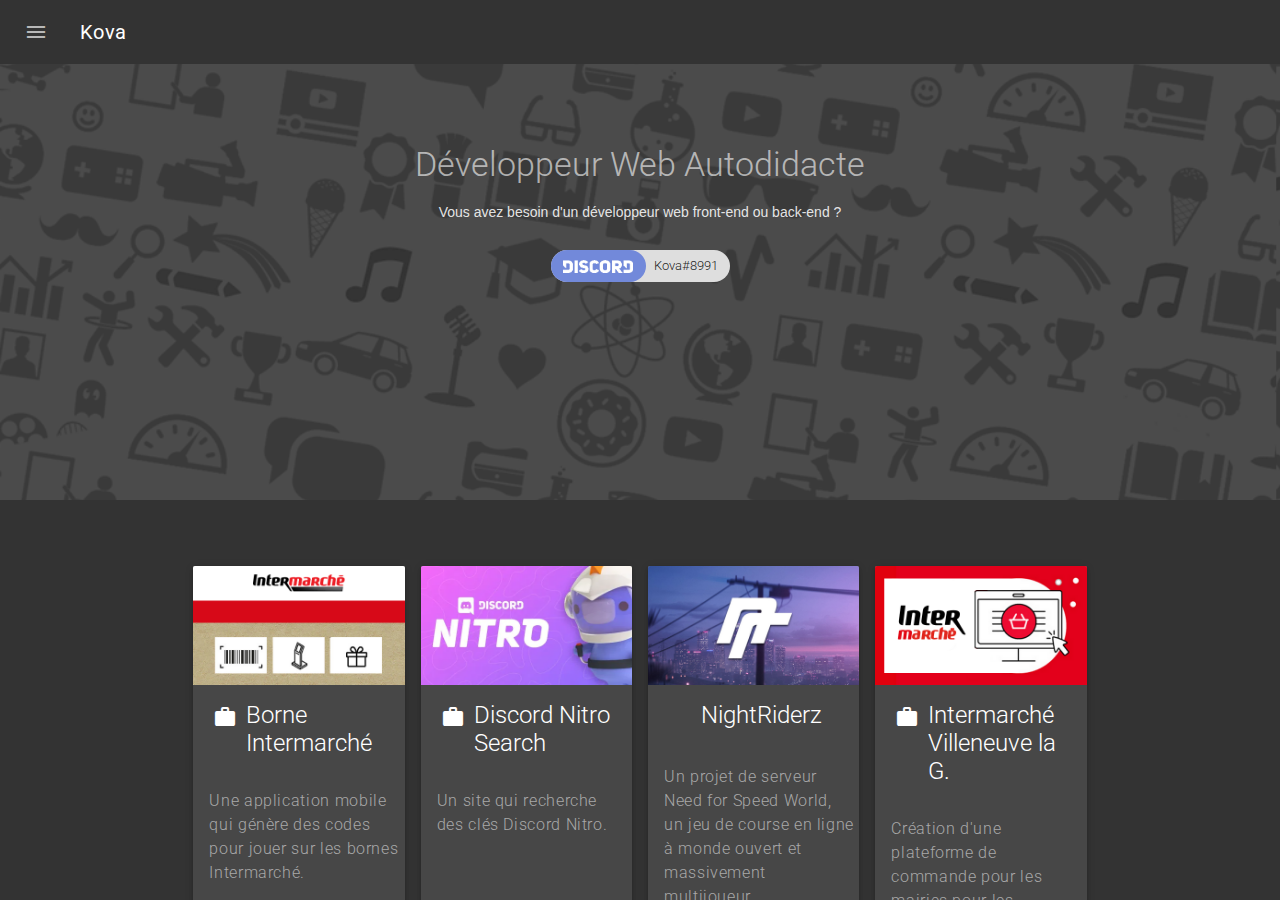
<file: index.html>
<!DOCTYPE html>
<html lang="fr" style="min-height: 100%;">

<head>
	<meta http-equiv="content-type" content="text/html; charset=utf-8">
	<meta name="viewport" content="width=device-width, initial-scale=1.0">
	<meta http-equiv="X-UA-Compatible" content="ie=edge">
	<title>Accueil - Kova</title>
	<link rel="stylesheet" href="https://fonts.googleapis.com/css?family=Roboto:regular,bold,italic,thin,light,bolditalic,black,medium&amp;lang=fr">
	<link rel="stylesheet" href="https://fonts.googleapis.com/icon?family=Material+Icons">
	<link rel="stylesheet" href="styles/devicon.min.css">
	<link rel="stylesheet" href="styles/material.min.css">
	<link rel="stylesheet" href="styles/app.css?=v2">
	<script src="js/jquery.min.js"></script>
</head>

<body>
	<div class="mdl-layout mdl-js-layout mdl-layout--fixed-header">
		<div class="kova-header mdl-layout__header mdl-layout__header--waterfall">
			<div class="mdl-layout__header-row">	<span class="kova-title mdl-layout-title pointer" onclick="location.href='#/accueil'"> Kova </span>
				<div class="kova-header-spacer mdl-layout-spacer"></div>	<span class="kova-mobile-title mdl-layout-title pointer" onclick="location.href='#/accueil'"> Kova </span>
			</div>
		</div>
		<div class="kova-drawer mdl-layout__drawer">	<span class="mdl-layout-title"> </span>
			<nav class="mdl-navigation">	<a class="mdl-navigation__link" href="https://github.com/Kovania" target="_blank">GitHub</a>
				<o class="mdl-navigation__link">Discord : Kova#8991</o>
			</nav>
		</div>
		<div class="kova-content mdl-layout__content">
			<div class="mdl-layout mdl-js-layout mdl-layout--fixed-header">
				<header class="mdl-layout__header" style="display: none;">
					<div class="mdl-layout__tab-bar mdl-js-ripple-effect mdl-color--primary-dark">
						<a href="#overview" id="tab1" class="mdl-layout__tab"></a>
						<a href="#ypg" id="tab-ypg" class="mdl-layout__tab"></a>
						<a href="#nr" id="tab-nr" class="mdl-layout__tab"></a>
						<a href="#taatu" id="tab-taatu" class="mdl-layout__tab"></a>
						<a href="#wr" id="tab-wr" class="mdl-layout__tab"></a>
						<a href="#imhd" id="tab-imhd" class="mdl-layout__tab"></a>
						<a href="#skype" id="tab-skype" class="mdl-layout__tab"></a>
						<a href="#itm" id="tab-itm" class="mdl-layout__tab"></a>
						<a href="#nitro" id="tab-nitro" class="mdl-layout__tab"></a>
						<a href="#borne" id="tab-borne" class="mdl-layout__tab"></a>
					</div>
				</header>
				<main class="mdl-layout__content one">
					<div class="kova-customized-section">
						<div class="kova-customized-section-text">
							<div class="mdl-typography--font-light mdl-typography--display-1-color-contrast">Développeur Web Autodidacte</div>
							<p class="mdl-typography--font-light">Vous avez besoin d'un développeur web front-end ou back-end ?
								<br>
								<br>	<span class="mdl-chip mdl-chip--contact">
    				<span class="mdl-chip__contact mdl-color-text--white discord"><img src="/images/icones/discord.png" style="height: 13px;margin-top: -2px;"></span>
								<span class="mdl-chip__text">Kova#8991</span>
								</span>
							</p>
						</div>
						<div class="kova-customized-section-image"></div>
					</div>
					<div id="kova-project" class="kova-more-section">
					
					<div class="mdl-tooltip mdl-tooltip--large" data-mdl-for="tt40">Projet sur GitHub</div>
					<div class="mdl-tooltip mdl-tooltip--large" data-mdl-for="tt41">Projet sur GitHub</div>
					<div class="mdl-tooltip mdl-tooltip--large" data-mdl-for="tt42">Propriétaire du projet</div>
					<div class="mdl-tooltip mdl-tooltip--large" data-mdl-for="tt43">Propriétaire du projet</div>
					<div class="mdl-tooltip mdl-tooltip--large" data-mdl-for="tt44">Propriétaire du projet</div>
					<div class="mdl-tooltip mdl-tooltip--large" data-mdl-for="tt45">Développeur Front-end et Back-end</div>
					<div class="mdl-tooltip mdl-tooltip--large" data-mdl-for="tt450">Développeur Front-end et Back-end</div>
					<div class="mdl-tooltip mdl-tooltip--large" data-mdl-for="tt451">Propriétaire du projet</div>
					<div class="mdl-tooltip mdl-tooltip--large" data-mdl-for="tt452">Propriétaire du projet</div>
					
						<div class="kova-card-container mdl-grid" style="width: 74%;">
							<div class="mdl-cell mdl-cell--3-col mdl-cell--4-col-tablet mdl-cell--4-col-phone mdl-card mdl-shadow--3dp pointer" onclick="location.href='#/borne';">
								<div class="mdl-card__media">
									<img src="images/borne.png">
								</div>
								<div class="mdl-card__title">
									<h4 class="mdl-card__title-text">
										<button id="tt452" class="mdl-button mdl-js-button mdl-button--icon github">
  											<span class="material-icons">work_outline</span>
										</button> Borne Intermarché</h4>
								</div>
								<div class="mdl-card__supporting-text">	<span class="mdl-typography--font-light mdl-typography--subhead">Une application mobile qui génère des codes pour jouer sur les bornes Intermarché.</span>
								</div>
							</div>
							<div class="mdl-cell mdl-cell--3-col mdl-cell--4-col-tablet mdl-cell--4-col-phone mdl-card mdl-shadow--3dp pointer" onclick="location.href='#/nitro';">
								<div class="mdl-card__media">
									<img src="images/nitro.png">
								</div>
								<div class="mdl-card__title">
									<h4 class="mdl-card__title-text">
										<button id="tt451" class="mdl-button mdl-js-button mdl-button--icon github">
  											<span class="material-icons">work_outline</span>
										</button> Discord Nitro Search</h4>
								</div>
								<div class="mdl-card__supporting-text">	<span class="mdl-typography--font-light mdl-typography--subhead"> Un site qui recherche des clés Discord Nitro.</span>
								</div>
							</div>
							<div class="mdl-cell mdl-cell--3-col mdl-cell--4-col-tablet mdl-cell--4-col-phone mdl-card mdl-shadow--3dp pointer" onclick="location.href='#/nitro';">
								<div class="mdl-card__media">
									<img src="images/nr.png">
								</div>
								<div class="mdl-card__title">
									<h4 class="mdl-card__title-text">
										<button id="tt450" class="mdl-button mdl-js-button mdl-button--icon github">
  											<span class="material-icons">supervised_user_circle</span>
										</button> NightRiderz</h4>
								</div>
								<div class="mdl-card__supporting-text">	<span class="mdl-typography--font-light mdl-typography--subhead">Un projet de serveur Need for Speed ​​World, un jeu de course en ligne à monde ouvert et massivement multijoueur.</span>
								</div>
							</div>
						
							<div class="mdl-cell mdl-cell--3-col mdl-cell--4-col-tablet mdl-cell--4-col-phone mdl-card mdl-shadow--3dp pointer" onclick="location.href='#/itm';">
								<div class="mdl-card__media">
									<img src="images/itm.png">
								</div>
								<div class="mdl-card__title">
									<h4 class="mdl-card__title-text">
										<button id="tt44" class="mdl-button mdl-js-button mdl-button--icon github">
  											<span class="material-icons">work_outline</span>
										</button> Intermarché Villeneuve la G.</h4>
								</div>
								<div class="mdl-card__supporting-text">	<span class="mdl-typography--font-light mdl-typography--subhead">Création d'une plateforme de commande pour les mairies pour les personnes âgées en confinement.</span>
								</div>
							</div>
							</div>
							<div class="kova-card-container mdl-grid" style="width: 74%;">
							<div class="mdl-cell mdl-cell--3-col mdl-cell--4-col-tablet mdl-cell--4-col-phone mdl-card mdl-shadow--3dp pointer" onclick="location.href='#/skype';">
								<div class="mdl-card__media">
									<img src="images/skype.png">
								</div>
								<div class="mdl-card__title">
									<h4 class="mdl-card__title-text">
										<button id="tt40" class="mdl-button mdl-js-button mdl-button--icon github">
  											<i class="devicon-github-plain"></i>
										</button> Skype Old Messages</h4>
								</div>
								<div class="mdl-card__supporting-text">	<span class="mdl-typography--font-light mdl-typography--subhead">Une petite application web permettant de consulter les anciens messages des anciennes versions de Skype.</span>
								</div>
							</div>
						<div class="mdl-cell mdl-cell--3-col mdl-cell--4-col-tablet mdl-cell--4-col-phone mdl-card mdl-shadow--3dp pointer" onclick="location.href='#/imhd';">
								<div class="mdl-card__media">
									<img src="images/imhd-sk.png">
								</div>
								<div class="mdl-card__title">
									<h4 class="mdl-card__title-text">
										<button id="tt41" class="mdl-button mdl-js-button mdl-button--icon github">
  											<i class="devicon-github-plain"></i>
										</button> IMHD API</h4>
								</div>
								<div class="mdl-card__supporting-text">	<span class="mdl-typography--font-light mdl-typography--subhead">Une API qui génère des itinéraires de transports en commun des villes Bratislava et Košice en Slovaquie.</span>
								</div>
							</div>
							<div class="mdl-cell mdl-cell--3-col mdl-cell--4-col-tablet mdl-cell--4-col-phone mdl-card mdl-shadow--3dp pointer" onclick="location.href='#/wr';">
								<div class="mdl-card__media">
									<img src="images/wr.png">
								</div>
								<div class="mdl-card__title">
									<h4 class="mdl-card__title-text">
										<button id="tt45" class="mdl-button mdl-js-button mdl-button--icon github">
  											<span class="material-icons">supervised_user_circle</span>
										</button> World Return</h4>
								</div>
								<div class="mdl-card__supporting-text">	<span class="mdl-typography--font-light mdl-typography--subhead">Un projet de serveur Need for Speed ​​World,
										un jeu de course en ligne à monde ouvert et massivement multijoueur.</span>
								</div>
							</div>
							</div>
						<div class="kova-card-container mdl-grid" style="width: 74%;">
							
							<div class="mdl-cell mdl-cell--3-col mdl-cell--4-col-tablet mdl-cell--4-col-phone mdl-card mdl-shadow--3dp pointer" onclick="location.href='#/taatu';">
								<div class="mdl-card__media">
									<img src="images/taatu.png">
								</div>
								<div class="mdl-card__title">
									<h4 class="mdl-card__title-text">
										<button id="tt43" class="mdl-button mdl-js-button mdl-button--icon github">
  											<span class="material-icons">work_outline</span>
										</button> TAATU Studio</h4>
								</div>
								<div class="mdl-card__supporting-text">	<span class="mdl-typography--font-light mdl-typography--subhead">Une
										communauté virtuelle où les utilisateurs pouvaient créer leur
										avatar et évoluer dans un environnement 2.5D.</span>
								</div>
							</div>
							<div class="mdl-cell mdl-cell--3-col mdl-cell--4-col-tablet mdl-cell--4-col-phone mdl-card mdl-shadow--3dp pointer" onclick="location.href='#/ypg';">
								<div class="mdl-card__media">
									<img src="images/ypg.png">
								</div>
								<div class="mdl-card__title">
									<h4 class="mdl-card__title-text">
										<button id="tt42" class="mdl-button mdl-js-button mdl-button--icon github">
  											<span class="material-icons">work_outline</span>
										</button> YouTube Player Games</h4>
								</div>
								<div class="mdl-card__supporting-text">	<span class="mdl-typography--font-light mdl-typography--subhead">Ce
										site avait pour objectif d'aider les Gameurs/euses de YouTube,
										en leurs proposent une alternative aux Chaînes Communautaires.</span>
								</div>
							</div>
						</div>
					</div>
					<div class="kova-screen-section mdl-typography--text-center">
						<div class="mdl-typography--display-1-color-contrast">Langues, frameworks, outils...</div>
						<br>
						<br>
						<div class="kova-card-container mdl-grid">
							<div class="mdl-tooltip mdl-tooltip--large" data-mdl-for="tt1">HTML</div>
							<div class="mdl-tooltip mdl-tooltip--large" data-mdl-for="tt2">CSS</div>
							<div class="mdl-tooltip mdl-tooltip--large" data-mdl-for="tt3">JavaScript</div>
							<div class="mdl-tooltip mdl-tooltip--large" data-mdl-for="tt4">JQuery</div>
							<div class="mdl-tooltip mdl-tooltip--large" data-mdl-for="tt5">PHP 5.6 / 7.3</div>
							<div class="mdl-tooltip mdl-tooltip--large" data-mdl-for="tt6">MySQL</div>
							<div class="mdl-tooltip mdl-tooltip--large" data-mdl-for="tt7">Java</div>
							<div class="mdl-tooltip mdl-tooltip--large" data-mdl-for="tt8">ActionScript 1 / 2</div>
							<div class="demo-card-event mdl-card mdl-shadow--2dp">
								<div class="mdl-card__title mdl-card--expand"> <i id="tt1" class="devicon-html5-plain-wordmark"></i>
								</div>
							</div>
							<div class="demo-card-event mdl-card mdl-shadow--2dp">
								<div class="mdl-card__title mdl-card--expand">	<i id="tt2" class="devicon-css3-plain-wordmark"></i>
								</div>
							</div>
							<div class="demo-card-event mdl-card mdl-shadow--2dp">
								<div class="mdl-card__title mdl-card--expand"> <i id="tt3" class="devicon-javascript-plain"></i>
								</div>
							</div>
							<div class="demo-card-event mdl-card mdl-shadow--2dp">
								<div class="mdl-card__title mdl-card--expand"> <i id="tt4" class="devicon-jquery-plain-wordmark"></i>
								</div>
							</div>
							<div class="demo-card-event mdl-card mdl-shadow--2dp">
								<div class="mdl-card__title mdl-card--expand"> <i id="tt5" class="devicon-php-plain"></i>
								</div>
							</div>
							<div class="demo-card-event mdl-card mdl-shadow--2dp">
								<div class="mdl-card__title mdl-card--expand">	<i id="tt6" class="devicon-mysql-plain-wordmark"></i>
								</div>
							</div>
							<div class="demo-card-event mdl-card mdl-shadow--2dp">
								<div class="mdl-card__title mdl-card--expand"> <i id="tt7" class="devicon-java-plain-wordmark"></i>
								</div>
							</div>
							<div class="demo-card-event mdl-card mdl-shadow--2dp">
								<div class="mdl-card__title mdl-card--expand">
									<img id="tt8" src="/images/icones/as.png" style="height: 110px;">
								</div>
							</div>
						</div>
						<div class="kova-card-container mdl-grid">
							<div class="mdl-tooltip mdl-tooltip--large" data-mdl-for="tt9">AmfPHP 1.9 / 2.2</div>
							<div class="mdl-tooltip mdl-tooltip--large" data-mdl-for="tt10">Polymer</div>
							<div class="mdl-tooltip mdl-tooltip--large" data-mdl-for="tt11">Material Design Lite</div>
							<div class="mdl-tooltip mdl-tooltip--large" data-mdl-for="tt12">Red5 Media Server</div>
							<div class="mdl-tooltip mdl-tooltip--large" data-mdl-for="tt13">Red5 PRO</div>
							<div class="mdl-tooltip mdl-tooltip--large" data-mdl-for="tt14">Google APIs</div>
							<div class="mdl-tooltip mdl-tooltip--large" data-mdl-for="tt21">Electron.js</div>
							<div class="demo-card-event mdl-card mdl-shadow--2dp">
								<div class="mdl-card__title mdl-card--expand">
									<img id="tt9" src="/images/icones/amf.png" style="height: 40px;">
								</div>
							</div>
							<div class="demo-card-event mdl-card mdl-shadow--2dp">
								<div class="mdl-card__title mdl-card--expand">
									<img id="tt10" src="/images/icones/polymer.png" style="height: 110px;">
								</div>
							</div>
							<div class="demo-card-event mdl-card mdl-shadow--2dp">
								<div class="mdl-card__title mdl-card--expand">
									<svg id="tt11" xmlns="http://www.w3.org/2000/svg" width="118" height="118" viewBox="0 0 118 118">
										<path d="M0 118h118V0H0v118zm3-3V5l54.5 110h3L5 3h108L59 111.97l1.5 3.03L115 5v110H3z" fill="#FFF" fill-rule="evenodd" />
									</svg>
								</div>
							</div>
							<div class="demo-card-event mdl-card mdl-shadow--2dp">
								<div class="mdl-card__title mdl-card--expand">
									<img id="tt12" src="/images/icones/red5.png" style="height: 48px;">
								</div>
							</div>
							<div class="demo-card-event mdl-card mdl-shadow--2dp">
								<div class="mdl-card__title mdl-card--expand">
									<img id="tt13" src="/images/icones/red5pro.png" style="height: 32px;">
								</div>
							</div>
							<div class="demo-card-event mdl-card mdl-shadow--2dp">
								<div class="mdl-card__title mdl-card--expand">
									<img id="tt14" src="/images/icones/google-api.png" style="height: 30px;">
								</div>
							</div>
							<div class="demo-card-event mdl-card mdl-shadow--2dp">
								<div class="mdl-card__title mdl-card--expand">
									<img id="tt21" src="/images/icones/electron.png" style="height: 120px;">
								</div>
							</div>
						</div>
						<div class="kova-card-container mdl-grid">
							<div class="mdl-tooltip mdl-tooltip--large" data-mdl-for="tt15">Apache</div>
							<div class="mdl-tooltip mdl-tooltip--large" data-mdl-for="tt16">Ubuntu 16 / 18</div>
							<div class="mdl-tooltip mdl-tooltip--large" data-mdl-for="tt17">GitHub</div>
							<div class="mdl-tooltip mdl-tooltip--large" data-mdl-for="tt18">GitLab</div>
							<div class="mdl-tooltip mdl-tooltip--large" data-mdl-for="tt19">Eclipse IDE for PHP/Java</div>
							<div class="mdl-tooltip mdl-tooltip--large" data-mdl-for="tt20">Codiad (Web IDE)</div>
							<div class="mdl-tooltip mdl-tooltip--large" data-mdl-for="tt50">Navicat</div>
							<div class="demo-card-event mdl-card mdl-shadow--2dp">
								<div class="mdl-card__title mdl-card--expand"> <i id="tt15" class="devicon-apache-line-wordmark"></i>
								</div>
							</div>
							<div class="demo-card-event mdl-card mdl-shadow--2dp">
								<div class="mdl-card__title mdl-card--expand"> <i id="tt16" class="devicon-ubuntu-plain-wordmark"></i>
								</div>
							</div>
							<div class="demo-card-event mdl-card mdl-shadow--2dp">
								<div class="mdl-card__title mdl-card--expand"> <i id="tt17" class="devicon-github-plain-wordmark"></i>
								</div>
							</div>
							<div class="demo-card-event mdl-card mdl-shadow--2dp">
								<div class="mdl-card__title mdl-card--expand"> <i id="tt18" class="devicon-gitlab-plain-wordmark"></i>
								</div>
							</div>
							<div class="demo-card-event mdl-card mdl-shadow--2dp">
								<div class="mdl-card__title mdl-card--expand">
									<img id="tt19" src="/images/icones/eclipse.png" style="height: 28px;">
								</div>
							</div>
							<div class="demo-card-event mdl-card mdl-shadow--2dp">
								<div class="mdl-card__title mdl-card--expand">
									<img id="tt20" src="/images/icones/codiad.png" style="height: 110px;">
								</div>
							</div>
							<div class="demo-card-event mdl-card mdl-shadow--2dp">
								<div class="mdl-card__title mdl-card--expand">
									<img id="tt50" src="/images/icones/navicat.png" style="height: 110px;">
								</div>
							</div>
						</div>
						<br>
						<br>
						<br>
						<div class="mdl-typography--display-1-color-contrast">Radio</div>
						<br>
						<br>
						<div class="kova-card-container mdl-grid">
							<div class="mdl-tooltip mdl-tooltip--large" data-mdl-for="tt70">IceCast Media Server</div>
							<div class="mdl-tooltip mdl-tooltip--large" data-mdl-for="tt71">My Radiomatisme</div>
							<div class="mdl-tooltip mdl-tooltip--large" data-mdl-for="tt72">My Radiomatisme Finale</div>
							<div class="mdl-tooltip mdl-tooltip--large" data-mdl-for="tt73">Freqq / B2o</div>
							<div class="mdl-tooltip mdl-tooltip--large" data-mdl-for="tt74">PlayIt Cartwall</div>
							<div class="mdl-tooltip mdl-tooltip--large" data-mdl-for="tt75">Centova Cast</div>
							<div class="mdl-tooltip mdl-tooltip--large" data-mdl-for="tt76">LibreTime</div>
							<div class="demo-card-event mdl-card mdl-shadow--2dp">
								<div class="mdl-card__title mdl-card--expand">
									<img id="tt70" src="/images/icones/icecast.png" style="height: 27px;">
								</div>
							</div>
							<div class="demo-card-event mdl-card mdl-shadow--2dp">
								<div class="mdl-card__title mdl-card--expand">
									<img id="tt71" src="/images/icones/myradio.png">
								</div>
							</div>
							<div class="demo-card-event mdl-card mdl-shadow--2dp">
								<div class="mdl-card__title mdl-card--expand">
									<img id="tt72" src="/images/icones/myradio.png">
								</div>
							</div>
							<div class="demo-card-event mdl-card mdl-shadow--2dp">
								<div class="mdl-card__title mdl-card--expand">
									<img id="tt73" src="/images/icones/freqq.png">
								</div>
							</div>
							<div class="demo-card-event mdl-card mdl-shadow--2dp">
								<div class="mdl-card__title mdl-card--expand">
									<img id="tt74" src="/images/icones/playit.png">
								</div>
							</div>
							<div class="demo-card-event mdl-card mdl-shadow--2dp">
								<div class="mdl-card__title mdl-card--expand">
									<img id="tt75" src="/images/icones/centova-cast.png" style="height: 55px;">
								</div>
							</div>
							<div class="demo-card-event mdl-card mdl-shadow--2dp">
								<div class="mdl-card__title mdl-card--expand">
									<img id="tt76" src="/images/icones/libretime.png" style="height: 95px;">
								</div>
							</div>
							<div class="demo-card-event mdl-card mdl-shadow--2dp">
								<div class="mdl-card__title mdl-card--expand configsize">
									Transmetteur FM<br><br>5W<br>Stéréo PLL<br>87 MHz > 109 MHz
								</div>
							</div>
						</div>

					</div>				
					<footer class="mdl-mini-footer">
						<div class="mdl-mini-footer__left-section">
							<div class="mdl-logo">Made with <font color="red">♥</font> by Kova</div>
						</div>
					</footer>
				</main>
				<main class="mdl-layout__content two">
					<div class="mdl-layout__tab-panel" id="overview" title="Accueil"></div>
					<div class="mdl-layout__tab-panel" id="nr" data-include="nr" titre="NightRiderz"></div>
					<div class="mdl-layout__tab-panel" id="ypg" data-include="ypg" titre="YPGames"></div>
					<div class="mdl-layout__tab-panel" id="wr" data-include="wr" titre="World Return"></div>
					<div class="mdl-layout__tab-panel" id="taatu" data-include="taatu" titre="TAATU Studio"></div>
					<div class="mdl-layout__tab-panel" id="imhd" data-include="imhd" titre="IMHD API"></div>
					<div class="mdl-layout__tab-panel" id="skype" data-include="skype" titre="Skype Old Messages"></div>
					<div class="mdl-layout__tab-panel" id="itm" data-include="itm" titre="Intermarché Villeneuve la Guyard"></div>
					<div class="mdl-layout__tab-panel" id="nitro" data-include="nitro" titre="Discord Nitro Search"></div>
					<div class="mdl-layout__tab-panel" id="borne" data-include="borne" titre="Borne Intermarché"></div>
				</main>
			</div>
		</div>
	</div>
	<script src="js/material.min.js"></script>
	<script src="js/app.js?=v2"></script>
	<script src="js/jquery.magnific-popup.min.js"></script>
</body>

</html>
</file>
<file: styles/app.css>
/**
 * Copyright 2015 Google Inc. All Rights Reserved.
 *
 * Licensed under the Apache License, Version 2.0 (the "License");
 * you may not use this file except in compliance with the License.
 * You may obtain a copy of the License at
 *
 *      http://www.apache.org/licenses/LICENSE-2.0
 *
 * Unless required by applicable law or agreed to in writing, software
 * distributed under the License is distributed on an "AS IS" BASIS,
 * WITHOUT WARRANTIES OR CONDITIONS OF ANY KIND, either express or implied.
 * See the License for the specific language governing permissions and
 * limitations under the License.
 */

body {
	margin: 0;
}
html {
	color: rgba(255, 255, 255, 0.87);
}
/* Disable ugly boxes around images in IE10 */

a img {
	border: 0px;
}
.mdl-chip__contact {
	width: 95px;
	font-size: 17px;
}
a {
	color: #47ADFE;
	font-weight: 500;
	text-decoration: none;
}
.kova-content {
	background: #474747;
}
.discord {
	background: #7289da;
}
.two {
	background: #474747;
	display: none;
}
.mdl-tooltip {
	max-width: initial;
}
.demo-card-event.mdl-card {
	width: 150px;
	height: 150px;
	min-height: initial;
	background: #333;
	font-size: 110px;
	margin-left: 5px;
	margin-right: 5px;
	margin-top: 10px;
}
.demo-card-event > .mdl-card__actions {
	border-color: rgba(255, 255, 255, 0.2);
}
.demo-card-event > .mdl-card__title {
	justify-content: center;
}
.demo-card-event > .mdl-card__title {
	color: #fff;
}
.mdl-list__item {
	line-height: 1.4;
	color: white;
}
.mdl-data-table th {
	color: rgba(255, 255, 255, 0.87);
	text-align: left;
}
.mdl-data-table td {
	text-align: left;
}
.mdl-mini-footer__left-section {
	margin: 0 auto;
	width: 189px;
}
.mdl-layout__container {
	background: #333;
}
.mdl-typography--display-1-color-contrast {
	opacity: 0.70;
}
::-moz-selection {
	background-color: #6ab344;
	color: #fff;
}
::selection {
	background-color: #47ADFE;
	color: #fff;
}
.kova-fab {
	position: absolute;
	right: 20%;
	bottom: -26px;
	z-index: 3;
	background: #64ffda !important;
	color: black !important;
}
.kova-mobile-title {
	display: none !important;
}
.kova-logo-image {
	height: 42px;
}
.kova-header {
	overflow: visible;
	background-color: #333;
}
.kova-header .material-icons {
	color: #ffffff;
	opacity: .65;
}
.kova-header .mdl-layout__drawer-button {
	background: transparent;
	color: #767777;
}
.kova-header .mdl-navigation__link:hover {
	opacity: 1;
}
.kova-header .mdl-navigation__link {
	color: #ffffff;
	opacity: .65;
	font-weight: 700;
	font-size: 14px;
}
.kova-navigation-container {
	/* Simple hack to make the overflow happen to the left instead... */
	direction: rtl;
	order: 1;
	width: 500px;
	transition: opacity 0.2s cubic-bezier(0.4, 0, 0.2, 1), width 0.2s cubic-bezier(0.4, 0, 0.2, 1);
}
.kova-navigation {
	/* ... and now make sure the content is actually LTR */
	direction: ltr;
	justify-content: flex-end;
	width: 800px;
}
.kova-drawer {
	border-right: none;
	background: #333;
}
.mdl-layout__drawer .mdl-navigation .mdl-navigation__link:hover {
	background-color: rgba(255, 255, 255, 0.1);
}
.kova-drawer-separator {
	height: 1px;
	background-color: #000000;
	margin: 8px 0;
}
.kova-drawer .mdl-navigation__link.mdl-navigation__link {
	font-size: 14px;
	color: #ffffff;
}
.kova-drawer span.mdl-navigation__link.mdl-navigation__link {
	color: #47ADFE;
}
.kova-drawer .mdl-layout-title {
	position: relative;
	background-color: rgba(255, 255, 255, 0.1);
	background: url(https://avatars0.githubusercontent.com/u/18170201);
	background-size: cover;
	height: 240px;
}
.wrpages {
	margin-left: auto;
	margin-right: auto;
	max-width: 1044px;
	margin-bottom: 20px;
	padding: 15px;
}
.kova-drawer .kova-logo-image {
	position: absolute;
	bottom: 16px;
}
.mdl-data-table {
	width: 100%;
	table-layout: fixed;
	background-color: #333;
}
.mdl-data-table tbody tr:hover {
	background-color: rgba(255, 255, 255, 0.1);
}
.mdl-card {
	background: #474747;
}
.kova-be-together-section {
	position: relative;
	height: 500px;
	width: auto;
	background: url('https://playkova.com/images/city4.png') center 70% no-repeat;
	background-size: cover;
}
.logo-font {
	font-family: 'Roboto', 'Helvetica', 'Arial', sans-serif;
	line-height: 1;
	color: #767777;
	font-weight: 500;
}
.kova-slogan {
	font-size: 60px;
	padding-top: 40px;
}
.kova-sub-slogan {
	font-size: 21px;
	padding-top: 24px;
}
.kova-create-character {
	font-size: 21px;
	padding-top: 400px;
}
.kova-screen-section {
	background: #474747;
	position: relative;
	padding-top: 60px;
	padding-bottom: 80px;
}
.kova-screens {
	text-align: right;
	width: 100%;
	white-space: nowrap;
	overflow-x: auto;
}
.kova-screen {
	text-align: center;
}
.kova-screen .kova-link {
	margin-top: 16px;
	display: block;
	z-index: 2;
}
.kova-wear .kova-screen-image {
	width: 40%;
	z-index: 1;
}
.kova-phone {
	display: inline-block;
	width: 64px;
	margin-right: 48px;
}
.kova-phone .kova-screen-image {
	width: 100%;
	z-index: 1;
}
.kova-tablet {
	display: inline-block;
	width: 110px;
	margin-right: 64px;
}
.kova-tablet .kova-screen-image {
	width: 100%;
	z-index: 1;
}
.kova-tablet .kova-link {
	display: block;
	z-index: 2;
}
.kova-tv {
	display: inline-block;
	width: 300px;
	margin-right: 80px;
}
.kova-tv .kova-screen-image {
	width: 100%;
	z-index: 1;
}
.kova-auto {
	display: inline-block;
	width: 300px;
	overflow: hidden;
}
.kova-auto .kova-screen-image {
	display: block;
	height: 300px;
	z-index: 1;
}
.kova-wear-section {
	position: relative;
	background-size: cover!important;
	height: 680px;
	-webkit-transition: background-image 0.2s ease-in-out;
	transition: background-image 0.2s ease-in-out;
}
.kova-wear-band {
	position: absolute;
	bottom: 0;
	width: 100%;
	text-align: center;
	background-color: #333;
	height: 184px;
}
.kova-wear-band-text {
	margin-left: auto;
	margin-right: auto;
	max-width: 1044px;
	padding: 24px;
	text-align: left;
	color: white;
}
.kova-wear-band-text p {
	padding-top: 8px;
}
.kova-link {
	text-decoration: none;
	color: #47ADFE !important;
}
.kova-link:hover {
	color: #7cb342 !important;
}
.kova-link .material-icons {
	position: relative;
	top: -1px;
	vertical-align: middle;
}
.kova-alt-link {
	text-decoration: none;
	color: #64ffda !important;
	font-size: 16px;
}
.kova-alt-link:hover {
	color: #00bfa5 !important;
}
.kova-alt-link .material-icons {
	position: relative;
	top: 6px;
}
.kova-customized-section {
	text-align: center;
	background: url(/images/banner.png) center, #474747;
	background-size: cover;
}
.kova-customized-section-text {
	max-width: 500px;
	margin-left: auto;
	margin-right: auto;
	padding: 80px 16px 0 16px;
}
.kova-customized-section-text p {
	padding-top: 16px;
}
.kova-customized-section-image {
	height: 200px;
}
.kova-more-section {
	background: #333;
	padding: 50px 0;
	max-width: 1744px;
	margin-left: auto;
	margin-right: auto;
}
.kova-more-section .kova-section-title {
	margin-left: 12px;
	padding-bottom: 24px;
}
.kova-card-container {
	justify-content: center;
}
.kova-card-container .mdl-card__media {
	overflow: hidden;
	background: transparent;
}
.kova-card-container .mdl-card__media img {
	width: 100%;
	background-color: grey;
}
.kova-card-container .mdl-card__title {
	background: transparent;
	height: auto;
}
.kova-card-container .mdl-card__title-text {
	color: white;
	height: auto;
}
.kova-card-container .mdl-card__supporting-text {
	height: auto;
	color: darkgrey;
}
.kova-card-container .mdl-card__actions {
	position: absolute;
	bottom: 0;
}
.kova-card-container .mdl-card__actions a {
	border-top: none;
	font-size: 16px;
}
.kova-footer {
	background-color: #333;
	position: relative;
}
.kova-footer a:hover {
	color: #47ADFE;
}
.kova-footer .mdl-mega-footer--top-section::after {
	border-bottom: none;
}
.kova-footer .mdl-mega-footer--middle-section::after {
	border-bottom: none;
}
.kova-footer .mdl-mega-footer--bottom-section {
	position: relative;
}
.kova-footer .mdl-mega-footer--bottom-section a {
	margin-right: 2em;
}
.kova-footer .mdl-mega-footer--right-section a .material-icons {
	position: relative;
	top: 6px;
}
.kova-link-menu:hover {
	cursor: pointer;
}
@media (min-width: 840px) {
	.mdl-cell--3-col,
	.mdl-cell--3-col-desktop.mdl-cell--3-col-desktop {
		width: calc(24% - 16px);
	}
}
/**** Mobile layout ****/

@media (max-width: 900px) {
	.kova-navigation-container {
		display: none;
	}
	.kova-title {
		display: none !important;
	}
	.kova-mobile-title {
		display: block !important;
		position: absolute;
		transition: opacity 0.2s cubic-bezier(0.4, 0, 0.2, 1);
	}
	/* WebViews in iOS 9 break the "~" operator, and WebViews in OS X 10.10 break
     consecutive "+" operators in some cases. Therefore, we need to use both
     here to cover all the bases. */
	.kova.kova-search-box.is-focused ~ .kova-mobile-title,
	.kova-search-box.is-focused + .kova-navigation-container + .kova-mobile-title {
		opacity: 0;
	}
	.kova-more-button {
		display: none;
	}
	.kova-search-box.is-focused {
		width: calc(100% - 48px);
	}
	.kova-search-box .mdl-textfield__expandable-holder {
		width: 100%;
	}
	.kova-sub-slogan {
		font-size: 16px;
		margin: 0 16px;
		padding-top: 8px;
	}
	.kova-create-character {
		padding-top: 200px;
		font-size: 16px;
	}
	.kova-create-character img {
		height: 12px;
	}
	.kova-fab {
		display: none;
	}
	.kova-wear-band-text {
		margin-left: 0;
		padding: 16px;
	}
	.kova-footer .mdl-mega-footer--bottom-section {
		display: none;
	}
}
.pointer {
	cursor: pointer;
}
figure img {
	max-height: 100%;
	max-width: 100%;
}
.mfp-bg {
	top: 0;
	left: 0;
	width: 100%;
	height: 100%;
	z-index: 1042;
	overflow: hidden;
	position: fixed;
	background: #0b0b0b;
	opacity: .8;
	filter: alpha(opacity=80)
}
.mfp-wrap {
	top: 0;
	left: 0;
	width: 100%;
	height: 100%;
	z-index: 1043;
	position: fixed;
	outline: 0!important;
	-webkit-backface-visibility: hidden
}
.mfp-container {
	text-align: center;
	position: absolute;
	width: 100%;
	height: 100%;
	left: 0;
	top: 0;
	padding: 0 8px;
	-webkit-box-sizing: border-box;
	-moz-box-sizing: border-box;
	box-sizing: border-box
}
.mfp-container:before {
	content: '';
	display: inline-block;
	height: 100%;
	vertical-align: middle
}
.mfp-align-top .mfp-container:before {
	display: none
}
.mfp-content {
	position: relative;
	display: inline-block;
	vertical-align: middle;
	margin: 0 auto;
	text-align: left;
	z-index: 1045
}
button.mfp-arrow,
button.mfp-close {
	overflow: visible;
	cursor: pointer;
	background: 0 0;
	border: 0;
	-webkit-appearance: none;
	display: block;
	outline: 0;
	padding: 0;
	z-index: 1046;
	-webkit-box-shadow: none;
	box-shadow: none
}
.mfp-close {
	width: 44px;
	height: 44px;
	line-height: 44px;
	position: absolute;
	right: 0;
	top: 0;
	text-decoration: none;
	text-align: center;
	opacity: .65;
	filter: alpha(opacity=65);
	padding: 0 0 18px 10px;
	color: #FFF;
	font-style: normal;
	font-size: 28px;
	font-family: Arial, Baskerville, monospace
}
.mfp-close:focus,
.mfp-close:hover {
	opacity: 1;
	filter: alpha(opacity=100)
}
.mfp-close:active {
	top: 1px
}
.mfp-close-btn-in .mfp-close {
	color: #333
}
.mfp-iframe-holder .mfp-close,
.mfp-image-holder .mfp-close {
	color: #FFF;
	right: -6px;
	text-align: right;
	padding-right: 6px;
	width: 100%
}
.mfp-counter {
	display: none;
}
.mfp-arrow {
	position: absolute;
	opacity: .65;
	filter: alpha(opacity=65);
	margin: -55px 0 0;
	top: 50%;
	padding: 0;
	width: 90px;
	height: 110px;
	-webkit-tap-highlight-color: transparent
}
.mfp-arrow:active {
	margin-top: -54px
}
.mfp-arrow:focus,
.mfp-arrow:hover {
	opacity: 1;
	filter: alpha(opacity=100)
}
.mfp-arrow .mfp-a,
.mfp-arrow .mfp-b,
.mfp-arrow:after,
.mfp-arrow:before {
	content: '';
	display: block;
	width: 0;
	height: 0;
	position: absolute;
	left: 0;
	top: 0;
	margin-top: 35px;
	margin-left: 35px;
	border: inset transparent
}
.mfp-arrow .mfp-a,
.mfp-arrow:after {
	border-top-width: 13px;
	border-bottom-width: 13px;
	top: 8px
}
.mfp-arrow .mfp-b,
.mfp-arrow:before {
	border-top-width: 21px;
	border-bottom-width: 21px;
	opacity: .7
}
.mfp-arrow-left {
	left: 0
}
.mfp-arrow-left .mfp-a,
.mfp-arrow-left:after {
	border-right: 17px solid #FFF;
	margin-left: 31px
}
.mfp-arrow-left .mfp-b,
.mfp-arrow-left:before {
	margin-left: 25px;
	border-right: 27px solid #3F3F3F
}
.mfp-arrow-right {
	right: 0
}
.mfp-arrow-right .mfp-a,
.mfp-arrow-right:after {
	border-left: 17px solid #FFF;
	margin-left: 39px
}
.mfp-arrow-right .mfp-b,
.mfp-arrow-right:before {
	border-left: 27px solid #3F3F3F
}
.popup-gallery-taatu img,
.popup-gallery-ypg img,
.popup-gallery-wr img,
.popup-gallery-itm img {
	margin-bottom: 4px;
}

.github {
	padding: 3px;
    margin-right: 5px;
}

.configsize {
	font-size: 12px!important;
}

/* Scrollbar */

::-webkit-scrollbar {
	width: 12px;
	height: 12px;
}
::-webkit-scrollbar-thumb {
	border-radius: 6px;
	min-height: 50px;
}
::-webkit-scrollbar {
	width: 12px;
	height: 12px;
}
::-webkit-scrollbar-thumb:hover {
	border-radius: 6px;
	min-height: 50px;
}
::-webkit-scrollbar-thumb {
	border-radius: 6px;
	min-height: 50px;
}
::-webkit-scrollbar-thumb {
	background-color: #333;
	border: 2px solid #000;
}
::-webkit-scrollbar-track {
	background-color: #333;
}
::-webkit-scrollbar-thumb:hover {
	background-color: #333;
	border: 2px solid #000;
}
::-webkit-scrollbar-thumb {
	background-color: #333;
	border: 2px solid #000;
}
</file>
<file: styles/devicon.min.css>
@font-face{font-family:devicon;src:url(fonts/devicon.eot?-hdf3wh);src:url(fonts/devicon.eot?#iefix-hdf3wh) format('embedded-opentype'),url(fonts/devicon.woff?-hdf3wh) format('woff'),url(fonts/devicon.ttf?-hdf3wh) format('truetype'),url(fonts/devicon.svg?-hdf3wh#devicon) format('svg');font-weight:400;font-style:normal}[class*=" devicon-"],[class^=devicon-]{font-family:devicon;speak:none;font-style:normal;font-weight:400;font-variant:normal;text-transform:none;line-height:1;-webkit-font-smoothing:antialiased;-moz-osx-font-smoothing:grayscale}.devicon-sketch-line-wordmark:before{content:"\e94c"}.devicon-sketch-line:before{content:"\e94d"}.devicon-npm-original-wordmark:before{content:"\e952"}.devicon-ionic-original-wordmark:before{content:"\e953"}.devicon-ionic-original:before{content:"\e954"}.devicon-ember-original-wordmark:before{content:"\e955"}.devicon-electron-original-wordmark:before{content:"\e956"}.devicon-electron-original:before{content:"\e957"}.devicon-vagrant-plain-wordmark:before{content:"\e94e"}.devicon-vagrant-plain:before{content:"\e94f"}.devicon-yarn-plain-wordmark:before{content:"\e950"}.devicon-yarn-plain:before{content:"\e951"}.devicon-handlebars-plain-wordmark:before{content:"\e94a"}.devicon-handlebars-plain:before{content:"\e94b"}.devicon-couchdb-plain-wordmark:before{content:"\e948"}.devicon-couchdb-plain:before{content:"\e949"}.devicon-behance-plain-wordmark:before{content:"\e943"}.devicon-behance-plain:before{content:"\e945"}.devicon-linkedin-plain-wordmark:before{content:"\e946"}.devicon-linkedin-plain:before{content:"\e947"}.devicon-ceylon-plain-wordmark:before{content:"\e943"}.devicon-ceylon-plain:before{content:"\e944"}.devicon-elm-plain-wordmark:before{content:"\e941"}.devicon-elm-plain:before{content:"\e942"}.devicon-cakephp-plain-wordmark:before{content:"\e93f"}.devicon-cakephp-plain:before{content:"\e940"}.devicon-stylus-original:before{content:"\e93e"}.devicon-express-original-wordmark:before{content:"\e93c"}.devicon-express-original:before{content:"\e93d"}.devicon-devicon-plain-wordmark:before{content:"\e93a"}.devicon-devicon-plain:before{content:"\e93b"}.devicon-intellij-plain-wordmark:before{content:"\e932"}.devicon-intellij-plain:before{content:"\e933"}.devicon-pycharm-plain-wordmark:before{content:"\e934"}.devicon-pycharm-plain:before{content:"\e935"}.devicon-rubymine-plain-wordmark:before{content:"\e936"}.devicon-rubymine-plain:before{content:"\e937"}.devicon-webstorm-plain-wordmark:before{content:"\e938"}.devicon-webstorm-plain:before{content:"\e939"}.devicon-tomcat-line-wordmark:before{content:"\e92c"}.devicon-tomcat-line:before{content:"\e92d"}.devicon-vuejs-line-wordmark:before{content:"\e92e"}.devicon-vuejs-line:before{content:"\e92f"}.devicon-vuejs-plain-wordmark:before{content:"\e930"}.devicon-vuejs-plain:before{content:"\e931"}.devicon-swift-plain-wordmark:before{content:"\e92a"}.devicon-swift-plain:before{content:"\e92b"}.devicon-webpack-plain-wordmark:before{content:"\e928"}.devicon-webpack-plain:before{content:"\e929"}.devicon-visualstudio-plain-wordmark:before{content:"\e926"}.devicon-visualstudio-plain:before{content:"\e927"}.devicon-slack-plain-wordmark:before{content:"\e924"}.devicon-slack-plain:before{content:"\e925"}.devicon-facebook-original:before,.devicon-facebook-plain:before{content:"\e91c"}.devicon-typescript-original:before,.devicon-typescript-plain:before{content:"\e920"}.devicon-babel-original:before,.devicon-babel-plain:before{content:"\e921"}.devicon-mocha-plain:before{content:"\e919"}.devicon-jasmine-plain-wordmark:before{content:"\e91b"}.devicon-jasmine-plain:before{content:"\e91a"}.devicon-gatling-plain-wordmark:before{content:"\e918"}.devicon-gatling-plain:before{content:"\e917"}.devicon-ssh-original-wordmark:before,.devicon-ssh-plain-wordmark:before{content:"\e916"}.devicon-ssh-original:before,.devicon-ssh-plain:before{content:"\e915"}.devicon-sourcetree-original-wordmark:before,.devicon-sourcetree-plain-wordmark:before{content:"\e914"}.devicon-sourcetree-original:before,.devicon-sourcetree-plain:before{content:"\e913"}.devicon-phpstorm-plain-wordmark:before{content:"\e912"}.devicon-phpstorm-plain:before{content:"\e911"}.devicon-protractor-plain-wordmark:before{content:"\e901"}.devicon-protractor-plain:before{content:"\e900"}.devicon-gradle-plain-wordmark:before{content:"\e8f1"}.devicon-gradle-plain:before{content:"\e902"}.devicon-cucumber-plain-wordmark:before{content:"\e905"}.devicon-cucumber-plain:before{content:"\e904"}.devicon-jeet-plain-wordmark:before{content:"\e906"}.devicon-jeet-plain:before{content:"\e903"}.devicon-gitlab-plain-wordmark:before{content:"\e908"}.devicon-gitlab-plain:before{content:"\e907"}.devicon-github-original-wordmark:before,.devicon-github-plain-wordmark:before{content:"\e90a"}.devicon-github-original:before,.devicon-github-plain:before{content:"\e909"}.devicon-d3js-plain:before{content:"\e90c"}.devicon-confluence-original-wordmark:before,.devicon-confluence-plain-wordmark:before{content:"\e90e"}.devicon-confluence-original:before,.devicon-confluence-plain:before{content:"\e90d"}.devicon-bitbucket-original-wordmark:before,.devicon-bitbucket-plain-wordmark:before{content:"\e910"}.devicon-bitbucket-original:before,.devicon-bitbucket-plain:before{content:"\e90f"}.devicon-safari-line-wordmark:before{content:"\e632"}.devicon-safari-line:before{content:"\e63a"}.devicon-safari-plain-wordmark:before{content:"\e63b"}.devicon-safari-plain:before{content:"\e63c"}.devicon-jetbrains-line-wordmark:before,.devicon-jetbrains-line:before,.devicon-jetbrains-plain-wordmark:before,.devicon-jetbrains-plain:before{content:"\e63d"}.devicon-django-line-wordmark:before,.devicon-django-line:before{content:"\e63e"}.devicon-django-plain-wordmark:before,.devicon-django-plain:before{content:"\e63f"}.devicon-gimp-plain:before{content:"\e633"}.devicon-redhat-plain-wordmark:before{content:"\e62a"}.devicon-redhat-plain:before{content:"\e62b"}.devicon-cplusplus-line-wordmark:before,.devicon-cplusplus-line:before{content:"\e634"}.devicon-cplusplus-plain-wordmark:before,.devicon-cplusplus-plain:before{content:"\e635"}.devicon-csharp-line-wordmark:before,.devicon-csharp-line:before{content:"\e636"}.devicon-csharp-plain-wordmark:before,.devicon-csharp-plain:before{content:"\e637"}.devicon-c-line-wordmark:before,.devicon-c-line:before{content:"\e638"}.devicon-c-plain-wordmark:before,.devicon-c-plain:before{content:"\e639"}.devicon-nodewebkit-line-wordmark:before{content:"\e611"}.devicon-nodewebkit-line:before{content:"\e612"}.devicon-nodewebkit-plain-wordmark:before{content:"\e613"}.devicon-nodewebkit-plain:before{content:"\e614"}.devicon-nginx-original-wordmark:before,.devicon-nginx-original:before,.devicon-nginx-plain-wordmark:before,.devicon-nginx-plain:before{content:"\e615"}.devicon-erlang-plain-wordmark:before{content:"\e616"}.devicon-erlang-plain:before{content:"\e617"}.devicon-doctrine-line-wordmark:before{content:"\e618"}.devicon-doctrine-line:before{content:"\e619"}.devicon-doctrine-plain-wordmark:before{content:"\e61a"}.devicon-doctrine-plain:before{content:"\e625"}.devicon-apache-line-wordmark:before{content:"\e626"}.devicon-apache-line:before{content:"\e627"}.devicon-apache-plain-wordmark:before{content:"\e628"}.devicon-apache-plain:before{content:"\e629"}.devicon-go-line:before{content:"\e610"}.devicon-redis-plain-wordmark:before{content:"\e606"}.devicon-redis-plain:before{content:"\e607"}.devicon-meteor-plain-wordmark:before{content:"\e608"}.devicon-meteor-plain:before{content:"\e609"}.devicon-heroku-line-wordmark:before,.devicon-heroku-original-wordmark:before{content:"\e60a"}.devicon-heroku-line:before,.devicon-heroku-original:before{content:"\e60b"}.devicon-heroku-plain-wordmark:before{content:"\e60c"}.devicon-heroku-plain:before{content:"\e60f"}.devicon-go-plain:before{content:"\e61b"}.devicon-docker-plain-wordmark:before{content:"\e61e"}.devicon-docker-plain:before{content:"\e61f"}.devicon-amazonwebservices-original:before,.devicon-amazonwebservices-plain:before{content:"\e603"}.devicon-amazonwebservices-plain-wordmark:before{content:"\e604"}.devicon-android-plain-wordmark:before{content:"\e60d"}.devicon-android-plain:before{content:"\e60e"}.devicon-angularjs-plain-wordmark:before{content:"\e61c"}.devicon-angularjs-plain:before{content:"\e61d"}.devicon-appcelerator-original:before,.devicon-appcelerator-plain:before{content:"\e620"}.devicon-appcelerator-plain-wordmark:before{content:"\e621"}.devicon-apple-original:before,.devicon-apple-plain:before{content:"\e622"}.devicon-atom-original-wordmark:before,.devicon-atom-plain-wordmark:before{content:"\e623"}.devicon-atom-original:before,.devicon-atom-plain:before{content:"\e624"}.devicon-backbonejs-plain-wordmark:before{content:"\e62c"}.devicon-backbonejs-plain:before{content:"\e62d"}.devicon-bootstrap-plain-wordmark:before{content:"\e62e"}.devicon-bootstrap-plain:before{content:"\e62f"}.devicon-bower-line-wordmark:before{content:"\e630"}.devicon-bower-line:before{content:"\e631"}.devicon-bower-plain-wordmark:before{content:"\e64e"}.devicon-bower-plain:before{content:"\e64f"}.devicon-chrome-plain-wordmark:before{content:"\e665"}.devicon-chrome-plain:before{content:"\e666"}.devicon-codeigniter-plain-wordmark:before{content:"\e667"}.devicon-codeigniter-plain:before{content:"\e668"}.devicon-coffeescript-original-wordmark:before,.devicon-coffeescript-plain-wordmark:before{content:"\e669"}.devicon-coffeescript-original:before,.devicon-coffeescript-plain:before{content:"\e66a"}.devicon-css3-plain-wordmark:before{content:"\e678"}.devicon-css3-plain:before{content:"\e679"}.devicon-debian-plain-wordmark:before{content:"\e67e"}.devicon-debian-plain:before{content:"\e67f"}.devicon-dot-net-plain-wordmark:before{content:"\e6d3"}.devicon-dot-net-plain:before{content:"\e6d4"}.devicon-drupal-plain-wordmark:before{content:"\e6e2"}.devicon-drupal-plain:before{content:"\e6e3"}.devicon-firefox-plain-wordmark:before{content:"\e75d"}.devicon-firefox-plain:before{content:"\e75e"}.devicon-foundation-plain-wordmark:before{content:"\e7a2"}.devicon-foundation-plain:before{content:"\e7a3"}.devicon-git-plain-wordmark:before{content:"\e7a7"}.devicon-git-plain:before{content:"\e7a8"}.devicon-google-original-wordmark:before,.devicon-google-plain-wordmark:before{content:"\e91d"}.devicon-google-original:before,.devicon-google-plain:before{content:"\e91e"}.devicon-grunt-line-wordmark:before{content:"\e7a9"}.devicon-grunt-line:before{content:"\e7aa"}.devicon-grunt-plain-wordmark:before{content:"\e7ea"}.devicon-grunt-plain:before{content:"\e7eb"}.devicon-gulp-plain:before{content:"\e7ec"}.devicon-html5-plain-wordmark:before{content:"\e7f6"}.devicon-html5-plain:before{content:"\e7f7"}.devicon-ie10-original:before,.devicon-ie10-plain:before{content:"\e7f8"}.devicon-illustrator-line:before{content:"\e7f9"}.devicon-illustrator-plain:before{content:"\e7fa"}.devicon-inkscape-plain-wordmark:before{content:"\e834"}.devicon-inkscape-plain:before{content:"\e835"}.devicon-java-plain-wordmark:before{content:"\e841"}.devicon-java-plain:before{content:"\e842"}.devicon-javascript-plain:before{content:"\e845"}.devicon-jquery-plain-wordmark:before{content:"\e849"}.devicon-jquery-plain:before{content:"\e84a"}.devicon-krakenjs-plain-wordmark:before{content:"\e84f"}.devicon-krakenjs-plain:before{content:"\e850"}.devicon-laravel-plain-wordmark:before{content:"\e851"}.devicon-laravel-plain:before{content:"\e852"}.devicon-less-plain-wordmark:before{content:"\e853"}.devicon-linux-plain:before{content:"\eb1c"}.devicon-mongodb-plain-wordmark:before{content:"\eb43"}.devicon-mongodb-plain:before{content:"\eb44"}.devicon-moodle-plain-wordmark:before{content:"\eb5a"}.devicon-moodle-plain:before{content:"\eb5b"}.devicon-mysql-plain-wordmark:before{content:"\eb60"}.devicon-mysql-plain:before{content:"\eb61"}.devicon-nodejs-plain-wordmark:before{content:"\eb69"}.devicon-nodejs-plain:before{content:"\eb6a"}.devicon-oracle-original:before,.devicon-oracle-plain:before{content:"\eb6b"}.devicon-photoshop-line:before{content:"\eb6c"}.devicon-photoshop-plain:before{content:"\eb6d"}.devicon-php-plain:before{content:"\eb71"}.devicon-postgresql-plain-wordmark:before{content:"\eb7c"}.devicon-postgresql-plain:before{content:"\eb7d"}.devicon-python-plain-wordmark:before{content:"\eb88"}.devicon-python-plain:before{content:"\eb89"}.devicon-rails-plain-wordmark:before{content:"\eba2"}.devicon-rails-plain:before{content:"\eba3"}.devicon-react-original-wordmark:before,.devicon-react-plain-wordmark:before{content:"\e600"}.devicon-react-original:before,.devicon-react-plain:before{content:"\e601"}.devicon-ruby-plain-wordmark:before{content:"\ebc9"}.devicon-ruby-plain:before{content:"\ebca"}.devicon-sass-original:before,.devicon-sass-plain:before{content:"\ebcb"}.devicon-sequelize-original-wordmark:before,.devicon-sequelize-plain-wordmark:before{content:"\e922"}.devicon-sequelize-original:before,.devicon-sequelize-plain:before{content:"\e923"}.devicon-symfony-original-wordmark:before,.devicon-symfony-plain-wordmark:before{content:"\e602"}.devicon-symfony-original:before,.devicon-symfony-plain:before{content:"\e605"}.devicon-travis-plain-wordmark:before{content:"\ebcc"}.devicon-travis-plain:before{content:"\ebcd"}.devicon-trello-plain-wordmark:before{content:"\ebce"}.devicon-trello-plain:before{content:"\ebcf"}.devicon-twitter-original:before,.devicon-twitter-plain:before{content:"\e91f"}.devicon-ubuntu-plain-wordmark:before{content:"\ebd0"}.devicon-ubuntu-plain:before{content:"\ebd1"}.devicon-vim-plain:before{content:"\ebf3"}.devicon-windows8-original-wordmark:before,.devicon-windows8-plain-wordmark:before{content:"\ebf4"}.devicon-windows8-original:before,.devicon-windows8-plain:before{content:"\ebf5"}.devicon-wordpress-plain-wordmark:before{content:"\ebfd"}.devicon-wordpress-plain:before{content:"\ebfe"}.devicon-yii-plain-wordmark:before{content:"\ec01"}.devicon-yii-plain:before{content:"\ec02"}.devicon-zend-plain-wordmark:before{content:"\ec03"}.devicon-zend-plain:before{content:"\ec04"}.devicon-sketch-line-wordmark.colored,.devicon-sketch-line.colored{color:#fdad00}.devicon-npm-original-wordmark.colored{color:#cb3837}.devicon-ionic-original-wordmark.colored,.devicon-ionic-original.colored{color:#4e8ef7}.devicon-ember-original-wordmark.colored{color:#dd3f24}.devicon-electron-original-wordmark.colored,.devicon-electron-original.colored{color:#47848f}.devicon-vagrant-plain-wordmark.colored,.devicon-vagrant-plain.colored{color:#127eff}.devicon-yarn-plain-wordmark.colored,.devicon-yarn-plain.colored{color:#2c8ebb}.devicon-handlebars-plain-wordmark.colored,.devicon-handlebars-plain.colored{color:#000}.devicon-couchdb-plain-wordmark.colored,.devicon-couchdb-plain.colored{color:#e42528}.devicon-behance-plain-wordmark.colored,.devicon-behance-plain.colored{color:#0071e0}.devicon-linkedin-plain-wordmark.colored,.devicon-linkedin-plain.colored{color:#0076b2}.devicon-ceylon-plain-wordmark.colored,.devicon-ceylon-plain.colored{color:#AB710A}.devicon-elm-plain-wordmark.colored,.devicon-elm-plain.colored{color:#34495E}.devicon-cakephp-plain-wordmark.colored,.devicon-cakephp-plain.colored{color:#D43D44}.devicon-stylus-original.colored{color:#333}.devicon-express-original-wordmark.colored,.devicon-express-original.colored{color:#444}.devicon-devicon-plain-wordmark.colored,.devicon-devicon-plain.colored{color:#60BE86}.devicon-intellij-plain-wordmark.colored,.devicon-intellij-plain.colored{color:#136BA2}.devicon-pycharm-plain-wordmark.colored,.devicon-pycharm-plain.colored{color:#4D8548}.devicon-rubymine-plain-wordmark.colored,.devicon-rubymine-plain.colored{color:#C12C4C}.devicon-webstorm-plain-wordmark.colored,.devicon-webstorm-plain.colored{color:#2788B5}.devicon-tomcat-line-wordmark.colored,.devicon-tomcat-line.colored{color:#D1A41A}.devicon-vuejs-line-wordmark.colored,.devicon-vuejs-line.colored,.devicon-vuejs-plain-wordmark.colored,.devicon-vuejs-plain.colored{color:#41B883}.devicon-swift-plain-wordmark.colored,.devicon-swift-plain.colored{color:#F05138}.devicon-webpack-plain-wordmark.colored,.devicon-webpack-plain.colored{color:#1C78C0}.devicon-visualstudio-plain-wordmark.colored,.devicon-visualstudio-plain.colored{color:#68217A}.devicon-slack-plain-wordmark.colored,.devicon-slack-plain.colored{color:#2D333A}.devicon-gatling-plain-wordmark.colored,.devicon-gatling-plain.colored{color:#E77500}.devicon-ssh-original-wordmark.colored,.devicon-ssh-original.colored,.devicon-ssh-plain-wordmark.colored,.devicon-ssh-plain.colored{color:#231F20}.devicon-sourcetree-original-wordmark.colored,.devicon-sourcetree-original.colored,.devicon-sourcetree-plain-wordmark.colored,.devicon-sourcetree-plain.colored{color:#205081}.devicon-phpstorm-plain-wordmark.colored,.devicon-phpstorm-plain.colored{color:#5058A6}.devicon-protractor-plain-wordmark.colored,.devicon-protractor-plain.colored{color:#b7111d}.devicon-cucumber-plain-wordmark.colored,.devicon-cucumber-plain.colored{color:#00a818}.devicon-gradle-plain-wordmark.colored,.devicon-gradle-plain.colored{color:#02303a}.devicon-jeet-plain-wordmark.colored,.devicon-jeet-plain.colored{color:#FF664A}.devicon-gitlab-plain-wordmark.colored,.devicon-gitlab-plain.colored{color:#E24329}.devicon-github-original-wordmark.colored,.devicon-github-original.colored,.devicon-github-plain-wordmark.colored,.devicon-github-plain.colored{color:#181616}.devicon-d3js-plain.colored{color:#f7974e}.devicon-bitbucket-original-wordmark.colored,.devicon-bitbucket-original.colored,.devicon-bitbucket-plain-wordmark.colored,.devicon-bitbucket-plain.colored,.devicon-confluence-original-wordmark.colored,.devicon-confluence-original.colored,.devicon-confluence-plain-wordmark.colored,.devicon-confluence-plain.colored{color:#205081}.devicon-amazonwebservices-original.colored,.devicon-amazonwebservices-plain-wordmark.colored,.devicon-amazonwebservices-plain.colored{color:#F7A80D}.devicon-android-plain-wordmark.colored,.devicon-android-plain.colored{color:#A4C439}.devicon-angularjs-plain-wordmark.colored,.devicon-angularjs-plain.colored{color:#c4473a}.devicon-apache-line-wordmark.colored,.devicon-apache-line.colored,.devicon-apache-plain-wordmark.colored,.devicon-apache-plain.colored{color:#303284}.devicon-appcelerator-original.colored,.devicon-appcelerator-plain-wordmark.colored,.devicon-appcelerator-plain.colored{color:#ac162c}.devicon-apple-original.colored,.devicon-apple-plain.colored{color:#000}.devicon-atom-original-wordmark.colored,.devicon-atom-original.colored,.devicon-atom-plain-wordmark.colored,.devicon-atom-plain.colored{color:#67595D}.devicon-babel-original.colored,.devicon-babel-plain.colored{color:#f9dc3e}.devicon-backbonejs-plain-wordmark.colored,.devicon-backbonejs-plain.colored{color:#002A41}.devicon-bootstrap-plain-wordmark.colored,.devicon-bootstrap-plain.colored{color:#59407f}.devicon-bower-line-wordmark.colored,.devicon-bower-line.colored,.devicon-bower-plain-wordmark.colored,.devicon-bower-plain.colored{color:#ef5734}.devicon-c-line-wordmark.colored,.devicon-c-line.colored,.devicon-c-plain-wordmark.colored,.devicon-c-plain.colored{color:#03599c}.devicon-chrome-plain-wordmark.colored,.devicon-chrome-plain.colored{color:#ce4e4e}.devicon-codeigniter-plain-wordmark.colored,.devicon-codeigniter-plain.colored{color:#ee4323}.devicon-coffeescript-original-wordmark.colored,.devicon-coffeescript-original.colored,.devicon-coffeescript-plain-wordmark.colored,.devicon-coffeescript-plain.colored{color:#28334c}.devicon-cplusplus-line-wordmark.colored,.devicon-cplusplus-line.colored,.devicon-cplusplus-plain-wordmark.colored,.devicon-cplusplus-plain.colored{color:#9c033a}.devicon-csharp-line-wordmark.colored,.devicon-csharp-line.colored,.devicon-csharp-plain-wordmark.colored,.devicon-csharp-plain.colored{color:#68217a}.devicon-css3-plain-wordmark.colored,.devicon-css3-plain.colored{color:#3d8fc6}.devicon-debian-plain-wordmark.colored,.devicon-debian-plain.colored{color:#A80030}.devicon-django-line-wordmark.colored,.devicon-django-line.colored,.devicon-django-plain-wordmark.colored,.devicon-django-plain.colored{color:#003A2B}.devicon-docker-plain-wordmark.colored,.devicon-docker-plain.colored{color:#019bc6}.devicon-doctrine-line-wordmark.colored,.devicon-doctrine-line.colored,.devicon-doctrine-plain-wordmark.colored,.devicon-doctrine-plain.colored{color:#f56d39}.devicon-dot-net-plain-wordmark.colored,.devicon-dot-net-plain.colored{color:#1384c8}.devicon-drupal-plain-wordmark.colored,.devicon-drupal-plain.colored{color:#0073BA}.devicon-erlang-plain-wordmark.colored,.devicon-erlang-plain.colored{color:#a90533}.devicon-facebook-original.colored,.devicon-facebook-plain.colored{color:#3d5a98}.devicon-firefox-plain-wordmark.colored,.devicon-firefox-plain.colored{color:#DD732A}.devicon-foundation-plain-wordmark.colored,.devicon-foundation-plain.colored{color:#008cba}.devicon-gimp-plain-wordmark.colored,.devicon-gimp-plain.colored{color:#716955}.devicon-git-plain-wordmark.colored,.devicon-git-plain.colored{color:#f34f29}.devicon-go-line.colored,.devicon-go-plain.colored{color:#000}.devicon-google-original-wordmark.colored,.devicon-google-original.colored,.devicon-google-plain-wordmark.colored,.devicon-google-plain.colored{color:#587dbd}.devicon-grunt-line-wordmark.colored,.devicon-grunt-line.colored,.devicon-grunt-plain-wordmark.colored,.devicon-grunt-plain.colored{color:#fcaa1a}.devicon-gulp-plain.colored{color:#eb4a4b}.devicon-heroku-line-wordmark.colored,.devicon-heroku-line.colored,.devicon-heroku-original-wordmark.colored,.devicon-heroku-original.colored,.devicon-heroku-plain-wordmark.colored,.devicon-heroku-plain.colored{color:#6762a6}.devicon-html5-plain-wordmark.colored,.devicon-html5-plain.colored{color:#e54d26}.devicon-ie10-original.colored,.devicon-ie10-plain.colored{color:#1EBBEE}.devicon-illustrator-line.colored,.devicon-illustrator-plain.colored{color:#faa625}.devicon-inkscape-plain-wordmark.colored,.devicon-inkscape-plain.colored{color:#000}.devicon-java-plain-wordmark.colored,.devicon-java-plain.colored{color:#EA2D2E}.devicon-jasmine-plain-wordmark.colored,.devicon-jasmine-plain.colored{color:#8a4182}.devicon-javascript-plain.colored{color:#f0db4f}.devicon-jetbrains-line-wordmark.colored,.devicon-jetbrains-line.colored,.devicon-jetbrains-plain-wordmark.colored,.devicon-jetbrains-plain.colored{color:#F68B1F}.devicon-jquery-plain-wordmark.colored,.devicon-jquery-plain.colored{color:#0769ad}.devicon-krakenjs-plain-wordmark.colored,.devicon-krakenjs-plain.colored{color:#0081C2}.devicon-laravel-plain-wordmark.colored,.devicon-laravel-plain.colored{color:#fd4f31}.devicon-less-plain-wordmark.colored{color:#2a4d80}.devicon-linux-plain.colored{color:#000}.devicon-meteor-plain-wordmark.colored,.devicon-meteor-plain.colored{color:#df5052}.devicon-mocha-plain.colored{color:#8d6748}.devicon-mongodb-plain-wordmark.colored,.devicon-mongodb-plain.colored{color:#4FAA41}.devicon-moodle-plain-wordmark.colored,.devicon-moodle-plain.colored{color:#F7931E}.devicon-mysql-plain-wordmark.colored,.devicon-mysql-plain.colored{color:#00618a}.devicon-nginx-original-wordmark.colored,.devicon-nginx-original.colored,.devicon-nginx-plain-wordmark.colored,.devicon-nginx-plain.colored{color:#090}.devicon-nodejs-plain-wordmark.colored,.devicon-nodejs-plain.colored{color:#83CD29}.devicon-nodewebkit-line-wordmark.colored,.devicon-nodewebkit-line.colored,.devicon-nodewebkit-plain-wordmark.colored,.devicon-nodewebkit-plain.colored{color:#3d3b47}.devicon-oracle-original.colored,.devicon-oracle-plain-wordmark.colored,.devicon-oracle-plain.colored{color:#EA1B22}.devicon-photoshop-line.colored,.devicon-photoshop-plain.colored{color:#80b5e2}.devicon-php-plain.colored{color:#6181b6}.devicon-postgresql-plain-wordmark.colored,.devicon-postgresql-plain.colored{color:#336791}.devicon-python-plain-wordmark.colored,.devicon-python-plain.colored{color:#ffd845}.devicon-rails-plain-wordmark.colored,.devicon-rails-plain.colored{color:#a62c46}.devicon-ruby-plain-wordmark.colored,.devicon-ruby-plain.colored{color:#d91404}.devicon-safari-line-wordmark.colored,.devicon-safari-line.colored,.devicon-safari-plain-wordmark.colored,.devicon-safari-plain.colored{color:#1B88CA}.devicon-react-original-wordmark.colored,.devicon-react-original.colored,.devicon-react-plain-wordmark.colored,.devicon-react-plain.colored{color:#61dafb}.devicon-redhat-original-wordmark.colored,.devicon-redhat-original.colored,.devicon-redhat-plain-wordmark.colored,.devicon-redhat-plain.colored{color:#e93442}.devicon-redis-plain-wordmark.colored,.devicon-redis-plain.colored{color:#d82c20}.devicon-sass-original.colored,.devicon-sass-plain-wordmark.colored,.devicon-sass-plain.colored{color:#c69}.devicon-sequelize-original-wordmark.colored,.devicon-sequelize-original.colored,.devicon-sequelize-plain-wordmark.colored,.devicon-sequelize-plain.colored{color:#3b4b72}.devicon-symfony-original-wordmark.colored,.devicon-symfony-original.colored,.devicon-symfony-plain-wordmark.colored,.devicon-symfony-plain.colored{color:#1A171B}.devicon-travis-plain-wordmark.colored,.devicon-travis-plain.colored{color:#bb2031}.devicon-trello-plain-wordmark.colored,.devicon-trello-plain.colored{color:#23719f}.devicon-twitter-original.colored,.devicon-twitter-plain.colored{color:#1da1f2}.devicon-typescript-original.colored,.devicon-typescript-plain.colored{color:#007acc}.devicon-ubuntu-plain-wordmark.colored,.devicon-ubuntu-plain.colored{color:#dd4814}.devicon-vim-plain.colored{color:#179a33}.devicon-windows8-original-wordmark.colored,.devicon-windows8-original.colored,.devicon-windows8-plain-wordmark.colored,.devicon-windows8-plain.colored{color:#00adef}.devicon-wordpress-plain-wordmark.colored,.devicon-wordpress-plain.colored{color:#494949}.devicon-yii-plain-wordmark.colored,.devicon-yii-plain.colored{color:#0073bb}.devicon-zend-plain-wordmark.colored,.devicon-zend-plain.colored{color:#68b604}
</file>
<file: styles/material.min.css>
/**
 * material-design-lite - Material Design Components in CSS, JS and HTML
 * @version v1.3.0
 * @license Apache-2.0
 * @copyright 2015 Google, Inc.
 * @link https://github.com/google/material-design-lite
 */
@charset "UTF-8";html{color:rgba(0,0,0,.87)}::-moz-selection{background:#b3d4fc;text-shadow:none}::selection{background:#b3d4fc;text-shadow:none}hr{display:block;height:1px;border:0;border-top:1px solid #ccc;margin:1em 0;padding:0}audio,canvas,iframe,img,svg,video{vertical-align:middle}fieldset{border:0;margin:0;padding:0}textarea{resize:vertical}.browserupgrade{margin:.2em 0;background:#ccc;color:#000;padding:.2em 0}.hidden{display:none!important}.visuallyhidden{border:0;clip:rect(0 0 0 0);height:1px;margin:-1px;overflow:hidden;padding:0;position:absolute;width:1px}.visuallyhidden.focusable:active,.visuallyhidden.focusable:focus{clip:auto;height:auto;margin:0;overflow:visible;position:static;width:auto}.invisible{visibility:hidden}.clearfix:before,.clearfix:after{content:" ";display:table}.clearfix:after{clear:both}@media print{*,*:before,*:after,*:first-letter{background:transparent!important;color:#000!important;box-shadow:none!important}a,a:visited{text-decoration:underline}a[href]:after{content:" (" attr(href)")"}abbr[title]:after{content:" (" attr(title)")"}a[href^="#"]:after,a[href^="javascript:"]:after{content:""}pre,blockquote{border:1px solid #999;page-break-inside:avoid}thead{display:table-header-group}tr,img{page-break-inside:avoid}img{max-width:100%!important}p,h2,h3{orphans:3;widows:3}h2,h3{page-break-after:avoid}}a,.mdl-accordion,.mdl-button,.mdl-card,.mdl-checkbox,.mdl-dropdown-menu,.mdl-icon-toggle,.mdl-item,.mdl-radio,.mdl-slider,.mdl-switch,.mdl-tabs__tab{-webkit-tap-highlight-color:transparent;-webkit-tap-highlight-color:rgba(255,255,255,0)}html{width:100%;height:100%;-ms-touch-action:manipulation;touch-action:manipulation}body{width:100%;min-height:100%;margin:0}main{display:block}*[hidden]{display:none!important}html,body{font-family:"Helvetica","Arial",sans-serif;font-size:14px;font-weight:400;line-height:20px}h1,h2,h3,h4,h5,h6,p{padding:0}h1 small,h2 small,h3 small,h4 small,h5 small,h6 small{font-family:"Roboto","Helvetica","Arial",sans-serif;font-weight:400;line-height:1.35;letter-spacing:-.02em;opacity:.54;font-size:.6em}h1{font-size:56px;line-height:1.35;letter-spacing:-.02em;margin:24px 0}h1,h2{font-family:"Roboto","Helvetica","Arial",sans-serif;font-weight:400}h2{font-size:45px;line-height:48px}h2,h3{margin:24px 0}h3{font-size:34px;line-height:40px}h3,h4{font-family:"Roboto","Helvetica","Arial",sans-serif;font-weight:400}h4{font-size:24px;line-height:32px;-moz-osx-font-smoothing:grayscale;margin:24px 0 16px}h5{font-size:20px;font-weight:500;line-height:1;letter-spacing:.02em}h5,h6{font-family:"Roboto","Helvetica","Arial",sans-serif;margin:24px 0 16px}h6{font-size:16px;letter-spacing:.04em}h6,p{font-weight:400;line-height:24px}p{font-size:14px;letter-spacing:0;margin:0 0 16px}a{color:#ff4081;font-weight:500}blockquote{font-family:"Roboto","Helvetica","Arial",sans-serif;position:relative;font-size:24px;font-weight:300;font-style:italic;line-height:1.35;letter-spacing:.08em}blockquote:before{position:absolute;left:-.5em;content:'“'}blockquote:after{content:'”';margin-left:-.05em}mark{background-color:#f4ff81}dt{font-weight:700}address{font-size:12px;line-height:1;font-style:normal}address,ul,ol{font-weight:400;letter-spacing:0}ul,ol{font-size:14px;line-height:24px}.mdl-typography--display-4,.mdl-typography--display-4-color-contrast{font-family:"Roboto","Helvetica","Arial",sans-serif;font-size:112px;font-weight:300;line-height:1;letter-spacing:-.04em}.mdl-typography--display-4-color-contrast{opacity:.54}.mdl-typography--display-3,.mdl-typography--display-3-color-contrast{font-family:"Roboto","Helvetica","Arial",sans-serif;font-size:56px;font-weight:400;line-height:1.35;letter-spacing:-.02em}.mdl-typography--display-3-color-contrast{opacity:.54}.mdl-typography--display-2,.mdl-typography--display-2-color-contrast{font-family:"Roboto","Helvetica","Arial",sans-serif;font-size:45px;font-weight:400;line-height:48px}.mdl-typography--display-2-color-contrast{opacity:.54}.mdl-typography--display-1,.mdl-typography--display-1-color-contrast{font-family:"Roboto","Helvetica","Arial",sans-serif;font-size:34px;font-weight:400;line-height:40px}.mdl-typography--display-1-color-contrast{opacity:.54}.mdl-typography--headline,.mdl-typography--headline-color-contrast{font-family:"Roboto","Helvetica","Arial",sans-serif;font-size:24px;font-weight:400;line-height:32px;-moz-osx-font-smoothing:grayscale}.mdl-typography--headline-color-contrast{opacity:.87}.mdl-typography--title,.mdl-typography--title-color-contrast{font-family:"Roboto","Helvetica","Arial",sans-serif;font-size:20px;font-weight:500;line-height:1;letter-spacing:.02em}.mdl-typography--title-color-contrast{opacity:.87}.mdl-typography--subhead,.mdl-typography--subhead-color-contrast{font-family:"Roboto","Helvetica","Arial",sans-serif;font-size:16px;font-weight:400;line-height:24px;letter-spacing:.04em}.mdl-typography--subhead-color-contrast{opacity:.87}.mdl-typography--body-2,.mdl-typography--body-2-color-contrast{font-size:14px;font-weight:700;line-height:24px;letter-spacing:0}.mdl-typography--body-2-color-contrast{opacity:.87}.mdl-typography--body-1,.mdl-typography--body-1-color-contrast{font-size:14px;font-weight:400;line-height:24px;letter-spacing:0}.mdl-typography--body-1-color-contrast{opacity:.87}.mdl-typography--body-2-force-preferred-font,.mdl-typography--body-2-force-preferred-font-color-contrast{font-family:"Roboto","Helvetica","Arial",sans-serif;font-size:14px;font-weight:500;line-height:24px;letter-spacing:0}.mdl-typography--body-2-force-preferred-font-color-contrast{opacity:.87}.mdl-typography--body-1-force-preferred-font,.mdl-typography--body-1-force-preferred-font-color-contrast{font-family:"Roboto","Helvetica","Arial",sans-serif;font-size:14px;font-weight:400;line-height:24px;letter-spacing:0}.mdl-typography--body-1-force-preferred-font-color-contrast{opacity:.87}.mdl-typography--caption,.mdl-typography--caption-force-preferred-font{font-size:12px;font-weight:400;line-height:1;letter-spacing:0}.mdl-typography--caption-force-preferred-font{font-family:"Roboto","Helvetica","Arial",sans-serif}.mdl-typography--caption-color-contrast,.mdl-typography--caption-force-preferred-font-color-contrast{font-size:12px;font-weight:400;line-height:1;letter-spacing:0;opacity:.54}.mdl-typography--caption-force-preferred-font-color-contrast,.mdl-typography--menu{font-family:"Roboto","Helvetica","Arial",sans-serif}.mdl-typography--menu{font-size:14px;font-weight:500;line-height:1;letter-spacing:0}.mdl-typography--menu-color-contrast{opacity:.87}.mdl-typography--menu-color-contrast,.mdl-typography--button,.mdl-typography--button-color-contrast{font-family:"Roboto","Helvetica","Arial",sans-serif;font-size:14px;font-weight:500;line-height:1;letter-spacing:0}.mdl-typography--button,.mdl-typography--button-color-contrast{text-transform:uppercase}.mdl-typography--button-color-contrast{opacity:.87}.mdl-typography--text-left{text-align:left}.mdl-typography--text-right{text-align:right}.mdl-typography--text-center{text-align:center}.mdl-typography--text-justify{text-align:justify}.mdl-typography--text-nowrap{white-space:nowrap}.mdl-typography--text-lowercase{text-transform:lowercase}.mdl-typography--text-uppercase{text-transform:uppercase}.mdl-typography--text-capitalize{text-transform:capitalize}.mdl-typography--font-thin{font-weight:200!important}.mdl-typography--font-light{font-weight:300!important}.mdl-typography--font-regular{font-weight:400!important}.mdl-typography--font-medium{font-weight:500!important}.mdl-typography--font-bold{font-weight:700!important}.mdl-typography--font-black{font-weight:900!important}.material-icons{font-family:'Material Icons';font-weight:400;font-style:normal;font-size:24px;line-height:1;letter-spacing:normal;text-transform:none;display:inline-block;word-wrap:normal;-moz-font-feature-settings:'liga';font-feature-settings:'liga';-webkit-font-feature-settings:'liga';-webkit-font-smoothing:antialiased}.mdl-color-text--red{color:#f44336 !important}.mdl-color--red{background-color:#f44336 !important}.mdl-color-text--red-50{color:#ffebee !important}.mdl-color--red-50{background-color:#ffebee !important}.mdl-color-text--red-100{color:#ffcdd2 !important}.mdl-color--red-100{background-color:#ffcdd2 !important}.mdl-color-text--red-200{color:#ef9a9a !important}.mdl-color--red-200{background-color:#ef9a9a !important}.mdl-color-text--red-300{color:#e57373 !important}.mdl-color--red-300{background-color:#e57373 !important}.mdl-color-text--red-400{color:#ef5350 !important}.mdl-color--red-400{background-color:#ef5350 !important}.mdl-color-text--red-500{color:#f44336 !important}.mdl-color--red-500{background-color:#f44336 !important}.mdl-color-text--red-600{color:#e53935 !important}.mdl-color--red-600{background-color:#e53935 !important}.mdl-color-text--red-700{color:#d32f2f !important}.mdl-color--red-700{background-color:#d32f2f !important}.mdl-color-text--red-800{color:#c62828 !important}.mdl-color--red-800{background-color:#c62828 !important}.mdl-color-text--red-900{color:#b71c1c !important}.mdl-color--red-900{background-color:#b71c1c !important}.mdl-color-text--red-A100{color:#ff8a80 !important}.mdl-color--red-A100{background-color:#ff8a80 !important}.mdl-color-text--red-A200{color:#ff5252 !important}.mdl-color--red-A200{background-color:#ff5252 !important}.mdl-color-text--red-A400{color:#ff1744 !important}.mdl-color--red-A400{background-color:#ff1744 !important}.mdl-color-text--red-A700{color:#d50000 !important}.mdl-color--red-A700{background-color:#d50000 !important}.mdl-color-text--pink{color:#e91e63 !important}.mdl-color--pink{background-color:#e91e63 !important}.mdl-color-text--pink-50{color:#fce4ec !important}.mdl-color--pink-50{background-color:#fce4ec !important}.mdl-color-text--pink-100{color:#f8bbd0 !important}.mdl-color--pink-100{background-color:#f8bbd0 !important}.mdl-color-text--pink-200{color:#f48fb1 !important}.mdl-color--pink-200{background-color:#f48fb1 !important}.mdl-color-text--pink-300{color:#f06292 !important}.mdl-color--pink-300{background-color:#f06292 !important}.mdl-color-text--pink-400{color:#ec407a !important}.mdl-color--pink-400{background-color:#ec407a !important}.mdl-color-text--pink-500{color:#e91e63 !important}.mdl-color--pink-500{background-color:#e91e63 !important}.mdl-color-text--pink-600{color:#d81b60 !important}.mdl-color--pink-600{background-color:#d81b60 !important}.mdl-color-text--pink-700{color:#c2185b !important}.mdl-color--pink-700{background-color:#c2185b !important}.mdl-color-text--pink-800{color:#ad1457 !important}.mdl-color--pink-800{background-color:#ad1457 !important}.mdl-color-text--pink-900{color:#880e4f !important}.mdl-color--pink-900{background-color:#880e4f !important}.mdl-color-text--pink-A100{color:#ff80ab !important}.mdl-color--pink-A100{background-color:#ff80ab !important}.mdl-color-text--pink-A200{color:#ff4081 !important}.mdl-color--pink-A200{background-color:#ff4081 !important}.mdl-color-text--pink-A400{color:#f50057 !important}.mdl-color--pink-A400{background-color:#f50057 !important}.mdl-color-text--pink-A700{color:#c51162 !important}.mdl-color--pink-A700{background-color:#c51162 !important}.mdl-color-text--purple{color:#9c27b0 !important}.mdl-color--purple{background-color:#9c27b0 !important}.mdl-color-text--purple-50{color:#f3e5f5 !important}.mdl-color--purple-50{background-color:#f3e5f5 !important}.mdl-color-text--purple-100{color:#e1bee7 !important}.mdl-color--purple-100{background-color:#e1bee7 !important}.mdl-color-text--purple-200{color:#ce93d8 !important}.mdl-color--purple-200{background-color:#ce93d8 !important}.mdl-color-text--purple-300{color:#ba68c8 !important}.mdl-color--purple-300{background-color:#ba68c8 !important}.mdl-color-text--purple-400{color:#ab47bc !important}.mdl-color--purple-400{background-color:#ab47bc !important}.mdl-color-text--purple-500{color:#9c27b0 !important}.mdl-color--purple-500{background-color:#9c27b0 !important}.mdl-color-text--purple-600{color:#8e24aa !important}.mdl-color--purple-600{background-color:#8e24aa !important}.mdl-color-text--purple-700{color:#7b1fa2 !important}.mdl-color--purple-700{background-color:#7b1fa2 !important}.mdl-color-text--purple-800{color:#6a1b9a !important}.mdl-color--purple-800{background-color:#6a1b9a !important}.mdl-color-text--purple-900{color:#4a148c !important}.mdl-color--purple-900{background-color:#4a148c !important}.mdl-color-text--purple-A100{color:#ea80fc !important}.mdl-color--purple-A100{background-color:#ea80fc !important}.mdl-color-text--purple-A200{color:#e040fb !important}.mdl-color--purple-A200{background-color:#e040fb !important}.mdl-color-text--purple-A400{color:#d500f9 !important}.mdl-color--purple-A400{background-color:#d500f9 !important}.mdl-color-text--purple-A700{color:#a0f !important}.mdl-color--purple-A700{background-color:#a0f !important}.mdl-color-text--deep-purple{color:#673ab7 !important}.mdl-color--deep-purple{background-color:#673ab7 !important}.mdl-color-text--deep-purple-50{color:#ede7f6 !important}.mdl-color--deep-purple-50{background-color:#ede7f6 !important}.mdl-color-text--deep-purple-100{color:#d1c4e9 !important}.mdl-color--deep-purple-100{background-color:#d1c4e9 !important}.mdl-color-text--deep-purple-200{color:#b39ddb !important}.mdl-color--deep-purple-200{background-color:#b39ddb !important}.mdl-color-text--deep-purple-300{color:#9575cd !important}.mdl-color--deep-purple-300{background-color:#9575cd !important}.mdl-color-text--deep-purple-400{color:#7e57c2 !important}.mdl-color--deep-purple-400{background-color:#7e57c2 !important}.mdl-color-text--deep-purple-500{color:#673ab7 !important}.mdl-color--deep-purple-500{background-color:#673ab7 !important}.mdl-color-text--deep-purple-600{color:#5e35b1 !important}.mdl-color--deep-purple-600{background-color:#5e35b1 !important}.mdl-color-text--deep-purple-700{color:#512da8 !important}.mdl-color--deep-purple-700{background-color:#512da8 !important}.mdl-color-text--deep-purple-800{color:#4527a0 !important}.mdl-color--deep-purple-800{background-color:#4527a0 !important}.mdl-color-text--deep-purple-900{color:#311b92 !important}.mdl-color--deep-purple-900{background-color:#311b92 !important}.mdl-color-text--deep-purple-A100{color:#b388ff !important}.mdl-color--deep-purple-A100{background-color:#b388ff !important}.mdl-color-text--deep-purple-A200{color:#7c4dff !important}.mdl-color--deep-purple-A200{background-color:#7c4dff !important}.mdl-color-text--deep-purple-A400{color:#651fff !important}.mdl-color--deep-purple-A400{background-color:#651fff !important}.mdl-color-text--deep-purple-A700{color:#6200ea !important}.mdl-color--deep-purple-A700{background-color:#6200ea !important}.mdl-color-text--indigo{color:#3f51b5 !important}.mdl-color--indigo{background-color:#3f51b5 !important}.mdl-color-text--indigo-50{color:#e8eaf6 !important}.mdl-color--indigo-50{background-color:#e8eaf6 !important}.mdl-color-text--indigo-100{color:#c5cae9 !important}.mdl-color--indigo-100{background-color:#c5cae9 !important}.mdl-color-text--indigo-200{color:#9fa8da !important}.mdl-color--indigo-200{background-color:#9fa8da !important}.mdl-color-text--indigo-300{color:#7986cb !important}.mdl-color--indigo-300{background-color:#7986cb !important}.mdl-color-text--indigo-400{color:#5c6bc0 !important}.mdl-color--indigo-400{background-color:#5c6bc0 !important}.mdl-color-text--indigo-500{color:#3f51b5 !important}.mdl-color--indigo-500{background-color:#3f51b5 !important}.mdl-color-text--indigo-600{color:#3949ab !important}.mdl-color--indigo-600{background-color:#3949ab !important}.mdl-color-text--indigo-700{color:#303f9f !important}.mdl-color--indigo-700{background-color:#303f9f !important}.mdl-color-text--indigo-800{color:#283593 !important}.mdl-color--indigo-800{background-color:#283593 !important}.mdl-color-text--indigo-900{color:#1a237e !important}.mdl-color--indigo-900{background-color:#1a237e !important}.mdl-color-text--indigo-A100{color:#8c9eff !important}.mdl-color--indigo-A100{background-color:#8c9eff !important}.mdl-color-text--indigo-A200{color:#536dfe !important}.mdl-color--indigo-A200{background-color:#536dfe !important}.mdl-color-text--indigo-A400{color:#3d5afe !important}.mdl-color--indigo-A400{background-color:#3d5afe !important}.mdl-color-text--indigo-A700{color:#304ffe !important}.mdl-color--indigo-A700{background-color:#304ffe !important}.mdl-color-text--blue{color:#2196f3 !important}.mdl-color--blue{background-color:#2196f3 !important}.mdl-color-text--blue-50{color:#e3f2fd !important}.mdl-color--blue-50{background-color:#e3f2fd !important}.mdl-color-text--blue-100{color:#bbdefb !important}.mdl-color--blue-100{background-color:#bbdefb !important}.mdl-color-text--blue-200{color:#90caf9 !important}.mdl-color--blue-200{background-color:#90caf9 !important}.mdl-color-text--blue-300{color:#64b5f6 !important}.mdl-color--blue-300{background-color:#64b5f6 !important}.mdl-color-text--blue-400{color:#42a5f5 !important}.mdl-color--blue-400{background-color:#42a5f5 !important}.mdl-color-text--blue-500{color:#2196f3 !important}.mdl-color--blue-500{background-color:#2196f3 !important}.mdl-color-text--blue-600{color:#1e88e5 !important}.mdl-color--blue-600{background-color:#1e88e5 !important}.mdl-color-text--blue-700{color:#1976d2 !important}.mdl-color--blue-700{background-color:#1976d2 !important}.mdl-color-text--blue-800{color:#1565c0 !important}.mdl-color--blue-800{background-color:#1565c0 !important}.mdl-color-text--blue-900{color:#0d47a1 !important}.mdl-color--blue-900{background-color:#0d47a1 !important}.mdl-color-text--blue-A100{color:#82b1ff !important}.mdl-color--blue-A100{background-color:#82b1ff !important}.mdl-color-text--blue-A200{color:#448aff !important}.mdl-color--blue-A200{background-color:#448aff !important}.mdl-color-text--blue-A400{color:#2979ff !important}.mdl-color--blue-A400{background-color:#2979ff !important}.mdl-color-text--blue-A700{color:#2962ff !important}.mdl-color--blue-A700{background-color:#2962ff !important}.mdl-color-text--light-blue{color:#03a9f4 !important}.mdl-color--light-blue{background-color:#03a9f4 !important}.mdl-color-text--light-blue-50{color:#e1f5fe !important}.mdl-color--light-blue-50{background-color:#e1f5fe !important}.mdl-color-text--light-blue-100{color:#b3e5fc !important}.mdl-color--light-blue-100{background-color:#b3e5fc !important}.mdl-color-text--light-blue-200{color:#81d4fa !important}.mdl-color--light-blue-200{background-color:#81d4fa !important}.mdl-color-text--light-blue-300{color:#4fc3f7 !important}.mdl-color--light-blue-300{background-color:#4fc3f7 !important}.mdl-color-text--light-blue-400{color:#29b6f6 !important}.mdl-color--light-blue-400{background-color:#29b6f6 !important}.mdl-color-text--light-blue-500{color:#03a9f4 !important}.mdl-color--light-blue-500{background-color:#03a9f4 !important}.mdl-color-text--light-blue-600{color:#039be5 !important}.mdl-color--light-blue-600{background-color:#039be5 !important}.mdl-color-text--light-blue-700{color:#0288d1 !important}.mdl-color--light-blue-700{background-color:#0288d1 !important}.mdl-color-text--light-blue-800{color:#0277bd !important}.mdl-color--light-blue-800{background-color:#0277bd !important}.mdl-color-text--light-blue-900{color:#01579b !important}.mdl-color--light-blue-900{background-color:#01579b !important}.mdl-color-text--light-blue-A100{color:#80d8ff !important}.mdl-color--light-blue-A100{background-color:#80d8ff !important}.mdl-color-text--light-blue-A200{color:#40c4ff !important}.mdl-color--light-blue-A200{background-color:#40c4ff !important}.mdl-color-text--light-blue-A400{color:#00b0ff !important}.mdl-color--light-blue-A400{background-color:#00b0ff !important}.mdl-color-text--light-blue-A700{color:#0091ea !important}.mdl-color--light-blue-A700{background-color:#0091ea !important}.mdl-color-text--cyan{color:#00bcd4 !important}.mdl-color--cyan{background-color:#00bcd4 !important}.mdl-color-text--cyan-50{color:#e0f7fa !important}.mdl-color--cyan-50{background-color:#e0f7fa !important}.mdl-color-text--cyan-100{color:#b2ebf2 !important}.mdl-color--cyan-100{background-color:#b2ebf2 !important}.mdl-color-text--cyan-200{color:#80deea !important}.mdl-color--cyan-200{background-color:#80deea !important}.mdl-color-text--cyan-300{color:#4dd0e1 !important}.mdl-color--cyan-300{background-color:#4dd0e1 !important}.mdl-color-text--cyan-400{color:#26c6da !important}.mdl-color--cyan-400{background-color:#26c6da !important}.mdl-color-text--cyan-500{color:#00bcd4 !important}.mdl-color--cyan-500{background-color:#00bcd4 !important}.mdl-color-text--cyan-600{color:#00acc1 !important}.mdl-color--cyan-600{background-color:#00acc1 !important}.mdl-color-text--cyan-700{color:#0097a7 !important}.mdl-color--cyan-700{background-color:#0097a7 !important}.mdl-color-text--cyan-800{color:#00838f !important}.mdl-color--cyan-800{background-color:#00838f !important}.mdl-color-text--cyan-900{color:#006064 !important}.mdl-color--cyan-900{background-color:#006064 !important}.mdl-color-text--cyan-A100{color:#84ffff !important}.mdl-color--cyan-A100{background-color:#84ffff !important}.mdl-color-text--cyan-A200{color:#18ffff !important}.mdl-color--cyan-A200{background-color:#18ffff !important}.mdl-color-text--cyan-A400{color:#00e5ff !important}.mdl-color--cyan-A400{background-color:#00e5ff !important}.mdl-color-text--cyan-A700{color:#00b8d4 !important}.mdl-color--cyan-A700{background-color:#00b8d4 !important}.mdl-color-text--teal{color:#009688 !important}.mdl-color--teal{background-color:#009688 !important}.mdl-color-text--teal-50{color:#e0f2f1 !important}.mdl-color--teal-50{background-color:#e0f2f1 !important}.mdl-color-text--teal-100{color:#b2dfdb !important}.mdl-color--teal-100{background-color:#b2dfdb !important}.mdl-color-text--teal-200{color:#80cbc4 !important}.mdl-color--teal-200{background-color:#80cbc4 !important}.mdl-color-text--teal-300{color:#4db6ac !important}.mdl-color--teal-300{background-color:#4db6ac !important}.mdl-color-text--teal-400{color:#26a69a !important}.mdl-color--teal-400{background-color:#26a69a !important}.mdl-color-text--teal-500{color:#009688 !important}.mdl-color--teal-500{background-color:#009688 !important}.mdl-color-text--teal-600{color:#00897b !important}.mdl-color--teal-600{background-color:#00897b !important}.mdl-color-text--teal-700{color:#00796b !important}.mdl-color--teal-700{background-color:#00796b !important}.mdl-color-text--teal-800{color:#00695c !important}.mdl-color--teal-800{background-color:#00695c !important}.mdl-color-text--teal-900{color:#004d40 !important}.mdl-color--teal-900{background-color:#004d40 !important}.mdl-color-text--teal-A100{color:#a7ffeb !important}.mdl-color--teal-A100{background-color:#a7ffeb !important}.mdl-color-text--teal-A200{color:#64ffda !important}.mdl-color--teal-A200{background-color:#64ffda !important}.mdl-color-text--teal-A400{color:#1de9b6 !important}.mdl-color--teal-A400{background-color:#1de9b6 !important}.mdl-color-text--teal-A700{color:#00bfa5 !important}.mdl-color--teal-A700{background-color:#00bfa5 !important}.mdl-color-text--green{color:#4caf50 !important}.mdl-color--green{background-color:#4caf50 !important}.mdl-color-text--green-50{color:#e8f5e9 !important}.mdl-color--green-50{background-color:#e8f5e9 !important}.mdl-color-text--green-100{color:#c8e6c9 !important}.mdl-color--green-100{background-color:#c8e6c9 !important}.mdl-color-text--green-200{color:#a5d6a7 !important}.mdl-color--green-200{background-color:#a5d6a7 !important}.mdl-color-text--green-300{color:#81c784 !important}.mdl-color--green-300{background-color:#81c784 !important}.mdl-color-text--green-400{color:#66bb6a !important}.mdl-color--green-400{background-color:#66bb6a !important}.mdl-color-text--green-500{color:#4caf50 !important}.mdl-color--green-500{background-color:#4caf50 !important}.mdl-color-text--green-600{color:#43a047 !important}.mdl-color--green-600{background-color:#43a047 !important}.mdl-color-text--green-700{color:#388e3c !important}.mdl-color--green-700{background-color:#388e3c !important}.mdl-color-text--green-800{color:#2e7d32 !important}.mdl-color--green-800{background-color:#2e7d32 !important}.mdl-color-text--green-900{color:#1b5e20 !important}.mdl-color--green-900{background-color:#1b5e20 !important}.mdl-color-text--green-A100{color:#b9f6ca !important}.mdl-color--green-A100{background-color:#b9f6ca !important}.mdl-color-text--green-A200{color:#69f0ae !important}.mdl-color--green-A200{background-color:#69f0ae !important}.mdl-color-text--green-A400{color:#00e676 !important}.mdl-color--green-A400{background-color:#00e676 !important}.mdl-color-text--green-A700{color:#00c853 !important}.mdl-color--green-A700{background-color:#00c853 !important}.mdl-color-text--light-green{color:#8bc34a !important}.mdl-color--light-green{background-color:#8bc34a !important}.mdl-color-text--light-green-50{color:#f1f8e9 !important}.mdl-color--light-green-50{background-color:#f1f8e9 !important}.mdl-color-text--light-green-100{color:#dcedc8 !important}.mdl-color--light-green-100{background-color:#dcedc8 !important}.mdl-color-text--light-green-200{color:#c5e1a5 !important}.mdl-color--light-green-200{background-color:#c5e1a5 !important}.mdl-color-text--light-green-300{color:#aed581 !important}.mdl-color--light-green-300{background-color:#aed581 !important}.mdl-color-text--light-green-400{color:#9ccc65 !important}.mdl-color--light-green-400{background-color:#9ccc65 !important}.mdl-color-text--light-green-500{color:#8bc34a !important}.mdl-color--light-green-500{background-color:#8bc34a !important}.mdl-color-text--light-green-600{color:#7cb342 !important}.mdl-color--light-green-600{background-color:#7cb342 !important}.mdl-color-text--light-green-700{color:#689f38 !important}.mdl-color--light-green-700{background-color:#689f38 !important}.mdl-color-text--light-green-800{color:#558b2f !important}.mdl-color--light-green-800{background-color:#558b2f !important}.mdl-color-text--light-green-900{color:#33691e !important}.mdl-color--light-green-900{background-color:#33691e !important}.mdl-color-text--light-green-A100{color:#ccff90 !important}.mdl-color--light-green-A100{background-color:#ccff90 !important}.mdl-color-text--light-green-A200{color:#b2ff59 !important}.mdl-color--light-green-A200{background-color:#b2ff59 !important}.mdl-color-text--light-green-A400{color:#76ff03 !important}.mdl-color--light-green-A400{background-color:#76ff03 !important}.mdl-color-text--light-green-A700{color:#64dd17 !important}.mdl-color--light-green-A700{background-color:#64dd17 !important}.mdl-color-text--lime{color:#cddc39 !important}.mdl-color--lime{background-color:#cddc39 !important}.mdl-color-text--lime-50{color:#f9fbe7 !important}.mdl-color--lime-50{background-color:#f9fbe7 !important}.mdl-color-text--lime-100{color:#f0f4c3 !important}.mdl-color--lime-100{background-color:#f0f4c3 !important}.mdl-color-text--lime-200{color:#e6ee9c !important}.mdl-color--lime-200{background-color:#e6ee9c !important}.mdl-color-text--lime-300{color:#dce775 !important}.mdl-color--lime-300{background-color:#dce775 !important}.mdl-color-text--lime-400{color:#d4e157 !important}.mdl-color--lime-400{background-color:#d4e157 !important}.mdl-color-text--lime-500{color:#cddc39 !important}.mdl-color--lime-500{background-color:#cddc39 !important}.mdl-color-text--lime-600{color:#c0ca33 !important}.mdl-color--lime-600{background-color:#c0ca33 !important}.mdl-color-text--lime-700{color:#afb42b !important}.mdl-color--lime-700{background-color:#afb42b !important}.mdl-color-text--lime-800{color:#9e9d24 !important}.mdl-color--lime-800{background-color:#9e9d24 !important}.mdl-color-text--lime-900{color:#827717 !important}.mdl-color--lime-900{background-color:#827717 !important}.mdl-color-text--lime-A100{color:#f4ff81 !important}.mdl-color--lime-A100{background-color:#f4ff81 !important}.mdl-color-text--lime-A200{color:#eeff41 !important}.mdl-color--lime-A200{background-color:#eeff41 !important}.mdl-color-text--lime-A400{color:#c6ff00 !important}.mdl-color--lime-A400{background-color:#c6ff00 !important}.mdl-color-text--lime-A700{color:#aeea00 !important}.mdl-color--lime-A700{background-color:#aeea00 !important}.mdl-color-text--yellow{color:#ffeb3b !important}.mdl-color--yellow{background-color:#ffeb3b !important}.mdl-color-text--yellow-50{color:#fffde7 !important}.mdl-color--yellow-50{background-color:#fffde7 !important}.mdl-color-text--yellow-100{color:#fff9c4 !important}.mdl-color--yellow-100{background-color:#fff9c4 !important}.mdl-color-text--yellow-200{color:#fff59d !important}.mdl-color--yellow-200{background-color:#fff59d !important}.mdl-color-text--yellow-300{color:#fff176 !important}.mdl-color--yellow-300{background-color:#fff176 !important}.mdl-color-text--yellow-400{color:#ffee58 !important}.mdl-color--yellow-400{background-color:#ffee58 !important}.mdl-color-text--yellow-500{color:#ffeb3b !important}.mdl-color--yellow-500{background-color:#ffeb3b !important}.mdl-color-text--yellow-600{color:#fdd835 !important}.mdl-color--yellow-600{background-color:#fdd835 !important}.mdl-color-text--yellow-700{color:#fbc02d !important}.mdl-color--yellow-700{background-color:#fbc02d !important}.mdl-color-text--yellow-800{color:#f9a825 !important}.mdl-color--yellow-800{background-color:#f9a825 !important}.mdl-color-text--yellow-900{color:#f57f17 !important}.mdl-color--yellow-900{background-color:#f57f17 !important}.mdl-color-text--yellow-A100{color:#ffff8d !important}.mdl-color--yellow-A100{background-color:#ffff8d !important}.mdl-color-text--yellow-A200{color:#ff0 !important}.mdl-color--yellow-A200{background-color:#ff0 !important}.mdl-color-text--yellow-A400{color:#ffea00 !important}.mdl-color--yellow-A400{background-color:#ffea00 !important}.mdl-color-text--yellow-A700{color:#ffd600 !important}.mdl-color--yellow-A700{background-color:#ffd600 !important}.mdl-color-text--amber{color:#ffc107 !important}.mdl-color--amber{background-color:#ffc107 !important}.mdl-color-text--amber-50{color:#fff8e1 !important}.mdl-color--amber-50{background-color:#fff8e1 !important}.mdl-color-text--amber-100{color:#ffecb3 !important}.mdl-color--amber-100{background-color:#ffecb3 !important}.mdl-color-text--amber-200{color:#ffe082 !important}.mdl-color--amber-200{background-color:#ffe082 !important}.mdl-color-text--amber-300{color:#ffd54f !important}.mdl-color--amber-300{background-color:#ffd54f !important}.mdl-color-text--amber-400{color:#ffca28 !important}.mdl-color--amber-400{background-color:#ffca28 !important}.mdl-color-text--amber-500{color:#ffc107 !important}.mdl-color--amber-500{background-color:#ffc107 !important}.mdl-color-text--amber-600{color:#ffb300 !important}.mdl-color--amber-600{background-color:#ffb300 !important}.mdl-color-text--amber-700{color:#ffa000 !important}.mdl-color--amber-700{background-color:#ffa000 !important}.mdl-color-text--amber-800{color:#ff8f00 !important}.mdl-color--amber-800{background-color:#ff8f00 !important}.mdl-color-text--amber-900{color:#ff6f00 !important}.mdl-color--amber-900{background-color:#ff6f00 !important}.mdl-color-text--amber-A100{color:#ffe57f !important}.mdl-color--amber-A100{background-color:#ffe57f !important}.mdl-color-text--amber-A200{color:#ffd740 !important}.mdl-color--amber-A200{background-color:#ffd740 !important}.mdl-color-text--amber-A400{color:#ffc400 !important}.mdl-color--amber-A400{background-color:#ffc400 !important}.mdl-color-text--amber-A700{color:#ffab00 !important}.mdl-color--amber-A700{background-color:#ffab00 !important}.mdl-color-text--orange{color:#ff9800 !important}.mdl-color--orange{background-color:#ff9800 !important}.mdl-color-text--orange-50{color:#fff3e0 !important}.mdl-color--orange-50{background-color:#fff3e0 !important}.mdl-color-text--orange-100{color:#ffe0b2 !important}.mdl-color--orange-100{background-color:#ffe0b2 !important}.mdl-color-text--orange-200{color:#ffcc80 !important}.mdl-color--orange-200{background-color:#ffcc80 !important}.mdl-color-text--orange-300{color:#ffb74d !important}.mdl-color--orange-300{background-color:#ffb74d !important}.mdl-color-text--orange-400{color:#ffa726 !important}.mdl-color--orange-400{background-color:#ffa726 !important}.mdl-color-text--orange-500{color:#ff9800 !important}.mdl-color--orange-500{background-color:#ff9800 !important}.mdl-color-text--orange-600{color:#fb8c00 !important}.mdl-color--orange-600{background-color:#fb8c00 !important}.mdl-color-text--orange-700{color:#f57c00 !important}.mdl-color--orange-700{background-color:#f57c00 !important}.mdl-color-text--orange-800{color:#ef6c00 !important}.mdl-color--orange-800{background-color:#ef6c00 !important}.mdl-color-text--orange-900{color:#e65100 !important}.mdl-color--orange-900{background-color:#e65100 !important}.mdl-color-text--orange-A100{color:#ffd180 !important}.mdl-color--orange-A100{background-color:#ffd180 !important}.mdl-color-text--orange-A200{color:#ffab40 !important}.mdl-color--orange-A200{background-color:#ffab40 !important}.mdl-color-text--orange-A400{color:#ff9100 !important}.mdl-color--orange-A400{background-color:#ff9100 !important}.mdl-color-text--orange-A700{color:#ff6d00 !important}.mdl-color--orange-A700{background-color:#ff6d00 !important}.mdl-color-text--deep-orange{color:#ff5722 !important}.mdl-color--deep-orange{background-color:#ff5722 !important}.mdl-color-text--deep-orange-50{color:#fbe9e7 !important}.mdl-color--deep-orange-50{background-color:#fbe9e7 !important}.mdl-color-text--deep-orange-100{color:#ffccbc !important}.mdl-color--deep-orange-100{background-color:#ffccbc !important}.mdl-color-text--deep-orange-200{color:#ffab91 !important}.mdl-color--deep-orange-200{background-color:#ffab91 !important}.mdl-color-text--deep-orange-300{color:#ff8a65 !important}.mdl-color--deep-orange-300{background-color:#ff8a65 !important}.mdl-color-text--deep-orange-400{color:#ff7043 !important}.mdl-color--deep-orange-400{background-color:#ff7043 !important}.mdl-color-text--deep-orange-500{color:#ff5722 !important}.mdl-color--deep-orange-500{background-color:#ff5722 !important}.mdl-color-text--deep-orange-600{color:#f4511e !important}.mdl-color--deep-orange-600{background-color:#f4511e !important}.mdl-color-text--deep-orange-700{color:#e64a19 !important}.mdl-color--deep-orange-700{background-color:#e64a19 !important}.mdl-color-text--deep-orange-800{color:#d84315 !important}.mdl-color--deep-orange-800{background-color:#d84315 !important}.mdl-color-text--deep-orange-900{color:#bf360c !important}.mdl-color--deep-orange-900{background-color:#bf360c !important}.mdl-color-text--deep-orange-A100{color:#ff9e80 !important}.mdl-color--deep-orange-A100{background-color:#ff9e80 !important}.mdl-color-text--deep-orange-A200{color:#ff6e40 !important}.mdl-color--deep-orange-A200{background-color:#ff6e40 !important}.mdl-color-text--deep-orange-A400{color:#ff3d00 !important}.mdl-color--deep-orange-A400{background-color:#ff3d00 !important}.mdl-color-text--deep-orange-A700{color:#dd2c00 !important}.mdl-color--deep-orange-A700{background-color:#dd2c00 !important}.mdl-color-text--brown{color:#795548 !important}.mdl-color--brown{background-color:#795548 !important}.mdl-color-text--brown-50{color:#efebe9 !important}.mdl-color--brown-50{background-color:#efebe9 !important}.mdl-color-text--brown-100{color:#d7ccc8 !important}.mdl-color--brown-100{background-color:#d7ccc8 !important}.mdl-color-text--brown-200{color:#bcaaa4 !important}.mdl-color--brown-200{background-color:#bcaaa4 !important}.mdl-color-text--brown-300{color:#a1887f !important}.mdl-color--brown-300{background-color:#a1887f !important}.mdl-color-text--brown-400{color:#8d6e63 !important}.mdl-color--brown-400{background-color:#8d6e63 !important}.mdl-color-text--brown-500{color:#795548 !important}.mdl-color--brown-500{background-color:#795548 !important}.mdl-color-text--brown-600{color:#6d4c41 !important}.mdl-color--brown-600{background-color:#6d4c41 !important}.mdl-color-text--brown-700{color:#5d4037 !important}.mdl-color--brown-700{background-color:#5d4037 !important}.mdl-color-text--brown-800{color:#4e342e !important}.mdl-color--brown-800{background-color:#4e342e !important}.mdl-color-text--brown-900{color:#3e2723 !important}.mdl-color--brown-900{background-color:#3e2723 !important}.mdl-color-text--grey{color:#9e9e9e !important}.mdl-color--grey{background-color:#9e9e9e !important}.mdl-color-text--grey-50{color:#fafafa !important}.mdl-color--grey-50{background-color:#fafafa !important}.mdl-color-text--grey-100{color:#f5f5f5 !important}.mdl-color--grey-100{background-color:#f5f5f5 !important}.mdl-color-text--grey-200{color:#eee !important}.mdl-color--grey-200{background-color:#eee !important}.mdl-color-text--grey-300{color:#e0e0e0 !important}.mdl-color--grey-300{background-color:#e0e0e0 !important}.mdl-color-text--grey-400{color:#bdbdbd !important}.mdl-color--grey-400{background-color:#bdbdbd !important}.mdl-color-text--grey-500{color:#9e9e9e !important}.mdl-color--grey-500{background-color:#9e9e9e !important}.mdl-color-text--grey-600{color:#757575 !important}.mdl-color--grey-600{background-color:#757575 !important}.mdl-color-text--grey-700{color:#616161 !important}.mdl-color--grey-700{background-color:#616161 !important}.mdl-color-text--grey-800{color:#424242 !important}.mdl-color--grey-800{background-color:#424242 !important}.mdl-color-text--grey-900{color:#212121 !important}.mdl-color--grey-900{background-color:#212121 !important}.mdl-color-text--blue-grey{color:#607d8b !important}.mdl-color--blue-grey{background-color:#607d8b !important}.mdl-color-text--blue-grey-50{color:#eceff1 !important}.mdl-color--blue-grey-50{background-color:#eceff1 !important}.mdl-color-text--blue-grey-100{color:#cfd8dc !important}.mdl-color--blue-grey-100{background-color:#cfd8dc !important}.mdl-color-text--blue-grey-200{color:#b0bec5 !important}.mdl-color--blue-grey-200{background-color:#b0bec5 !important}.mdl-color-text--blue-grey-300{color:#90a4ae !important}.mdl-color--blue-grey-300{background-color:#90a4ae !important}.mdl-color-text--blue-grey-400{color:#78909c !important}.mdl-color--blue-grey-400{background-color:#78909c !important}.mdl-color-text--blue-grey-500{color:#607d8b !important}.mdl-color--blue-grey-500{background-color:#607d8b !important}.mdl-color-text--blue-grey-600{color:#546e7a !important}.mdl-color--blue-grey-600{background-color:#546e7a !important}.mdl-color-text--blue-grey-700{color:#455a64 !important}.mdl-color--blue-grey-700{background-color:#455a64 !important}.mdl-color-text--blue-grey-800{color:#37474f !important}.mdl-color--blue-grey-800{background-color:#37474f !important}.mdl-color-text--blue-grey-900{color:#263238 !important}.mdl-color--blue-grey-900{background-color:#263238 !important}.mdl-color--black{background-color:#000 !important}.mdl-color-text--black{color:#000 !important}.mdl-color--white{background-color:#fff !important}.mdl-color-text--white{color:#fff !important}.mdl-color--primary{background-color:#3f51b5 !important}.mdl-color--primary-contrast{background-color:#fff !important}.mdl-color--primary-dark{background-color:#303f9f !important}.mdl-color--accent{background-color:#ff4081 !important}.mdl-color--accent-contrast{background-color:#fff !important}.mdl-color-text--primary{color:#3f51b5 !important}.mdl-color-text--primary-contrast{color:#fff !important}.mdl-color-text--primary-dark{color:#303f9f !important}.mdl-color-text--accent{color:#ff4081 !important}.mdl-color-text--accent-contrast{color:#fff !important}.mdl-ripple{background:#000;border-radius:50%;height:50px;left:0;opacity:0;pointer-events:none;position:absolute;top:0;-webkit-transform:translate(-50%,-50%);transform:translate(-50%,-50%);width:50px;overflow:hidden}.mdl-ripple.is-animating{transition:transform .3s cubic-bezier(0,0,.2,1),width .3s cubic-bezier(0,0,.2,1),height .3s cubic-bezier(0,0,.2,1),opacity .6s cubic-bezier(0,0,.2,1);transition:transform .3s cubic-bezier(0,0,.2,1),width .3s cubic-bezier(0,0,.2,1),height .3s cubic-bezier(0,0,.2,1),opacity .6s cubic-bezier(0,0,.2,1),-webkit-transform .3s cubic-bezier(0,0,.2,1)}.mdl-ripple.is-visible{opacity:.3}.mdl-animation--default,.mdl-animation--fast-out-slow-in{transition-timing-function:cubic-bezier(.4,0,.2,1)}.mdl-animation--linear-out-slow-in{transition-timing-function:cubic-bezier(0,0,.2,1)}.mdl-animation--fast-out-linear-in{transition-timing-function:cubic-bezier(.4,0,1,1)}.mdl-badge{position:relative;white-space:nowrap;margin-right:24px}.mdl-badge:not([data-badge]){margin-right:auto}.mdl-badge[data-badge]:after{content:attr(data-badge);display:-webkit-flex;display:-ms-flexbox;display:flex;-webkit-flex-direction:row;-ms-flex-direction:row;flex-direction:row;-webkit-flex-wrap:wrap;-ms-flex-wrap:wrap;flex-wrap:wrap;-webkit-justify-content:center;-ms-flex-pack:center;justify-content:center;-webkit-align-content:center;-ms-flex-line-pack:center;align-content:center;-webkit-align-items:center;-ms-flex-align:center;align-items:center;position:absolute;top:-11px;right:-24px;font-family:"Roboto","Helvetica","Arial",sans-serif;font-weight:600;font-size:12px;width:22px;height:22px;border-radius:50%;background:#ff4081;color:#fff}.mdl-button .mdl-badge[data-badge]:after{top:-10px;right:-5px}.mdl-badge.mdl-badge--no-background[data-badge]:after{color:#ff4081;background:rgba(255,255,255,.2);box-shadow:0 0 1px gray}.mdl-badge.mdl-badge--overlap{margin-right:10px}.mdl-badge.mdl-badge--overlap:after{right:-10px}.mdl-button{background:0 0;border:none;border-radius:2px;color:#000;position:relative;height:36px;margin:0;min-width:64px;padding:0 16px;display:inline-block;font-family:"Roboto","Helvetica","Arial",sans-serif;font-size:14px;font-weight:500;text-transform:uppercase;letter-spacing:0;overflow:hidden;will-change:box-shadow;transition:box-shadow .2s cubic-bezier(.4,0,1,1),background-color .2s cubic-bezier(.4,0,.2,1),color .2s cubic-bezier(.4,0,.2,1);outline:none;cursor:pointer;text-decoration:none;text-align:center;line-height:36px;vertical-align:middle}.mdl-button::-moz-focus-inner{border:0}.mdl-button:hover{background-color:rgba(158,158,158,.2)}.mdl-button:focus:not(:active){background-color:rgba(0,0,0,.12)}.mdl-button:active{background-color:rgba(158,158,158,.4)}.mdl-button.mdl-button--colored{color:#3f51b5}.mdl-button.mdl-button--colored:focus:not(:active){background-color:rgba(0,0,0,.12)}input.mdl-button[type="submit"]{-webkit-appearance:none}.mdl-button--raised{background:rgba(158,158,158,.2);box-shadow:0 2px 2px 0 rgba(0,0,0,.14),0 3px 1px -2px rgba(0,0,0,.2),0 1px 5px 0 rgba(0,0,0,.12)}.mdl-button--raised:active{box-shadow:0 4px 5px 0 rgba(0,0,0,.14),0 1px 10px 0 rgba(0,0,0,.12),0 2px 4px -1px rgba(0,0,0,.2);background-color:rgba(158,158,158,.4)}.mdl-button--raised:focus:not(:active){box-shadow:0 0 8px rgba(0,0,0,.18),0 8px 16px rgba(0,0,0,.36);background-color:rgba(158,158,158,.4)}.mdl-button--raised.mdl-button--colored{background:#3f51b5;color:#fff}.mdl-button--raised.mdl-button--colored:hover{background-color:#3f51b5}.mdl-button--raised.mdl-button--colored:active{background-color:#3f51b5}.mdl-button--raised.mdl-button--colored:focus:not(:active){background-color:#3f51b5}.mdl-button--raised.mdl-button--colored .mdl-ripple{background:#fff}.mdl-button--fab{border-radius:50%;font-size:24px;height:56px;margin:auto;min-width:56px;width:56px;padding:0;overflow:hidden;background:rgba(158,158,158,.2);box-shadow:0 1px 1.5px 0 rgba(0,0,0,.12),0 1px 1px 0 rgba(0,0,0,.24);position:relative;line-height:normal}.mdl-button--fab .material-icons{position:absolute;top:50%;left:50%;-webkit-transform:translate(-12px,-12px);transform:translate(-12px,-12px);line-height:24px;width:24px}.mdl-button--fab.mdl-button--mini-fab{height:40px;min-width:40px;width:40px}.mdl-button--fab .mdl-button__ripple-container{border-radius:50%;-webkit-mask-image:-webkit-radial-gradient(circle,#fff,#000)}.mdl-button--fab:active{box-shadow:0 4px 5px 0 rgba(0,0,0,.14),0 1px 10px 0 rgba(0,0,0,.12),0 2px 4px -1px rgba(0,0,0,.2);background-color:rgba(158,158,158,.4)}.mdl-button--fab:focus:not(:active){box-shadow:0 0 8px rgba(0,0,0,.18),0 8px 16px rgba(0,0,0,.36);background-color:rgba(158,158,158,.4)}.mdl-button--fab.mdl-button--colored{background:#ff4081;color:#fff}.mdl-button--fab.mdl-button--colored:hover{background-color:#ff4081}.mdl-button--fab.mdl-button--colored:focus:not(:active){background-color:#ff4081}.mdl-button--fab.mdl-button--colored:active{background-color:#ff4081}.mdl-button--fab.mdl-button--colored .mdl-ripple{background:#fff}.mdl-button--icon{border-radius:50%;font-size:24px;height:32px;margin-left:0;margin-right:0;min-width:32px;width:32px;padding:0;overflow:hidden;color:inherit;line-height:normal}.mdl-button--icon .material-icons{position:absolute;top:50%;left:50%;-webkit-transform:translate(-12px,-12px);transform:translate(-12px,-12px);line-height:24px;width:24px}.mdl-button--icon.mdl-button--mini-icon{height:24px;min-width:24px;width:24px}.mdl-button--icon.mdl-button--mini-icon .material-icons{top:0;left:0}.mdl-button--icon .mdl-button__ripple-container{border-radius:50%;-webkit-mask-image:-webkit-radial-gradient(circle,#fff,#000)}.mdl-button__ripple-container{display:block;height:100%;left:0;position:absolute;top:0;width:100%;z-index:0;overflow:hidden}.mdl-button[disabled] .mdl-button__ripple-container .mdl-ripple,.mdl-button.mdl-button--disabled .mdl-button__ripple-container .mdl-ripple{background-color:transparent}.mdl-button--primary.mdl-button--primary{color:#3f51b5}.mdl-button--primary.mdl-button--primary .mdl-ripple{background:#fff}.mdl-button--primary.mdl-button--primary.mdl-button--raised,.mdl-button--primary.mdl-button--primary.mdl-button--fab{color:#fff;background-color:#3f51b5}.mdl-button--accent.mdl-button--accent{color:#ff4081}.mdl-button--accent.mdl-button--accent .mdl-ripple{background:#fff}.mdl-button--accent.mdl-button--accent.mdl-button--raised,.mdl-button--accent.mdl-button--accent.mdl-button--fab{color:#fff;background-color:#ff4081}.mdl-button[disabled][disabled],.mdl-button.mdl-button--disabled.mdl-button--disabled{color:rgba(0,0,0,.26);cursor:default;background-color:transparent}.mdl-button--fab[disabled][disabled],.mdl-button--fab.mdl-button--disabled.mdl-button--disabled{background-color:rgba(0,0,0,.12);color:rgba(0,0,0,.26)}.mdl-button--raised[disabled][disabled],.mdl-button--raised.mdl-button--disabled.mdl-button--disabled{background-color:rgba(0,0,0,.12);color:rgba(0,0,0,.26);box-shadow:none}.mdl-button--colored[disabled][disabled],.mdl-button--colored.mdl-button--disabled.mdl-button--disabled{color:rgba(0,0,0,.26)}.mdl-button .material-icons{vertical-align:middle}.mdl-card{display:-webkit-flex;display:-ms-flexbox;display:flex;-webkit-flex-direction:column;-ms-flex-direction:column;flex-direction:column;font-size:16px;font-weight:400;min-height:200px;overflow:hidden;width:330px;z-index:1;position:relative;background:#fff;border-radius:2px;box-sizing:border-box}.mdl-card__media{background-color:#ff4081;background-repeat:repeat;background-position:50% 50%;background-size:cover;background-origin:padding-box;background-attachment:scroll;box-sizing:border-box}.mdl-card__title{-webkit-align-items:center;-ms-flex-align:center;align-items:center;color:#000;display:block;display:-webkit-flex;display:-ms-flexbox;display:flex;-webkit-justify-content:stretch;-ms-flex-pack:stretch;justify-content:stretch;line-height:normal;padding:16px;-webkit-perspective-origin:165px 56px;perspective-origin:165px 56px;-webkit-transform-origin:165px 56px;transform-origin:165px 56px;box-sizing:border-box}.mdl-card__title.mdl-card--border{border-bottom:1px solid rgba(0,0,0,.1)}.mdl-card__title-text{-webkit-align-self:flex-end;-ms-flex-item-align:end;align-self:flex-end;color:inherit;display:block;display:-webkit-flex;display:-ms-flexbox;display:flex;font-size:24px;font-weight:300;line-height:normal;overflow:hidden;-webkit-transform-origin:149px 48px;transform-origin:149px 48px;margin:0}.mdl-card__subtitle-text{font-size:14px;color:rgba(0,0,0,.54);margin:0}.mdl-card__supporting-text{color:rgba(0,0,0,.54);font-size:1rem;line-height:18px;overflow:hidden;padding:16px;width:90%}.mdl-card__supporting-text.mdl-card--border{border-bottom:1px solid rgba(0,0,0,.1)}.mdl-card__actions{font-size:16px;line-height:normal;width:100%;background-color:transparent;padding:8px;box-sizing:border-box}.mdl-card__actions.mdl-card--border{border-top:1px solid rgba(0,0,0,.1)}.mdl-card--expand{-webkit-flex-grow:1;-ms-flex-positive:1;flex-grow:1}.mdl-card__menu{position:absolute;right:16px;top:16px}.mdl-checkbox{position:relative;z-index:1;vertical-align:middle;display:inline-block;box-sizing:border-box;width:100%;height:24px;margin:0;padding:0}.mdl-checkbox.is-upgraded{padding-left:24px}.mdl-checkbox__input{line-height:24px}.mdl-checkbox.is-upgraded .mdl-checkbox__input{position:absolute;width:0;height:0;margin:0;padding:0;opacity:0;-ms-appearance:none;-moz-appearance:none;-webkit-appearance:none;appearance:none;border:none}.mdl-checkbox__box-outline{position:absolute;top:3px;left:0;display:inline-block;box-sizing:border-box;width:16px;height:16px;margin:0;cursor:pointer;overflow:hidden;border:2px solid rgba(0,0,0,.54);border-radius:2px;z-index:2}.mdl-checkbox.is-checked .mdl-checkbox__box-outline{border:2px solid #3f51b5}fieldset[disabled] .mdl-checkbox .mdl-checkbox__box-outline,.mdl-checkbox.is-disabled .mdl-checkbox__box-outline{border:2px solid rgba(0,0,0,.26);cursor:auto}.mdl-checkbox__focus-helper{position:absolute;top:3px;left:0;display:inline-block;box-sizing:border-box;width:16px;height:16px;border-radius:50%;background-color:transparent}.mdl-checkbox.is-focused .mdl-checkbox__focus-helper{box-shadow:0 0 0 8px rgba(0,0,0,.1);background-color:rgba(0,0,0,.1)}.mdl-checkbox.is-focused.is-checked .mdl-checkbox__focus-helper{box-shadow:0 0 0 8px rgba(63,81,181,.26);background-color:rgba(63,81,181,.26)}.mdl-checkbox__tick-outline{position:absolute;top:0;left:0;height:100%;width:100%;-webkit-mask:url("[data-uri]");mask:url("[data-uri]");background:0 0;transition-duration:.28s;transition-timing-function:cubic-bezier(.4,0,.2,1);transition-property:background}.mdl-checkbox.is-checked .mdl-checkbox__tick-outline{background:#3f51b5 url("[data-uri]")}fieldset[disabled] .mdl-checkbox.is-checked .mdl-checkbox__tick-outline,.mdl-checkbox.is-checked.is-disabled .mdl-checkbox__tick-outline{background:rgba(0,0,0,.26)url("[data-uri]")}.mdl-checkbox__label{position:relative;cursor:pointer;font-size:16px;line-height:24px;margin:0}fieldset[disabled] .mdl-checkbox .mdl-checkbox__label,.mdl-checkbox.is-disabled .mdl-checkbox__label{color:rgba(0,0,0,.26);cursor:auto}.mdl-checkbox__ripple-container{position:absolute;z-index:2;top:-6px;left:-10px;box-sizing:border-box;width:36px;height:36px;border-radius:50%;cursor:pointer;overflow:hidden;-webkit-mask-image:-webkit-radial-gradient(circle,#fff,#000)}.mdl-checkbox__ripple-container .mdl-ripple{background:#3f51b5}fieldset[disabled] .mdl-checkbox .mdl-checkbox__ripple-container,.mdl-checkbox.is-disabled .mdl-checkbox__ripple-container{cursor:auto}fieldset[disabled] .mdl-checkbox .mdl-checkbox__ripple-container .mdl-ripple,.mdl-checkbox.is-disabled .mdl-checkbox__ripple-container .mdl-ripple{background:0 0}.mdl-chip{height:32px;font-family:"Roboto","Helvetica","Arial",sans-serif;line-height:32px;padding:0 12px;border:0;border-radius:16px;background-color:#dedede;display:inline-block;color:rgba(0,0,0,.87);margin:2px 0;font-size:0;white-space:nowrap}.mdl-chip__text{font-size:13px;vertical-align:middle;display:inline-block}.mdl-chip__action{height:24px;width:24px;background:0 0;opacity:.54;cursor:pointer;padding:0;margin:0 0 0 4px;font-size:13px;text-decoration:none;color:rgba(0,0,0,.87);border:none;outline:none}.mdl-chip__action,.mdl-chip__contact{display:inline-block;vertical-align:middle;overflow:hidden;text-align:center}.mdl-chip__contact{height:32px;width:32px;border-radius:16px;margin-right:8px;font-size:18px;line-height:32px}.mdl-chip:focus{outline:0;box-shadow:0 2px 2px 0 rgba(0,0,0,.14),0 3px 1px -2px rgba(0,0,0,.2),0 1px 5px 0 rgba(0,0,0,.12)}.mdl-chip:active{background-color:#d6d6d6}.mdl-chip--deletable{padding-right:4px}.mdl-chip--contact{padding-left:0}.mdl-data-table{position:relative;border:1px solid rgba(0,0,0,.12);border-collapse:collapse;white-space:nowrap;font-size:13px;background-color:#fff}.mdl-data-table thead{padding-bottom:3px}.mdl-data-table thead .mdl-data-table__select{margin-top:0}.mdl-data-table tbody tr{position:relative;height:48px;transition-duration:.28s;transition-timing-function:cubic-bezier(.4,0,.2,1);transition-property:background-color}.mdl-data-table tbody tr.is-selected{background-color:#e0e0e0}.mdl-data-table tbody tr:hover{background-color:#eee}.mdl-data-table td{text-align:right}.mdl-data-table th{padding:0 18px 12px 18px;text-align:right}.mdl-data-table td:first-of-type,.mdl-data-table th:first-of-type{padding-left:24px}.mdl-data-table td:last-of-type,.mdl-data-table th:last-of-type{padding-right:24px}.mdl-data-table td{position:relative;height:48px;border-top:1px solid rgba(0,0,0,.12);border-bottom:1px solid rgba(0,0,0,.12);padding:12px 18px;box-sizing:border-box}.mdl-data-table td,.mdl-data-table td .mdl-data-table__select{vertical-align:middle}.mdl-data-table th{position:relative;vertical-align:bottom;text-overflow:ellipsis;font-weight:700;line-height:24px;letter-spacing:0;height:48px;font-size:12px;color:rgba(0,0,0,.54);padding-bottom:8px;box-sizing:border-box}.mdl-data-table th.mdl-data-table__header--sorted-ascending,.mdl-data-table th.mdl-data-table__header--sorted-descending{color:rgba(0,0,0,.87)}.mdl-data-table th.mdl-data-table__header--sorted-ascending:before,.mdl-data-table th.mdl-data-table__header--sorted-descending:before{font-family:'Material Icons';font-weight:400;font-style:normal;line-height:1;letter-spacing:normal;text-transform:none;display:inline-block;word-wrap:normal;-moz-font-feature-settings:'liga';font-feature-settings:'liga';-webkit-font-feature-settings:'liga';-webkit-font-smoothing:antialiased;font-size:16px;content:"\e5d8";margin-right:5px;vertical-align:sub}.mdl-data-table th.mdl-data-table__header--sorted-ascending:hover,.mdl-data-table th.mdl-data-table__header--sorted-descending:hover{cursor:pointer}.mdl-data-table th.mdl-data-table__header--sorted-ascending:hover:before,.mdl-data-table th.mdl-data-table__header--sorted-descending:hover:before{color:rgba(0,0,0,.26)}.mdl-data-table th.mdl-data-table__header--sorted-descending:before{content:"\e5db"}.mdl-data-table__select{width:16px}.mdl-data-table__cell--non-numeric.mdl-data-table__cell--non-numeric{text-align:left}.mdl-dialog{border:none;box-shadow:0 9px 46px 8px rgba(0,0,0,.14),0 11px 15px -7px rgba(0,0,0,.12),0 24px 38px 3px rgba(0,0,0,.2);width:280px}.mdl-dialog__title{padding:24px 24px 0;margin:0;font-size:2.5rem}.mdl-dialog__actions{padding:8px 8px 8px 24px;display:-webkit-flex;display:-ms-flexbox;display:flex;-webkit-flex-direction:row-reverse;-ms-flex-direction:row-reverse;flex-direction:row-reverse;-webkit-flex-wrap:wrap;-ms-flex-wrap:wrap;flex-wrap:wrap}.mdl-dialog__actions>*{margin-right:8px;height:36px}.mdl-dialog__actions>*:first-child{margin-right:0}.mdl-dialog__actions--full-width{padding:0 0 8px}.mdl-dialog__actions--full-width>*{height:48px;-webkit-flex:0 0 100%;-ms-flex:0 0 100%;flex:0 0 100%;padding-right:16px;margin-right:0;text-align:right}.mdl-dialog__content{padding:20px 24px 24px;color:rgba(0,0,0,.54)}.mdl-mega-footer{padding:16px 40px;color:#9e9e9e;background-color:#424242}.mdl-mega-footer--top-section:after,.mdl-mega-footer--middle-section:after,.mdl-mega-footer--bottom-section:after,.mdl-mega-footer__top-section:after,.mdl-mega-footer__middle-section:after,.mdl-mega-footer__bottom-section:after{content:'';display:block;clear:both}.mdl-mega-footer--left-section,.mdl-mega-footer__left-section,.mdl-mega-footer--right-section,.mdl-mega-footer__right-section{margin-bottom:16px}.mdl-mega-footer--right-section a,.mdl-mega-footer__right-section a{display:block;margin-bottom:16px;color:inherit;text-decoration:none}@media screen and (min-width:760px){.mdl-mega-footer--left-section,.mdl-mega-footer__left-section{float:left}.mdl-mega-footer--right-section,.mdl-mega-footer__right-section{float:right}.mdl-mega-footer--right-section a,.mdl-mega-footer__right-section a{display:inline-block;margin-left:16px;line-height:36px;vertical-align:middle}}.mdl-mega-footer--social-btn,.mdl-mega-footer__social-btn{width:36px;height:36px;padding:0;margin:0;background-color:#9e9e9e;border:none}.mdl-mega-footer--drop-down-section,.mdl-mega-footer__drop-down-section{display:block;position:relative}@media screen and (min-width:760px){.mdl-mega-footer--drop-down-section,.mdl-mega-footer__drop-down-section{width:33%}.mdl-mega-footer--drop-down-section:nth-child(1),.mdl-mega-footer--drop-down-section:nth-child(2),.mdl-mega-footer__drop-down-section:nth-child(1),.mdl-mega-footer__drop-down-section:nth-child(2){float:left}.mdl-mega-footer--drop-down-section:nth-child(3),.mdl-mega-footer__drop-down-section:nth-child(3){float:right}.mdl-mega-footer--drop-down-section:nth-child(3):after,.mdl-mega-footer__drop-down-section:nth-child(3):after{clear:right}.mdl-mega-footer--drop-down-section:nth-child(4),.mdl-mega-footer__drop-down-section:nth-child(4){clear:right;float:right}.mdl-mega-footer--middle-section:after,.mdl-mega-footer__middle-section:after{content:'';display:block;clear:both}.mdl-mega-footer--bottom-section,.mdl-mega-footer__bottom-section{padding-top:0}}@media screen and (min-width:1024px){.mdl-mega-footer--drop-down-section,.mdl-mega-footer--drop-down-section:nth-child(3),.mdl-mega-footer--drop-down-section:nth-child(4),.mdl-mega-footer__drop-down-section,.mdl-mega-footer__drop-down-section:nth-child(3),.mdl-mega-footer__drop-down-section:nth-child(4){width:24%;float:left}}.mdl-mega-footer--heading-checkbox,.mdl-mega-footer__heading-checkbox{position:absolute;width:100%;height:55.8px;padding:32px;margin:-16px 0 0;cursor:pointer;z-index:1;opacity:0}.mdl-mega-footer--heading-checkbox+.mdl-mega-footer--heading:after,.mdl-mega-footer--heading-checkbox+.mdl-mega-footer__heading:after,.mdl-mega-footer__heading-checkbox+.mdl-mega-footer--heading:after,.mdl-mega-footer__heading-checkbox+.mdl-mega-footer__heading:after{font-family:'Material Icons';content:'\E5CE'}.mdl-mega-footer--heading-checkbox:checked~.mdl-mega-footer--link-list,.mdl-mega-footer--heading-checkbox:checked~.mdl-mega-footer__link-list,.mdl-mega-footer--heading-checkbox:checked+.mdl-mega-footer--heading+.mdl-mega-footer--link-list,.mdl-mega-footer--heading-checkbox:checked+.mdl-mega-footer__heading+.mdl-mega-footer__link-list,.mdl-mega-footer__heading-checkbox:checked~.mdl-mega-footer--link-list,.mdl-mega-footer__heading-checkbox:checked~.mdl-mega-footer__link-list,.mdl-mega-footer__heading-checkbox:checked+.mdl-mega-footer--heading+.mdl-mega-footer--link-list,.mdl-mega-footer__heading-checkbox:checked+.mdl-mega-footer__heading+.mdl-mega-footer__link-list{display:none}.mdl-mega-footer--heading-checkbox:checked+.mdl-mega-footer--heading:after,.mdl-mega-footer--heading-checkbox:checked+.mdl-mega-footer__heading:after,.mdl-mega-footer__heading-checkbox:checked+.mdl-mega-footer--heading:after,.mdl-mega-footer__heading-checkbox:checked+.mdl-mega-footer__heading:after{font-family:'Material Icons';content:'\E5CF'}.mdl-mega-footer--heading,.mdl-mega-footer__heading{position:relative;width:100%;padding-right:39.8px;margin-bottom:16px;box-sizing:border-box;font-size:14px;line-height:23.8px;font-weight:500;white-space:nowrap;text-overflow:ellipsis;overflow:hidden;color:#e0e0e0}.mdl-mega-footer--heading:after,.mdl-mega-footer__heading:after{content:'';position:absolute;top:0;right:0;display:block;width:23.8px;height:23.8px;background-size:cover}.mdl-mega-footer--link-list,.mdl-mega-footer__link-list{list-style:none;padding:0;margin:0 0 32px}.mdl-mega-footer--link-list:after,.mdl-mega-footer__link-list:after{clear:both;display:block;content:''}.mdl-mega-footer--link-list li,.mdl-mega-footer__link-list li{font-size:14px;font-weight:400;letter-spacing:0;line-height:20px}.mdl-mega-footer--link-list a,.mdl-mega-footer__link-list a{color:inherit;text-decoration:none;white-space:nowrap}@media screen and (min-width:760px){.mdl-mega-footer--heading-checkbox,.mdl-mega-footer__heading-checkbox{display:none}.mdl-mega-footer--heading-checkbox+.mdl-mega-footer--heading:after,.mdl-mega-footer--heading-checkbox+.mdl-mega-footer__heading:after,.mdl-mega-footer__heading-checkbox+.mdl-mega-footer--heading:after,.mdl-mega-footer__heading-checkbox+.mdl-mega-footer__heading:after{content:''}.mdl-mega-footer--heading-checkbox:checked~.mdl-mega-footer--link-list,.mdl-mega-footer--heading-checkbox:checked~.mdl-mega-footer__link-list,.mdl-mega-footer--heading-checkbox:checked+.mdl-mega-footer__heading+.mdl-mega-footer__link-list,.mdl-mega-footer--heading-checkbox:checked+.mdl-mega-footer--heading+.mdl-mega-footer--link-list,.mdl-mega-footer__heading-checkbox:checked~.mdl-mega-footer--link-list,.mdl-mega-footer__heading-checkbox:checked~.mdl-mega-footer__link-list,.mdl-mega-footer__heading-checkbox:checked+.mdl-mega-footer__heading+.mdl-mega-footer__link-list,.mdl-mega-footer__heading-checkbox:checked+.mdl-mega-footer--heading+.mdl-mega-footer--link-list{display:block}.mdl-mega-footer--heading-checkbox:checked+.mdl-mega-footer--heading:after,.mdl-mega-footer--heading-checkbox:checked+.mdl-mega-footer__heading:after,.mdl-mega-footer__heading-checkbox:checked+.mdl-mega-footer--heading:after,.mdl-mega-footer__heading-checkbox:checked+.mdl-mega-footer__heading:after{content:''}}.mdl-mega-footer--bottom-section,.mdl-mega-footer__bottom-section{padding-top:16px;margin-bottom:16px}.mdl-logo{margin-bottom:16px;color:#fff}.mdl-mega-footer--bottom-section .mdl-mega-footer--link-list li,.mdl-mega-footer__bottom-section .mdl-mega-footer__link-list li{float:left;margin-bottom:0;margin-right:16px}@media screen and (min-width:760px){.mdl-logo{float:left;margin-bottom:0;margin-right:16px}}.mdl-mini-footer{display:-webkit-flex;display:-ms-flexbox;display:flex;-webkit-flex-flow:row wrap;-ms-flex-flow:row wrap;flex-flow:row wrap;-webkit-justify-content:space-between;-ms-flex-pack:justify;justify-content:space-between;padding:32px 16px;color:#9e9e9e;background-color:#424242}.mdl-mini-footer:after{content:'';display:block}.mdl-mini-footer .mdl-logo{line-height:36px}.mdl-mini-footer--link-list,.mdl-mini-footer__link-list{display:-webkit-flex;display:-ms-flexbox;display:flex;-webkit-flex-flow:row nowrap;-ms-flex-flow:row nowrap;flex-flow:row nowrap;list-style:none;margin:0;padding:0}.mdl-mini-footer--link-list li,.mdl-mini-footer__link-list li{margin-bottom:0;margin-right:16px}@media screen and (min-width:760px){.mdl-mini-footer--link-list li,.mdl-mini-footer__link-list li{line-height:36px}}.mdl-mini-footer--link-list a,.mdl-mini-footer__link-list a{color:inherit;text-decoration:none;white-space:nowrap}.mdl-mini-footer--left-section,.mdl-mini-footer__left-section{display:inline-block;-webkit-order:0;-ms-flex-order:0;order:0}.mdl-mini-footer--right-section,.mdl-mini-footer__right-section{display:inline-block;-webkit-order:1;-ms-flex-order:1;order:1}.mdl-mini-footer--social-btn,.mdl-mini-footer__social-btn{width:36px;height:36px;padding:0;margin:0;background-color:#9e9e9e;border:none}.mdl-icon-toggle{position:relative;z-index:1;vertical-align:middle;display:inline-block;height:32px;margin:0;padding:0}.mdl-icon-toggle__input{line-height:32px}.mdl-icon-toggle.is-upgraded .mdl-icon-toggle__input{position:absolute;width:0;height:0;margin:0;padding:0;opacity:0;-ms-appearance:none;-moz-appearance:none;-webkit-appearance:none;appearance:none;border:none}.mdl-icon-toggle__label{display:inline-block;position:relative;cursor:pointer;height:32px;width:32px;min-width:32px;color:#616161;border-radius:50%;padding:0;margin-left:0;margin-right:0;text-align:center;background-color:transparent;will-change:background-color;transition:background-color .2s cubic-bezier(.4,0,.2,1),color .2s cubic-bezier(.4,0,.2,1)}.mdl-icon-toggle__label.material-icons{line-height:32px;font-size:24px}.mdl-icon-toggle.is-checked .mdl-icon-toggle__label{color:#3f51b5}.mdl-icon-toggle.is-disabled .mdl-icon-toggle__label{color:rgba(0,0,0,.26);cursor:auto;transition:none}.mdl-icon-toggle.is-focused .mdl-icon-toggle__label{background-color:rgba(0,0,0,.12)}.mdl-icon-toggle.is-focused.is-checked .mdl-icon-toggle__label{background-color:rgba(63,81,181,.26)}.mdl-icon-toggle__ripple-container{position:absolute;z-index:2;top:-2px;left:-2px;box-sizing:border-box;width:36px;height:36px;border-radius:50%;cursor:pointer;overflow:hidden;-webkit-mask-image:-webkit-radial-gradient(circle,#fff,#000)}.mdl-icon-toggle__ripple-container .mdl-ripple{background:#616161}.mdl-icon-toggle.is-disabled .mdl-icon-toggle__ripple-container{cursor:auto}.mdl-icon-toggle.is-disabled .mdl-icon-toggle__ripple-container .mdl-ripple{background:0 0}.mdl-list{display:block;padding:8px 0;list-style:none}.mdl-list__item{font-family:"Roboto","Helvetica","Arial",sans-serif;font-size:16px;font-weight:400;letter-spacing:.04em;line-height:1;min-height:48px;-webkit-flex-direction:row;-ms-flex-direction:row;flex-direction:row;-webkit-flex-wrap:nowrap;-ms-flex-wrap:nowrap;flex-wrap:nowrap;padding:16px;cursor:default;color:rgba(0,0,0,.87);overflow:hidden}.mdl-list__item,.mdl-list__item .mdl-list__item-primary-content{box-sizing:border-box;display:-webkit-flex;display:-ms-flexbox;display:flex;-webkit-align-items:center;-ms-flex-align:center;align-items:center}.mdl-list__item .mdl-list__item-primary-content{-webkit-order:0;-ms-flex-order:0;order:0;-webkit-flex-grow:2;-ms-flex-positive:2;flex-grow:2;text-decoration:none}.mdl-list__item .mdl-list__item-primary-content .mdl-list__item-icon{margin-right:32px}.mdl-list__item .mdl-list__item-primary-content .mdl-list__item-avatar{margin-right:16px}.mdl-list__item .mdl-list__item-secondary-content{display:-webkit-flex;display:-ms-flexbox;display:flex;-webkit-flex-flow:column;-ms-flex-flow:column;flex-flow:column;-webkit-align-items:flex-end;-ms-flex-align:end;align-items:flex-end;margin-left:16px}.mdl-list__item .mdl-list__item-secondary-content .mdl-list__item-secondary-action label{display:inline}.mdl-list__item .mdl-list__item-secondary-content .mdl-list__item-secondary-info{font-size:12px;font-weight:400;line-height:1;letter-spacing:0;color:rgba(0,0,0,.54)}.mdl-list__item .mdl-list__item-secondary-content .mdl-list__item-sub-header{padding:0 0 0 16px}.mdl-list__item-icon,.mdl-list__item-icon.material-icons{height:24px;width:24px;font-size:24px;box-sizing:border-box;color:#757575}.mdl-list__item-avatar,.mdl-list__item-avatar.material-icons{height:40px;width:40px;box-sizing:border-box;border-radius:50%;background-color:#757575;font-size:40px;color:#fff}.mdl-list__item--two-line{height:72px}.mdl-list__item--two-line .mdl-list__item-primary-content{height:36px;line-height:20px;display:block}.mdl-list__item--two-line .mdl-list__item-primary-content .mdl-list__item-avatar{float:left}.mdl-list__item--two-line .mdl-list__item-primary-content .mdl-list__item-icon{float:left;margin-top:6px}.mdl-list__item--two-line .mdl-list__item-primary-content .mdl-list__item-secondary-content{height:36px}.mdl-list__item--two-line .mdl-list__item-primary-content .mdl-list__item-sub-title{font-size:14px;font-weight:400;letter-spacing:0;line-height:18px;color:rgba(0,0,0,.54);display:block;padding:0}.mdl-list__item--three-line{height:88px}.mdl-list__item--three-line .mdl-list__item-primary-content{height:52px;line-height:20px;display:block}.mdl-list__item--three-line .mdl-list__item-primary-content .mdl-list__item-avatar,.mdl-list__item--three-line .mdl-list__item-primary-content .mdl-list__item-icon{float:left}.mdl-list__item--three-line .mdl-list__item-secondary-content{height:52px}.mdl-list__item--three-line .mdl-list__item-text-body{font-size:14px;font-weight:400;letter-spacing:0;line-height:18px;height:52px;color:rgba(0,0,0,.54);display:block;padding:0}.mdl-menu__container{display:block;margin:0;padding:0;border:none;position:absolute;overflow:visible;height:0;width:0;visibility:hidden;z-index:-1}.mdl-menu__container.is-visible,.mdl-menu__container.is-animating{z-index:999;visibility:visible}.mdl-menu__outline{display:block;background:#fff;margin:0;padding:0;border:none;border-radius:2px;position:absolute;top:0;left:0;overflow:hidden;opacity:0;-webkit-transform:scale(0);transform:scale(0);-webkit-transform-origin:0 0;transform-origin:0 0;box-shadow:0 2px 2px 0 rgba(0,0,0,.14),0 3px 1px -2px rgba(0,0,0,.2),0 1px 5px 0 rgba(0,0,0,.12);will-change:transform;transition:transform .3s cubic-bezier(.4,0,.2,1),opacity .2s cubic-bezier(.4,0,.2,1);transition:transform .3s cubic-bezier(.4,0,.2,1),opacity .2s cubic-bezier(.4,0,.2,1),-webkit-transform .3s cubic-bezier(.4,0,.2,1);z-index:-1}.mdl-menu__container.is-visible .mdl-menu__outline{opacity:1;-webkit-transform:scale(1);transform:scale(1);z-index:999}.mdl-menu__outline.mdl-menu--bottom-right{-webkit-transform-origin:100% 0;transform-origin:100% 0}.mdl-menu__outline.mdl-menu--top-left{-webkit-transform-origin:0 100%;transform-origin:0 100%}.mdl-menu__outline.mdl-menu--top-right{-webkit-transform-origin:100% 100%;transform-origin:100% 100%}.mdl-menu{position:absolute;list-style:none;top:0;left:0;height:auto;width:auto;min-width:124px;padding:8px 0;margin:0;opacity:0;clip:rect(0 0 0 0);z-index:-1}.mdl-menu__container.is-visible .mdl-menu{opacity:1;z-index:999}.mdl-menu.is-animating{transition:opacity .2s cubic-bezier(.4,0,.2,1),clip .3s cubic-bezier(.4,0,.2,1)}.mdl-menu.mdl-menu--bottom-right{left:auto;right:0}.mdl-menu.mdl-menu--top-left{top:auto;bottom:0}.mdl-menu.mdl-menu--top-right{top:auto;left:auto;bottom:0;right:0}.mdl-menu.mdl-menu--unaligned{top:auto;left:auto}.mdl-menu__item{display:block;border:none;color:rgba(0,0,0,.87);background-color:transparent;text-align:left;margin:0;padding:0 16px;outline-color:#bdbdbd;position:relative;overflow:hidden;font-size:14px;font-weight:400;letter-spacing:0;text-decoration:none;cursor:pointer;height:48px;line-height:48px;white-space:nowrap;opacity:0;transition:opacity .2s cubic-bezier(.4,0,.2,1);-webkit-user-select:none;-moz-user-select:none;-ms-user-select:none;user-select:none}.mdl-menu__container.is-visible .mdl-menu__item{opacity:1}.mdl-menu__item::-moz-focus-inner{border:0}.mdl-menu__item--full-bleed-divider{border-bottom:1px solid rgba(0,0,0,.12)}.mdl-menu__item[disabled],.mdl-menu__item[data-mdl-disabled]{color:#bdbdbd;background-color:transparent;cursor:auto}.mdl-menu__item[disabled]:hover,.mdl-menu__item[data-mdl-disabled]:hover{background-color:transparent}.mdl-menu__item[disabled]:focus,.mdl-menu__item[data-mdl-disabled]:focus{background-color:transparent}.mdl-menu__item[disabled] .mdl-ripple,.mdl-menu__item[data-mdl-disabled] .mdl-ripple{background:0 0}.mdl-menu__item:hover{background-color:#eee}.mdl-menu__item:focus{outline:none;background-color:#eee}.mdl-menu__item:active{background-color:#e0e0e0}.mdl-menu__item--ripple-container{display:block;height:100%;left:0;position:absolute;top:0;width:100%;z-index:0;overflow:hidden}.mdl-progress{display:block;position:relative;height:4px;width:500px;max-width:100%}.mdl-progress>.bar{display:block;position:absolute;top:0;bottom:0;width:0%;transition:width .2s cubic-bezier(.4,0,.2,1)}.mdl-progress>.progressbar{background-color:#3f51b5;z-index:1;left:0}.mdl-progress>.bufferbar{background-image:linear-gradient(to right,rgba(255,255,255,.7),rgba(255,255,255,.7)),linear-gradient(to right,#3f51b5 ,#3f51b5);z-index:0;left:0}.mdl-progress>.auxbar{right:0}@supports (-webkit-appearance:none){.mdl-progress:not(.mdl-progress--indeterminate):not(.mdl-progress--indeterminate)>.auxbar,.mdl-progress:not(.mdl-progress__indeterminate):not(.mdl-progress__indeterminate)>.auxbar{background-image:linear-gradient(to right,rgba(255,255,255,.7),rgba(255,255,255,.7)),linear-gradient(to right,#3f51b5 ,#3f51b5);-webkit-mask:url("[data-uri]");mask:url("[data-uri]")}}.mdl-progress:not(.mdl-progress--indeterminate)>.auxbar,.mdl-progress:not(.mdl-progress__indeterminate)>.auxbar{background-image:linear-gradient(to right,rgba(255,255,255,.9),rgba(255,255,255,.9)),linear-gradient(to right,#3f51b5 ,#3f51b5)}.mdl-progress.mdl-progress--indeterminate>.bar1,.mdl-progress.mdl-progress__indeterminate>.bar1{-webkit-animation-name:indeterminate1;animation-name:indeterminate1}.mdl-progress.mdl-progress--indeterminate>.bar1,.mdl-progress.mdl-progress__indeterminate>.bar1,.mdl-progress.mdl-progress--indeterminate>.bar3,.mdl-progress.mdl-progress__indeterminate>.bar3{background-color:#3f51b5;-webkit-animation-duration:2s;animation-duration:2s;-webkit-animation-iteration-count:infinite;animation-iteration-count:infinite;-webkit-animation-timing-function:linear;animation-timing-function:linear}.mdl-progress.mdl-progress--indeterminate>.bar3,.mdl-progress.mdl-progress__indeterminate>.bar3{background-image:none;-webkit-animation-name:indeterminate2;animation-name:indeterminate2}@-webkit-keyframes indeterminate1{0%{left:0%;width:0%}50%{left:25%;width:75%}75%{left:100%;width:0%}}@keyframes indeterminate1{0%{left:0%;width:0%}50%{left:25%;width:75%}75%{left:100%;width:0%}}@-webkit-keyframes indeterminate2{0%,50%{left:0%;width:0%}75%{left:0%;width:25%}100%{left:100%;width:0%}}@keyframes indeterminate2{0%,50%{left:0%;width:0%}75%{left:0%;width:25%}100%{left:100%;width:0%}}.mdl-navigation{display:-webkit-flex;display:-ms-flexbox;display:flex;-webkit-flex-wrap:nowrap;-ms-flex-wrap:nowrap;flex-wrap:nowrap;box-sizing:border-box}.mdl-navigation__link{color:#424242;text-decoration:none;margin:0;font-size:14px;font-weight:400;line-height:24px;letter-spacing:0;opacity:.87}.mdl-navigation__link .material-icons{vertical-align:middle}.mdl-layout{width:100%;height:100%;display:-webkit-flex;display:-ms-flexbox;display:flex;-webkit-flex-direction:column;-ms-flex-direction:column;flex-direction:column;overflow-y:auto;overflow-x:hidden;position:relative;-webkit-overflow-scrolling:touch}.mdl-layout.is-small-screen .mdl-layout--large-screen-only{display:none}.mdl-layout:not(.is-small-screen) .mdl-layout--small-screen-only{display:none}.mdl-layout__container{position:absolute;width:100%;height:100%}.mdl-layout__title,.mdl-layout-title{display:block;position:relative;font-family:"Roboto","Helvetica","Arial",sans-serif;font-size:20px;line-height:1;letter-spacing:.02em;font-weight:400;box-sizing:border-box}.mdl-layout-spacer{-webkit-flex-grow:1;-ms-flex-positive:1;flex-grow:1}.mdl-layout__drawer{display:-webkit-flex;display:-ms-flexbox;display:flex;-webkit-flex-direction:column;-ms-flex-direction:column;flex-direction:column;-webkit-flex-wrap:nowrap;-ms-flex-wrap:nowrap;flex-wrap:nowrap;width:240px;height:100%;max-height:100%;position:absolute;top:0;left:0;box-shadow:0 2px 2px 0 rgba(0,0,0,.14),0 3px 1px -2px rgba(0,0,0,.2),0 1px 5px 0 rgba(0,0,0,.12);box-sizing:border-box;border-right:1px solid #e0e0e0;background:#fafafa;-webkit-transform:translateX(-250px);transform:translateX(-250px);-webkit-transform-style:preserve-3d;transform-style:preserve-3d;will-change:transform;transition-duration:.2s;transition-timing-function:cubic-bezier(.4,0,.2,1);transition-property:transform;transition-property:transform,-webkit-transform;color:#424242;overflow:visible;overflow-y:auto;z-index:5}.mdl-layout__drawer.is-visible{-webkit-transform:translateX(0);transform:translateX(0)}.mdl-layout__drawer.is-visible~.mdl-layout__content.mdl-layout__content{overflow:hidden}.mdl-layout__drawer>*{-webkit-flex-shrink:0;-ms-flex-negative:0;flex-shrink:0}.mdl-layout__drawer>.mdl-layout__title,.mdl-layout__drawer>.mdl-layout-title{line-height:64px;padding-left:40px}@media screen and (max-width:1024px){.mdl-layout__drawer>.mdl-layout__title,.mdl-layout__drawer>.mdl-layout-title{line-height:56px;padding-left:16px}}.mdl-layout__drawer .mdl-navigation{-webkit-flex-direction:column;-ms-flex-direction:column;flex-direction:column;-webkit-align-items:stretch;-ms-flex-align:stretch;align-items:stretch;padding-top:16px}.mdl-layout__drawer .mdl-navigation .mdl-navigation__link{display:block;-webkit-flex-shrink:0;-ms-flex-negative:0;flex-shrink:0;padding:16px 40px;margin:0;color:#757575}@media screen and (max-width:1024px){.mdl-layout__drawer .mdl-navigation .mdl-navigation__link{padding:16px}}.mdl-layout__drawer .mdl-navigation .mdl-navigation__link:hover{background-color:#e0e0e0}.mdl-layout__drawer .mdl-navigation .mdl-navigation__link--current{background-color:#e0e0e0;color:#000}@media screen and (min-width:1025px){.mdl-layout--fixed-drawer>.mdl-layout__drawer{-webkit-transform:translateX(0);transform:translateX(0)}}.mdl-layout__drawer-button{display:block;position:absolute;height:48px;width:48px;border:0;-webkit-flex-shrink:0;-ms-flex-negative:0;flex-shrink:0;overflow:hidden;text-align:center;cursor:pointer;font-size:26px;line-height:56px;font-family:Helvetica,Arial,sans-serif;margin:8px 12px;top:0;left:0;color:#fff;z-index:4}.mdl-layout__header .mdl-layout__drawer-button{position:absolute;color:#fff;background-color:inherit}@media screen and (max-width:1024px){.mdl-layout__header .mdl-layout__drawer-button{margin:4px}}@media screen and (max-width:1024px){.mdl-layout__drawer-button{margin:4px;color:rgba(0,0,0,.5)}}@media screen and (min-width:1025px){.mdl-layout__drawer-button{line-height:54px}.mdl-layout--no-desktop-drawer-button .mdl-layout__drawer-button,.mdl-layout--fixed-drawer>.mdl-layout__drawer-button,.mdl-layout--no-drawer-button .mdl-layout__drawer-button{display:none}}.mdl-layout__header{display:-webkit-flex;display:-ms-flexbox;display:flex;-webkit-flex-direction:column;-ms-flex-direction:column;flex-direction:column;-webkit-flex-wrap:nowrap;-ms-flex-wrap:nowrap;flex-wrap:nowrap;-webkit-justify-content:flex-start;-ms-flex-pack:start;justify-content:flex-start;box-sizing:border-box;-webkit-flex-shrink:0;-ms-flex-negative:0;flex-shrink:0;width:100%;margin:0;padding:0;border:none;min-height:64px;max-height:1000px;z-index:3;background-color:#3f51b5;color:#fff;box-shadow:0 2px 2px 0 rgba(0,0,0,.14),0 3px 1px -2px rgba(0,0,0,.2),0 1px 5px 0 rgba(0,0,0,.12);transition-duration:.2s;transition-timing-function:cubic-bezier(.4,0,.2,1);transition-property:max-height,box-shadow}@media screen and (max-width:1024px){.mdl-layout__header{min-height:56px}}.mdl-layout--fixed-drawer.is-upgraded:not(.is-small-screen)>.mdl-layout__header{margin-left:240px;width:calc(100% - 240px)}@media screen and (min-width:1025px){.mdl-layout--fixed-drawer>.mdl-layout__header .mdl-layout__header-row{padding-left:40px}}.mdl-layout__header>.mdl-layout-icon{position:absolute;left:40px;top:16px;height:32px;width:32px;overflow:hidden;z-index:3;display:block}@media screen and (max-width:1024px){.mdl-layout__header>.mdl-layout-icon{left:16px;top:12px}}.mdl-layout.has-drawer .mdl-layout__header>.mdl-layout-icon{display:none}.mdl-layout__header.is-compact{max-height:64px}@media screen and (max-width:1024px){.mdl-layout__header.is-compact{max-height:56px}}.mdl-layout__header.is-compact.has-tabs{height:112px}@media screen and (max-width:1024px){.mdl-layout__header.is-compact.has-tabs{min-height:104px}}@media screen and (max-width:1024px){.mdl-layout__header{display:none}.mdl-layout--fixed-header>.mdl-layout__header{display:-webkit-flex;display:-ms-flexbox;display:flex}}.mdl-layout__header--transparent.mdl-layout__header--transparent{background-color:transparent;box-shadow:none}.mdl-layout__header--seamed,.mdl-layout__header--scroll{box-shadow:none}.mdl-layout__header--waterfall{box-shadow:none;overflow:hidden}.mdl-layout__header--waterfall.is-casting-shadow{box-shadow:0 2px 2px 0 rgba(0,0,0,.14),0 3px 1px -2px rgba(0,0,0,.2),0 1px 5px 0 rgba(0,0,0,.12)}.mdl-layout__header--waterfall.mdl-layout__header--waterfall-hide-top{-webkit-justify-content:flex-end;-ms-flex-pack:end;justify-content:flex-end}.mdl-layout__header-row{display:-webkit-flex;display:-ms-flexbox;display:flex;-webkit-flex-direction:row;-ms-flex-direction:row;flex-direction:row;-webkit-flex-wrap:nowrap;-ms-flex-wrap:nowrap;flex-wrap:nowrap;-webkit-flex-shrink:0;-ms-flex-negative:0;flex-shrink:0;box-sizing:border-box;-webkit-align-self:stretch;-ms-flex-item-align:stretch;align-self:stretch;-webkit-align-items:center;-ms-flex-align:center;align-items:center;height:64px;margin:0;padding:0 40px 0 80px}.mdl-layout--no-drawer-button .mdl-layout__header-row{padding-left:40px}@media screen and (min-width:1025px){.mdl-layout--no-desktop-drawer-button .mdl-layout__header-row{padding-left:40px}}@media screen and (max-width:1024px){.mdl-layout__header-row{height:56px;padding:0 16px 0 72px}.mdl-layout--no-drawer-button .mdl-layout__header-row{padding-left:16px}}.mdl-layout__header-row>*{-webkit-flex-shrink:0;-ms-flex-negative:0;flex-shrink:0}.mdl-layout__header--scroll .mdl-layout__header-row{width:100%}.mdl-layout__header-row .mdl-navigation{margin:0;padding:0;height:64px;-webkit-flex-direction:row;-ms-flex-direction:row;flex-direction:row;-webkit-align-items:center;-ms-flex-align:center;align-items:center}@media screen and (max-width:1024px){.mdl-layout__header-row .mdl-navigation{height:56px}}.mdl-layout__header-row .mdl-navigation__link{display:block;color:#fff;line-height:64px;padding:0 24px}@media screen and (max-width:1024px){.mdl-layout__header-row .mdl-navigation__link{line-height:56px;padding:0 16px}}.mdl-layout__obfuscator{background-color:transparent;position:absolute;top:0;left:0;height:100%;width:100%;z-index:4;visibility:hidden;transition-property:background-color;transition-duration:.2s;transition-timing-function:cubic-bezier(.4,0,.2,1)}.mdl-layout__obfuscator.is-visible{background-color:rgba(0,0,0,.5);visibility:visible}@supports (pointer-events:auto){.mdl-layout__obfuscator{background-color:rgba(0,0,0,.5);opacity:0;transition-property:opacity;visibility:visible;pointer-events:none}.mdl-layout__obfuscator.is-visible{pointer-events:auto;opacity:1}}.mdl-layout__content{-ms-flex:0 1 auto;position:relative;display:inline-block;overflow-y:auto;overflow-x:hidden;-webkit-flex-grow:1;-ms-flex-positive:1;flex-grow:1;z-index:1;-webkit-overflow-scrolling:touch}.mdl-layout--fixed-drawer>.mdl-layout__content{margin-left:240px}.mdl-layout__container.has-scrolling-header .mdl-layout__content{overflow:visible}@media screen and (max-width:1024px){.mdl-layout--fixed-drawer>.mdl-layout__content{margin-left:0}.mdl-layout__container.has-scrolling-header .mdl-layout__content{overflow-y:auto;overflow-x:hidden}}.mdl-layout__tab-bar{height:96px;margin:0;width:calc(100% - 112px);padding:0 0 0 56px;display:-webkit-flex;display:-ms-flexbox;display:flex;background-color:#3f51b5;overflow-y:hidden;overflow-x:scroll}.mdl-layout__tab-bar::-webkit-scrollbar{display:none}.mdl-layout--no-drawer-button .mdl-layout__tab-bar{padding-left:16px;width:calc(100% - 32px)}@media screen and (min-width:1025px){.mdl-layout--no-desktop-drawer-button .mdl-layout__tab-bar{padding-left:16px;width:calc(100% - 32px)}}@media screen and (max-width:1024px){.mdl-layout__tab-bar{width:calc(100% - 60px);padding:0 0 0 60px}.mdl-layout--no-drawer-button .mdl-layout__tab-bar{width:calc(100% - 8px);padding-left:4px}}.mdl-layout--fixed-tabs .mdl-layout__tab-bar{padding:0;overflow:hidden;width:100%}.mdl-layout__tab-bar-container{position:relative;height:48px;width:100%;border:none;margin:0;z-index:2;-webkit-flex-grow:0;-ms-flex-positive:0;flex-grow:0;-webkit-flex-shrink:0;-ms-flex-negative:0;flex-shrink:0;overflow:hidden}.mdl-layout__container>.mdl-layout__tab-bar-container{position:absolute;top:0;left:0}.mdl-layout__tab-bar-button{display:inline-block;position:absolute;top:0;height:48px;width:56px;z-index:4;text-align:center;background-color:#3f51b5;color:transparent;cursor:pointer;-webkit-user-select:none;-moz-user-select:none;-ms-user-select:none;user-select:none}.mdl-layout--no-desktop-drawer-button .mdl-layout__tab-bar-button,.mdl-layout--no-drawer-button .mdl-layout__tab-bar-button{width:16px}.mdl-layout--no-desktop-drawer-button .mdl-layout__tab-bar-button .material-icons,.mdl-layout--no-drawer-button .mdl-layout__tab-bar-button .material-icons{position:relative;left:-4px}@media screen and (max-width:1024px){.mdl-layout__tab-bar-button{width:60px}}.mdl-layout--fixed-tabs .mdl-layout__tab-bar-button{display:none}.mdl-layout__tab-bar-button .material-icons{line-height:48px}.mdl-layout__tab-bar-button.is-active{color:#fff}.mdl-layout__tab-bar-left-button{left:0}.mdl-layout__tab-bar-right-button{right:0}.mdl-layout__tab{margin:0;border:none;padding:0 24px;float:left;position:relative;display:block;-webkit-flex-grow:0;-ms-flex-positive:0;flex-grow:0;-webkit-flex-shrink:0;-ms-flex-negative:0;flex-shrink:0;text-decoration:none;height:48px;line-height:48px;text-align:center;font-weight:500;font-size:14px;text-transform:uppercase;color:rgba(255,255,255,.6);overflow:hidden}@media screen and (max-width:1024px){.mdl-layout__tab{padding:0 12px}}.mdl-layout--fixed-tabs .mdl-layout__tab{float:none;-webkit-flex-grow:1;-ms-flex-positive:1;flex-grow:1;padding:0}.mdl-layout.is-upgraded .mdl-layout__tab.is-active{color:#fff}.mdl-layout.is-upgraded .mdl-layout__tab.is-active::after{height:2px;width:100%;display:block;content:" ";bottom:0;left:0;position:absolute;background:#ff4081;-webkit-animation:border-expand .2s cubic-bezier(.4,0,.4,1).01s alternate forwards;animation:border-expand .2s cubic-bezier(.4,0,.4,1).01s alternate forwards;transition:all 1s cubic-bezier(.4,0,1,1)}.mdl-layout__tab .mdl-layout__tab-ripple-container{display:block;position:absolute;height:100%;width:100%;left:0;top:0;z-index:1;overflow:hidden}.mdl-layout__tab .mdl-layout__tab-ripple-container .mdl-ripple{background-color:#fff}.mdl-layout__tab-panel{display:block}.mdl-layout.is-upgraded .mdl-layout__tab-panel{display:none}.mdl-layout.is-upgraded .mdl-layout__tab-panel.is-active{display:block}.mdl-radio{position:relative;font-size:16px;line-height:24px;display:inline-block;vertical-align:middle;box-sizing:border-box;height:24px;margin:0;padding-left:0}.mdl-radio.is-upgraded{padding-left:24px}.mdl-radio__button{line-height:24px}.mdl-radio.is-upgraded .mdl-radio__button{position:absolute;width:0;height:0;margin:0;padding:0;opacity:0;-ms-appearance:none;-moz-appearance:none;-webkit-appearance:none;appearance:none;border:none}.mdl-radio__outer-circle{position:absolute;top:4px;left:0;display:inline-block;box-sizing:border-box;width:16px;height:16px;margin:0;cursor:pointer;border:2px solid rgba(0,0,0,.54);border-radius:50%;z-index:2}.mdl-radio.is-checked .mdl-radio__outer-circle{border:2px solid #3f51b5}.mdl-radio__outer-circle fieldset[disabled] .mdl-radio,.mdl-radio.is-disabled .mdl-radio__outer-circle{border:2px solid rgba(0,0,0,.26);cursor:auto}.mdl-radio__inner-circle{position:absolute;z-index:1;margin:0;top:8px;left:4px;box-sizing:border-box;width:8px;height:8px;cursor:pointer;transition-duration:.28s;transition-timing-function:cubic-bezier(.4,0,.2,1);transition-property:transform;transition-property:transform,-webkit-transform;-webkit-transform:scale(0,0);transform:scale(0,0);border-radius:50%;background:#3f51b5}.mdl-radio.is-checked .mdl-radio__inner-circle{-webkit-transform:scale(1,1);transform:scale(1,1)}fieldset[disabled] .mdl-radio .mdl-radio__inner-circle,.mdl-radio.is-disabled .mdl-radio__inner-circle{background:rgba(0,0,0,.26);cursor:auto}.mdl-radio.is-focused .mdl-radio__inner-circle{box-shadow:0 0 0 10px rgba(0,0,0,.1)}.mdl-radio__label{cursor:pointer}fieldset[disabled] .mdl-radio .mdl-radio__label,.mdl-radio.is-disabled .mdl-radio__label{color:rgba(0,0,0,.26);cursor:auto}.mdl-radio__ripple-container{position:absolute;z-index:2;top:-9px;left:-13px;box-sizing:border-box;width:42px;height:42px;border-radius:50%;cursor:pointer;overflow:hidden;-webkit-mask-image:-webkit-radial-gradient(circle,#fff,#000)}.mdl-radio__ripple-container .mdl-ripple{background:#3f51b5}fieldset[disabled] .mdl-radio .mdl-radio__ripple-container,.mdl-radio.is-disabled .mdl-radio__ripple-container{cursor:auto}fieldset[disabled] .mdl-radio .mdl-radio__ripple-container .mdl-ripple,.mdl-radio.is-disabled .mdl-radio__ripple-container .mdl-ripple{background:0 0}_:-ms-input-placeholder,:root .mdl-slider.mdl-slider.is-upgraded{-ms-appearance:none;height:32px;margin:0}.mdl-slider{width:calc(100% - 40px);margin:0 20px}.mdl-slider.is-upgraded{-webkit-appearance:none;-moz-appearance:none;appearance:none;height:2px;background:0 0;-webkit-user-select:none;-moz-user-select:none;-ms-user-select:none;user-select:none;outline:0;padding:0;color:#3f51b5;-webkit-align-self:center;-ms-flex-item-align:center;-ms-grid-row-align:center;align-self:center;z-index:1;cursor:pointer}.mdl-slider.is-upgraded::-moz-focus-outer{border:0}.mdl-slider.is-upgraded::-ms-tooltip{display:none}.mdl-slider.is-upgraded::-webkit-slider-runnable-track{background:0 0}.mdl-slider.is-upgraded::-moz-range-track{background:0 0;border:none}.mdl-slider.is-upgraded::-ms-track{background:0 0;color:transparent;height:2px;width:100%;border:none}.mdl-slider.is-upgraded::-ms-fill-lower{padding:0;background:linear-gradient(to right,transparent,transparent 16px,#3f51b5 16px,#3f51b5 0)}.mdl-slider.is-upgraded::-ms-fill-upper{padding:0;background:linear-gradient(to left,transparent,transparent 16px,rgba(0,0,0,.26)16px,rgba(0,0,0,.26)0)}.mdl-slider.is-upgraded::-webkit-slider-thumb{-webkit-appearance:none;width:12px;height:12px;box-sizing:border-box;border-radius:50%;background:#3f51b5;border:none;transition:transform .18s cubic-bezier(.4,0,.2,1),border .18s cubic-bezier(.4,0,.2,1),box-shadow .18s cubic-bezier(.4,0,.2,1),background .28s cubic-bezier(.4,0,.2,1);transition:transform .18s cubic-bezier(.4,0,.2,1),border .18s cubic-bezier(.4,0,.2,1),box-shadow .18s cubic-bezier(.4,0,.2,1),background .28s cubic-bezier(.4,0,.2,1),-webkit-transform .18s cubic-bezier(.4,0,.2,1)}.mdl-slider.is-upgraded::-moz-range-thumb{-moz-appearance:none;width:12px;height:12px;box-sizing:border-box;border-radius:50%;background-image:none;background:#3f51b5;border:none}.mdl-slider.is-upgraded:focus:not(:active)::-webkit-slider-thumb{box-shadow:0 0 0 10px rgba(63,81,181,.26)}.mdl-slider.is-upgraded:focus:not(:active)::-moz-range-thumb{box-shadow:0 0 0 10px rgba(63,81,181,.26)}.mdl-slider.is-upgraded:active::-webkit-slider-thumb{background-image:none;background:#3f51b5;-webkit-transform:scale(1.5);transform:scale(1.5)}.mdl-slider.is-upgraded:active::-moz-range-thumb{background-image:none;background:#3f51b5;transform:scale(1.5)}.mdl-slider.is-upgraded::-ms-thumb{width:32px;height:32px;border:none;border-radius:50%;background:#3f51b5;transform:scale(.375);transition:transform .18s cubic-bezier(.4,0,.2,1),background .28s cubic-bezier(.4,0,.2,1);transition:transform .18s cubic-bezier(.4,0,.2,1),background .28s cubic-bezier(.4,0,.2,1),-webkit-transform .18s cubic-bezier(.4,0,.2,1)}.mdl-slider.is-upgraded:focus:not(:active)::-ms-thumb{background:radial-gradient(circle closest-side,#3f51b5 0%,#3f51b5 37.5%,rgba(63,81,181,.26)37.5%,rgba(63,81,181,.26)100%);transform:scale(1)}.mdl-slider.is-upgraded:active::-ms-thumb{background:#3f51b5;transform:scale(.5625)}.mdl-slider.is-upgraded.is-lowest-value::-webkit-slider-thumb{border:2px solid rgba(0,0,0,.26);background:0 0}.mdl-slider.is-upgraded.is-lowest-value::-moz-range-thumb{border:2px solid rgba(0,0,0,.26);background:0 0}.mdl-slider.is-upgraded.is-lowest-value+.mdl-slider__background-flex>.mdl-slider__background-upper{left:6px}.mdl-slider.is-upgraded.is-lowest-value:focus:not(:active)::-webkit-slider-thumb{box-shadow:0 0 0 10px rgba(0,0,0,.12);background:rgba(0,0,0,.12)}.mdl-slider.is-upgraded.is-lowest-value:focus:not(:active)::-moz-range-thumb{box-shadow:0 0 0 10px rgba(0,0,0,.12);background:rgba(0,0,0,.12)}.mdl-slider.is-upgraded.is-lowest-value:active::-webkit-slider-thumb{border:1.6px solid rgba(0,0,0,.26);-webkit-transform:scale(1.5);transform:scale(1.5)}.mdl-slider.is-upgraded.is-lowest-value:active+.mdl-slider__background-flex>.mdl-slider__background-upper{left:9px}.mdl-slider.is-upgraded.is-lowest-value:active::-moz-range-thumb{border:1.5px solid rgba(0,0,0,.26);transform:scale(1.5)}.mdl-slider.is-upgraded.is-lowest-value::-ms-thumb{background:radial-gradient(circle closest-side,transparent 0%,transparent 66.67%,rgba(0,0,0,.26)66.67%,rgba(0,0,0,.26)100%)}.mdl-slider.is-upgraded.is-lowest-value:focus:not(:active)::-ms-thumb{background:radial-gradient(circle closest-side,rgba(0,0,0,.12)0%,rgba(0,0,0,.12)25%,rgba(0,0,0,.26)25%,rgba(0,0,0,.26)37.5%,rgba(0,0,0,.12)37.5%,rgba(0,0,0,.12)100%);transform:scale(1)}.mdl-slider.is-upgraded.is-lowest-value:active::-ms-thumb{transform:scale(.5625);background:radial-gradient(circle closest-side,transparent 0%,transparent 77.78%,rgba(0,0,0,.26)77.78%,rgba(0,0,0,.26)100%)}.mdl-slider.is-upgraded.is-lowest-value::-ms-fill-lower{background:0 0}.mdl-slider.is-upgraded.is-lowest-value::-ms-fill-upper{margin-left:6px}.mdl-slider.is-upgraded.is-lowest-value:active::-ms-fill-upper{margin-left:9px}.mdl-slider.is-upgraded:disabled:focus::-webkit-slider-thumb,.mdl-slider.is-upgraded:disabled:active::-webkit-slider-thumb,.mdl-slider.is-upgraded:disabled::-webkit-slider-thumb{-webkit-transform:scale(.667);transform:scale(.667);background:rgba(0,0,0,.26)}.mdl-slider.is-upgraded:disabled:focus::-moz-range-thumb,.mdl-slider.is-upgraded:disabled:active::-moz-range-thumb,.mdl-slider.is-upgraded:disabled::-moz-range-thumb{transform:scale(.667);background:rgba(0,0,0,.26)}.mdl-slider.is-upgraded:disabled+.mdl-slider__background-flex>.mdl-slider__background-lower{background-color:rgba(0,0,0,.26);left:-6px}.mdl-slider.is-upgraded:disabled+.mdl-slider__background-flex>.mdl-slider__background-upper{left:6px}.mdl-slider.is-upgraded.is-lowest-value:disabled:focus::-webkit-slider-thumb,.mdl-slider.is-upgraded.is-lowest-value:disabled:active::-webkit-slider-thumb,.mdl-slider.is-upgraded.is-lowest-value:disabled::-webkit-slider-thumb{border:3px solid rgba(0,0,0,.26);background:0 0;-webkit-transform:scale(.667);transform:scale(.667)}.mdl-slider.is-upgraded.is-lowest-value:disabled:focus::-moz-range-thumb,.mdl-slider.is-upgraded.is-lowest-value:disabled:active::-moz-range-thumb,.mdl-slider.is-upgraded.is-lowest-value:disabled::-moz-range-thumb{border:3px solid rgba(0,0,0,.26);background:0 0;transform:scale(.667)}.mdl-slider.is-upgraded.is-lowest-value:disabled:active+.mdl-slider__background-flex>.mdl-slider__background-upper{left:6px}.mdl-slider.is-upgraded:disabled:focus::-ms-thumb,.mdl-slider.is-upgraded:disabled:active::-ms-thumb,.mdl-slider.is-upgraded:disabled::-ms-thumb{transform:scale(.25);background:rgba(0,0,0,.26)}.mdl-slider.is-upgraded.is-lowest-value:disabled:focus::-ms-thumb,.mdl-slider.is-upgraded.is-lowest-value:disabled:active::-ms-thumb,.mdl-slider.is-upgraded.is-lowest-value:disabled::-ms-thumb{transform:scale(.25);background:radial-gradient(circle closest-side,transparent 0%,transparent 50%,rgba(0,0,0,.26)50%,rgba(0,0,0,.26)100%)}.mdl-slider.is-upgraded:disabled::-ms-fill-lower{margin-right:6px;background:linear-gradient(to right,transparent,transparent 25px,rgba(0,0,0,.26)25px,rgba(0,0,0,.26)0)}.mdl-slider.is-upgraded:disabled::-ms-fill-upper{margin-left:6px}.mdl-slider.is-upgraded.is-lowest-value:disabled:active::-ms-fill-upper{margin-left:6px}.mdl-slider__ie-container{height:18px;overflow:visible;border:none;margin:none;padding:none}.mdl-slider__container{height:18px;position:relative;-webkit-flex-direction:row;-ms-flex-direction:row;flex-direction:row}.mdl-slider__container,.mdl-slider__background-flex{background:0 0;display:-webkit-flex;display:-ms-flexbox;display:flex}.mdl-slider__background-flex{position:absolute;height:2px;width:calc(100% - 52px);top:50%;left:0;margin:0 26px;overflow:hidden;border:0;padding:0;-webkit-transform:translate(0,-1px);transform:translate(0,-1px)}.mdl-slider__background-lower{background:#3f51b5}.mdl-slider__background-lower,.mdl-slider__background-upper{-webkit-flex:0;-ms-flex:0;flex:0;position:relative;border:0;padding:0}.mdl-slider__background-upper{background:rgba(0,0,0,.26);transition:left .18s cubic-bezier(.4,0,.2,1)}.mdl-snackbar{position:fixed;bottom:0;left:50%;cursor:default;background-color:#323232;z-index:3;display:block;display:-webkit-flex;display:-ms-flexbox;display:flex;-webkit-justify-content:space-between;-ms-flex-pack:justify;justify-content:space-between;font-family:"Roboto","Helvetica","Arial",sans-serif;will-change:transform;-webkit-transform:translate(0,80px);transform:translate(0,80px);transition:transform .25s cubic-bezier(.4,0,1,1);transition:transform .25s cubic-bezier(.4,0,1,1),-webkit-transform .25s cubic-bezier(.4,0,1,1);pointer-events:none}@media (max-width:479px){.mdl-snackbar{width:100%;left:0;min-height:48px;max-height:80px}}@media (min-width:480px){.mdl-snackbar{min-width:288px;max-width:568px;border-radius:2px;-webkit-transform:translate(-50%,80px);transform:translate(-50%,80px)}}.mdl-snackbar--active{-webkit-transform:translate(0,0);transform:translate(0,0);pointer-events:auto;transition:transform .25s cubic-bezier(0,0,.2,1);transition:transform .25s cubic-bezier(0,0,.2,1),-webkit-transform .25s cubic-bezier(0,0,.2,1)}@media (min-width:480px){.mdl-snackbar--active{-webkit-transform:translate(-50%,0);transform:translate(-50%,0)}}.mdl-snackbar__text{padding:14px 12px 14px 24px;vertical-align:middle;color:#fff;float:left}.mdl-snackbar__action{background:0 0;border:none;color:#ff4081;float:right;padding:14px 24px 14px 12px;font-family:"Roboto","Helvetica","Arial",sans-serif;font-size:14px;font-weight:500;text-transform:uppercase;line-height:1;letter-spacing:0;overflow:hidden;outline:none;opacity:0;pointer-events:none;cursor:pointer;text-decoration:none;text-align:center;-webkit-align-self:center;-ms-flex-item-align:center;-ms-grid-row-align:center;align-self:center}.mdl-snackbar__action::-moz-focus-inner{border:0}.mdl-snackbar__action:not([aria-hidden]){opacity:1;pointer-events:auto}.mdl-spinner{display:inline-block;position:relative;width:28px;height:28px}.mdl-spinner:not(.is-upgraded).is-active:after{content:"Loading..."}.mdl-spinner.is-upgraded.is-active{-webkit-animation:mdl-spinner__container-rotate 1568.23529412ms linear infinite;animation:mdl-spinner__container-rotate 1568.23529412ms linear infinite}@-webkit-keyframes mdl-spinner__container-rotate{to{-webkit-transform:rotate(360deg);transform:rotate(360deg)}}@keyframes mdl-spinner__container-rotate{to{-webkit-transform:rotate(360deg);transform:rotate(360deg)}}.mdl-spinner__layer{position:absolute;width:100%;height:100%;opacity:0}.mdl-spinner__layer-1{border-color:#42a5f5}.mdl-spinner--single-color .mdl-spinner__layer-1{border-color:#3f51b5}.mdl-spinner.is-active .mdl-spinner__layer-1{-webkit-animation:mdl-spinner__fill-unfill-rotate 5332ms cubic-bezier(.4,0,.2,1)infinite both,mdl-spinner__layer-1-fade-in-out 5332ms cubic-bezier(.4,0,.2,1)infinite both;animation:mdl-spinner__fill-unfill-rotate 5332ms cubic-bezier(.4,0,.2,1)infinite both,mdl-spinner__layer-1-fade-in-out 5332ms cubic-bezier(.4,0,.2,1)infinite both}.mdl-spinner__layer-2{border-color:#f44336}.mdl-spinner--single-color .mdl-spinner__layer-2{border-color:#3f51b5}.mdl-spinner.is-active .mdl-spinner__layer-2{-webkit-animation:mdl-spinner__fill-unfill-rotate 5332ms cubic-bezier(.4,0,.2,1)infinite both,mdl-spinner__layer-2-fade-in-out 5332ms cubic-bezier(.4,0,.2,1)infinite both;animation:mdl-spinner__fill-unfill-rotate 5332ms cubic-bezier(.4,0,.2,1)infinite both,mdl-spinner__layer-2-fade-in-out 5332ms cubic-bezier(.4,0,.2,1)infinite both}.mdl-spinner__layer-3{border-color:#fdd835}.mdl-spinner--single-color .mdl-spinner__layer-3{border-color:#3f51b5}.mdl-spinner.is-active .mdl-spinner__layer-3{-webkit-animation:mdl-spinner__fill-unfill-rotate 5332ms cubic-bezier(.4,0,.2,1)infinite both,mdl-spinner__layer-3-fade-in-out 5332ms cubic-bezier(.4,0,.2,1)infinite both;animation:mdl-spinner__fill-unfill-rotate 5332ms cubic-bezier(.4,0,.2,1)infinite both,mdl-spinner__layer-3-fade-in-out 5332ms cubic-bezier(.4,0,.2,1)infinite both}.mdl-spinner__layer-4{border-color:#4caf50}.mdl-spinner--single-color .mdl-spinner__layer-4{border-color:#3f51b5}.mdl-spinner.is-active .mdl-spinner__layer-4{-webkit-animation:mdl-spinner__fill-unfill-rotate 5332ms cubic-bezier(.4,0,.2,1)infinite both,mdl-spinner__layer-4-fade-in-out 5332ms cubic-bezier(.4,0,.2,1)infinite both;animation:mdl-spinner__fill-unfill-rotate 5332ms cubic-bezier(.4,0,.2,1)infinite both,mdl-spinner__layer-4-fade-in-out 5332ms cubic-bezier(.4,0,.2,1)infinite both}@-webkit-keyframes mdl-spinner__fill-unfill-rotate{12.5%{-webkit-transform:rotate(135deg);transform:rotate(135deg)}25%{-webkit-transform:rotate(270deg);transform:rotate(270deg)}37.5%{-webkit-transform:rotate(405deg);transform:rotate(405deg)}50%{-webkit-transform:rotate(540deg);transform:rotate(540deg)}62.5%{-webkit-transform:rotate(675deg);transform:rotate(675deg)}75%{-webkit-transform:rotate(810deg);transform:rotate(810deg)}87.5%{-webkit-transform:rotate(945deg);transform:rotate(945deg)}to{-webkit-transform:rotate(1080deg);transform:rotate(1080deg)}}@keyframes mdl-spinner__fill-unfill-rotate{12.5%{-webkit-transform:rotate(135deg);transform:rotate(135deg)}25%{-webkit-transform:rotate(270deg);transform:rotate(270deg)}37.5%{-webkit-transform:rotate(405deg);transform:rotate(405deg)}50%{-webkit-transform:rotate(540deg);transform:rotate(540deg)}62.5%{-webkit-transform:rotate(675deg);transform:rotate(675deg)}75%{-webkit-transform:rotate(810deg);transform:rotate(810deg)}87.5%{-webkit-transform:rotate(945deg);transform:rotate(945deg)}to{-webkit-transform:rotate(1080deg);transform:rotate(1080deg)}}@-webkit-keyframes mdl-spinner__layer-1-fade-in-out{from,25%{opacity:.99}26%,89%{opacity:0}90%,100%{opacity:.99}}@keyframes mdl-spinner__layer-1-fade-in-out{from,25%{opacity:.99}26%,89%{opacity:0}90%,100%{opacity:.99}}@-webkit-keyframes mdl-spinner__layer-2-fade-in-out{from,15%{opacity:0}25%,50%{opacity:.99}51%{opacity:0}}@keyframes mdl-spinner__layer-2-fade-in-out{from,15%{opacity:0}25%,50%{opacity:.99}51%{opacity:0}}@-webkit-keyframes mdl-spinner__layer-3-fade-in-out{from,40%{opacity:0}50%,75%{opacity:.99}76%{opacity:0}}@keyframes mdl-spinner__layer-3-fade-in-out{from,40%{opacity:0}50%,75%{opacity:.99}76%{opacity:0}}@-webkit-keyframes mdl-spinner__layer-4-fade-in-out{from,65%{opacity:0}75%,90%{opacity:.99}100%{opacity:0}}@keyframes mdl-spinner__layer-4-fade-in-out{from,65%{opacity:0}75%,90%{opacity:.99}100%{opacity:0}}.mdl-spinner__gap-patch{position:absolute;box-sizing:border-box;top:0;left:45%;width:10%;height:100%;overflow:hidden;border-color:inherit}.mdl-spinner__gap-patch .mdl-spinner__circle{width:1000%;left:-450%}.mdl-spinner__circle-clipper{display:inline-block;position:relative;width:50%;height:100%;overflow:hidden;border-color:inherit}.mdl-spinner__circle-clipper.mdl-spinner__left{float:left}.mdl-spinner__circle-clipper.mdl-spinner__right{float:right}.mdl-spinner__circle-clipper .mdl-spinner__circle{width:200%}.mdl-spinner__circle{box-sizing:border-box;height:100%;border-width:3px;border-style:solid;border-color:inherit;border-bottom-color:transparent!important;border-radius:50%;-webkit-animation:none;animation:none;position:absolute;top:0;right:0;bottom:0;left:0}.mdl-spinner__left .mdl-spinner__circle{border-right-color:transparent!important;-webkit-transform:rotate(129deg);transform:rotate(129deg)}.mdl-spinner.is-active .mdl-spinner__left .mdl-spinner__circle{-webkit-animation:mdl-spinner__left-spin 1333ms cubic-bezier(.4,0,.2,1)infinite both;animation:mdl-spinner__left-spin 1333ms cubic-bezier(.4,0,.2,1)infinite both}.mdl-spinner__right .mdl-spinner__circle{left:-100%;border-left-color:transparent!important;-webkit-transform:rotate(-129deg);transform:rotate(-129deg)}.mdl-spinner.is-active .mdl-spinner__right .mdl-spinner__circle{-webkit-animation:mdl-spinner__right-spin 1333ms cubic-bezier(.4,0,.2,1)infinite both;animation:mdl-spinner__right-spin 1333ms cubic-bezier(.4,0,.2,1)infinite both}@-webkit-keyframes mdl-spinner__left-spin{from{-webkit-transform:rotate(130deg);transform:rotate(130deg)}50%{-webkit-transform:rotate(-5deg);transform:rotate(-5deg)}to{-webkit-transform:rotate(130deg);transform:rotate(130deg)}}@keyframes mdl-spinner__left-spin{from{-webkit-transform:rotate(130deg);transform:rotate(130deg)}50%{-webkit-transform:rotate(-5deg);transform:rotate(-5deg)}to{-webkit-transform:rotate(130deg);transform:rotate(130deg)}}@-webkit-keyframes mdl-spinner__right-spin{from{-webkit-transform:rotate(-130deg);transform:rotate(-130deg)}50%{-webkit-transform:rotate(5deg);transform:rotate(5deg)}to{-webkit-transform:rotate(-130deg);transform:rotate(-130deg)}}@keyframes mdl-spinner__right-spin{from{-webkit-transform:rotate(-130deg);transform:rotate(-130deg)}50%{-webkit-transform:rotate(5deg);transform:rotate(5deg)}to{-webkit-transform:rotate(-130deg);transform:rotate(-130deg)}}.mdl-switch{position:relative;z-index:1;vertical-align:middle;display:inline-block;box-sizing:border-box;width:100%;height:24px;margin:0;padding:0;overflow:visible;-webkit-touch-callout:none;-webkit-user-select:none;-moz-user-select:none;-ms-user-select:none;user-select:none}.mdl-switch.is-upgraded{padding-left:28px}.mdl-switch__input{line-height:24px}.mdl-switch.is-upgraded .mdl-switch__input{position:absolute;width:0;height:0;margin:0;padding:0;opacity:0;-ms-appearance:none;-moz-appearance:none;-webkit-appearance:none;appearance:none;border:none}.mdl-switch__track{background:rgba(0,0,0,.26);position:absolute;left:0;top:5px;height:14px;width:36px;border-radius:14px;cursor:pointer}.mdl-switch.is-checked .mdl-switch__track{background:rgba(63,81,181,.5)}.mdl-switch__track fieldset[disabled] .mdl-switch,.mdl-switch.is-disabled .mdl-switch__track{background:rgba(0,0,0,.12);cursor:auto}.mdl-switch__thumb{background:#fafafa;position:absolute;left:0;top:2px;height:20px;width:20px;border-radius:50%;cursor:pointer;box-shadow:0 2px 2px 0 rgba(0,0,0,.14),0 3px 1px -2px rgba(0,0,0,.2),0 1px 5px 0 rgba(0,0,0,.12);transition-duration:.28s;transition-timing-function:cubic-bezier(.4,0,.2,1);transition-property:left}.mdl-switch.is-checked .mdl-switch__thumb{background:#3f51b5;left:16px;box-shadow:0 3px 4px 0 rgba(0,0,0,.14),0 3px 3px -2px rgba(0,0,0,.2),0 1px 8px 0 rgba(0,0,0,.12)}.mdl-switch__thumb fieldset[disabled] .mdl-switch,.mdl-switch.is-disabled .mdl-switch__thumb{background:#bdbdbd;cursor:auto}.mdl-switch__focus-helper{position:absolute;top:50%;left:50%;-webkit-transform:translate(-4px,-4px);transform:translate(-4px,-4px);display:inline-block;box-sizing:border-box;width:8px;height:8px;border-radius:50%;background-color:transparent}.mdl-switch.is-focused .mdl-switch__focus-helper{box-shadow:0 0 0 20px rgba(0,0,0,.1);background-color:rgba(0,0,0,.1)}.mdl-switch.is-focused.is-checked .mdl-switch__focus-helper{box-shadow:0 0 0 20px rgba(63,81,181,.26);background-color:rgba(63,81,181,.26)}.mdl-switch__label{position:relative;cursor:pointer;font-size:16px;line-height:24px;margin:0;left:24px}.mdl-switch__label fieldset[disabled] .mdl-switch,.mdl-switch.is-disabled .mdl-switch__label{color:#bdbdbd;cursor:auto}.mdl-switch__ripple-container{position:absolute;z-index:2;top:-12px;left:-14px;box-sizing:border-box;width:48px;height:48px;border-radius:50%;cursor:pointer;overflow:hidden;-webkit-mask-image:-webkit-radial-gradient(circle,#fff,#000);transition-duration:.4s;transition-timing-function:step-end;transition-property:left}.mdl-switch__ripple-container .mdl-ripple{background:#3f51b5}.mdl-switch__ripple-container fieldset[disabled] .mdl-switch,.mdl-switch.is-disabled .mdl-switch__ripple-container{cursor:auto}fieldset[disabled] .mdl-switch .mdl-switch__ripple-container .mdl-ripple,.mdl-switch.is-disabled .mdl-switch__ripple-container .mdl-ripple{background:0 0}.mdl-switch.is-checked .mdl-switch__ripple-container{left:2px}.mdl-tabs{display:block;width:100%}.mdl-tabs__tab-bar{display:-webkit-flex;display:-ms-flexbox;display:flex;-webkit-flex-direction:row;-ms-flex-direction:row;flex-direction:row;-webkit-justify-content:center;-ms-flex-pack:center;justify-content:center;-webkit-align-content:space-between;-ms-flex-line-pack:justify;align-content:space-between;-webkit-align-items:flex-start;-ms-flex-align:start;align-items:flex-start;height:48px;padding:0;margin:0;border-bottom:1px solid #e0e0e0}.mdl-tabs__tab{margin:0;border:none;padding:0 24px;float:left;position:relative;display:block;text-decoration:none;height:48px;line-height:48px;text-align:center;font-weight:500;font-size:14px;text-transform:uppercase;color:rgba(0,0,0,.54);overflow:hidden}.mdl-tabs.is-upgraded .mdl-tabs__tab.is-active{color:rgba(0,0,0,.87)}.mdl-tabs.is-upgraded .mdl-tabs__tab.is-active:after{height:2px;width:100%;display:block;content:" ";bottom:0;left:0;position:absolute;background:#3f51b5;-webkit-animation:border-expand .2s cubic-bezier(.4,0,.4,1).01s alternate forwards;animation:border-expand .2s cubic-bezier(.4,0,.4,1).01s alternate forwards;transition:all 1s cubic-bezier(.4,0,1,1)}.mdl-tabs__tab .mdl-tabs__ripple-container{display:block;position:absolute;height:100%;width:100%;left:0;top:0;z-index:1;overflow:hidden}.mdl-tabs__tab .mdl-tabs__ripple-container .mdl-ripple{background:#3f51b5}.mdl-tabs__panel{display:block}.mdl-tabs.is-upgraded .mdl-tabs__panel{display:none}.mdl-tabs.is-upgraded .mdl-tabs__panel.is-active{display:block}@-webkit-keyframes border-expand{0%{opacity:0;width:0}100%{opacity:1;width:100%}}@keyframes border-expand{0%{opacity:0;width:0}100%{opacity:1;width:100%}}.mdl-textfield{position:relative;font-size:16px;display:inline-block;box-sizing:border-box;width:300px;max-width:100%;margin:0;padding:20px 0}.mdl-textfield .mdl-button{position:absolute;bottom:20px}.mdl-textfield--align-right{text-align:right}.mdl-textfield--full-width{width:100%}.mdl-textfield--expandable{min-width:32px;width:auto;min-height:32px}.mdl-textfield--expandable .mdl-button--icon{top:16px}.mdl-textfield__input{border:none;border-bottom:1px solid rgba(0,0,0,.12);display:block;font-size:16px;font-family:"Helvetica","Arial",sans-serif;margin:0;padding:4px 0;width:100%;background:0 0;text-align:left;color:inherit}.mdl-textfield__input[type="number"]{-moz-appearance:textfield}.mdl-textfield__input[type="number"]::-webkit-inner-spin-button,.mdl-textfield__input[type="number"]::-webkit-outer-spin-button{-webkit-appearance:none;margin:0}.mdl-textfield.is-focused .mdl-textfield__input{outline:none}.mdl-textfield.is-invalid .mdl-textfield__input{border-color:#d50000;box-shadow:none}fieldset[disabled] .mdl-textfield .mdl-textfield__input,.mdl-textfield.is-disabled .mdl-textfield__input{background-color:transparent;border-bottom:1px dotted rgba(0,0,0,.12);color:rgba(0,0,0,.26)}.mdl-textfield textarea.mdl-textfield__input{display:block}.mdl-textfield__label{bottom:0;color:rgba(0,0,0,.26);font-size:16px;left:0;right:0;pointer-events:none;position:absolute;display:block;top:24px;width:100%;overflow:hidden;white-space:nowrap;text-align:left}.mdl-textfield.is-dirty .mdl-textfield__label,.mdl-textfield.has-placeholder .mdl-textfield__label{visibility:hidden}.mdl-textfield--floating-label .mdl-textfield__label{transition-duration:.2s;transition-timing-function:cubic-bezier(.4,0,.2,1)}.mdl-textfield--floating-label.has-placeholder .mdl-textfield__label{transition:none}fieldset[disabled] .mdl-textfield .mdl-textfield__label,.mdl-textfield.is-disabled.is-disabled .mdl-textfield__label{color:rgba(0,0,0,.26)}.mdl-textfield--floating-label.is-focused .mdl-textfield__label,.mdl-textfield--floating-label.is-dirty .mdl-textfield__label,.mdl-textfield--floating-label.has-placeholder .mdl-textfield__label{color:#3f51b5;font-size:12px;top:4px;visibility:visible}.mdl-textfield--floating-label.is-focused .mdl-textfield__expandable-holder .mdl-textfield__label,.mdl-textfield--floating-label.is-dirty .mdl-textfield__expandable-holder .mdl-textfield__label,.mdl-textfield--floating-label.has-placeholder .mdl-textfield__expandable-holder .mdl-textfield__label{top:-16px}.mdl-textfield--floating-label.is-invalid .mdl-textfield__label{color:#d50000;font-size:12px}.mdl-textfield__label:after{background-color:#3f51b5;bottom:20px;content:'';height:2px;left:45%;position:absolute;transition-duration:.2s;transition-timing-function:cubic-bezier(.4,0,.2,1);visibility:hidden;width:10px}.mdl-textfield.is-focused .mdl-textfield__label:after{left:0;visibility:visible;width:100%}.mdl-textfield.is-invalid .mdl-textfield__label:after{background-color:#d50000}.mdl-textfield__error{color:#d50000;position:absolute;font-size:12px;margin-top:3px;visibility:hidden;display:block}.mdl-textfield.is-invalid .mdl-textfield__error{visibility:visible}.mdl-textfield__expandable-holder{display:inline-block;position:relative;margin-left:32px;transition-duration:.2s;transition-timing-function:cubic-bezier(.4,0,.2,1);display:inline-block;max-width:.1px}.mdl-textfield.is-focused .mdl-textfield__expandable-holder,.mdl-textfield.is-dirty .mdl-textfield__expandable-holder{max-width:600px}.mdl-textfield__expandable-holder .mdl-textfield__label:after{bottom:0}.mdl-tooltip{-webkit-transform:scale(0);transform:scale(0);-webkit-transform-origin:top center;transform-origin:top center;z-index:999;background:rgba(97,97,97,.9);border-radius:2px;color:#fff;display:inline-block;font-size:10px;font-weight:500;line-height:14px;max-width:170px;position:fixed;top:-500px;left:-500px;padding:8px;text-align:center}.mdl-tooltip.is-active{-webkit-animation:pulse 200ms cubic-bezier(0,0,.2,1)forwards;animation:pulse 200ms cubic-bezier(0,0,.2,1)forwards}.mdl-tooltip--large{line-height:14px;font-size:14px;padding:16px}@-webkit-keyframes pulse{0%{-webkit-transform:scale(0);transform:scale(0);opacity:0}50%{-webkit-transform:scale(.99);transform:scale(.99)}100%{-webkit-transform:scale(1);transform:scale(1);opacity:1;visibility:visible}}@keyframes pulse{0%{-webkit-transform:scale(0);transform:scale(0);opacity:0}50%{-webkit-transform:scale(.99);transform:scale(.99)}100%{-webkit-transform:scale(1);transform:scale(1);opacity:1;visibility:visible}}.mdl-shadow--2dp{box-shadow:0 2px 2px 0 rgba(0,0,0,.14),0 3px 1px -2px rgba(0,0,0,.2),0 1px 5px 0 rgba(0,0,0,.12)}.mdl-shadow--3dp{box-shadow:0 3px 4px 0 rgba(0,0,0,.14),0 3px 3px -2px rgba(0,0,0,.2),0 1px 8px 0 rgba(0,0,0,.12)}.mdl-shadow--4dp{box-shadow:0 4px 5px 0 rgba(0,0,0,.14),0 1px 10px 0 rgba(0,0,0,.12),0 2px 4px -1px rgba(0,0,0,.2)}.mdl-shadow--6dp{box-shadow:0 6px 10px 0 rgba(0,0,0,.14),0 1px 18px 0 rgba(0,0,0,.12),0 3px 5px -1px rgba(0,0,0,.2)}.mdl-shadow--8dp{box-shadow:0 8px 10px 1px rgba(0,0,0,.14),0 3px 14px 2px rgba(0,0,0,.12),0 5px 5px -3px rgba(0,0,0,.2)}.mdl-shadow--16dp{box-shadow:0 16px 24px 2px rgba(0,0,0,.14),0 6px 30px 5px rgba(0,0,0,.12),0 8px 10px -5px rgba(0,0,0,.2)}.mdl-shadow--24dp{box-shadow:0 9px 46px 8px rgba(0,0,0,.14),0 11px 15px -7px rgba(0,0,0,.12),0 24px 38px 3px rgba(0,0,0,.2)}.mdl-grid{display:-webkit-flex;display:-ms-flexbox;display:flex;-webkit-flex-flow:row wrap;-ms-flex-flow:row wrap;flex-flow:row wrap;margin:0 auto;-webkit-align-items:stretch;-ms-flex-align:stretch;align-items:stretch}.mdl-grid.mdl-grid--no-spacing{padding:0}.mdl-cell{box-sizing:border-box}.mdl-cell--top{-webkit-align-self:flex-start;-ms-flex-item-align:start;align-self:flex-start}.mdl-cell--middle{-webkit-align-self:center;-ms-flex-item-align:center;-ms-grid-row-align:center;align-self:center}.mdl-cell--bottom{-webkit-align-self:flex-end;-ms-flex-item-align:end;align-self:flex-end}.mdl-cell--stretch{-webkit-align-self:stretch;-ms-flex-item-align:stretch;-ms-grid-row-align:stretch;align-self:stretch}.mdl-grid.mdl-grid--no-spacing>.mdl-cell{margin:0}.mdl-cell--order-1{-webkit-order:1;-ms-flex-order:1;order:1}.mdl-cell--order-2{-webkit-order:2;-ms-flex-order:2;order:2}.mdl-cell--order-3{-webkit-order:3;-ms-flex-order:3;order:3}.mdl-cell--order-4{-webkit-order:4;-ms-flex-order:4;order:4}.mdl-cell--order-5{-webkit-order:5;-ms-flex-order:5;order:5}.mdl-cell--order-6{-webkit-order:6;-ms-flex-order:6;order:6}.mdl-cell--order-7{-webkit-order:7;-ms-flex-order:7;order:7}.mdl-cell--order-8{-webkit-order:8;-ms-flex-order:8;order:8}.mdl-cell--order-9{-webkit-order:9;-ms-flex-order:9;order:9}.mdl-cell--order-10{-webkit-order:10;-ms-flex-order:10;order:10}.mdl-cell--order-11{-webkit-order:11;-ms-flex-order:11;order:11}.mdl-cell--order-12{-webkit-order:12;-ms-flex-order:12;order:12}@media (max-width:479px){.mdl-grid{padding:8px}.mdl-cell{margin:8px;width:calc(100% - 16px)}.mdl-grid--no-spacing>.mdl-cell{width:100%}.mdl-cell--hide-phone{display:none!important}.mdl-cell--order-1-phone.mdl-cell--order-1-phone{-webkit-order:1;-ms-flex-order:1;order:1}.mdl-cell--order-2-phone.mdl-cell--order-2-phone{-webkit-order:2;-ms-flex-order:2;order:2}.mdl-cell--order-3-phone.mdl-cell--order-3-phone{-webkit-order:3;-ms-flex-order:3;order:3}.mdl-cell--order-4-phone.mdl-cell--order-4-phone{-webkit-order:4;-ms-flex-order:4;order:4}.mdl-cell--order-5-phone.mdl-cell--order-5-phone{-webkit-order:5;-ms-flex-order:5;order:5}.mdl-cell--order-6-phone.mdl-cell--order-6-phone{-webkit-order:6;-ms-flex-order:6;order:6}.mdl-cell--order-7-phone.mdl-cell--order-7-phone{-webkit-order:7;-ms-flex-order:7;order:7}.mdl-cell--order-8-phone.mdl-cell--order-8-phone{-webkit-order:8;-ms-flex-order:8;order:8}.mdl-cell--order-9-phone.mdl-cell--order-9-phone{-webkit-order:9;-ms-flex-order:9;order:9}.mdl-cell--order-10-phone.mdl-cell--order-10-phone{-webkit-order:10;-ms-flex-order:10;order:10}.mdl-cell--order-11-phone.mdl-cell--order-11-phone{-webkit-order:11;-ms-flex-order:11;order:11}.mdl-cell--order-12-phone.mdl-cell--order-12-phone{-webkit-order:12;-ms-flex-order:12;order:12}.mdl-cell--1-col,.mdl-cell--1-col-phone.mdl-cell--1-col-phone{width:calc(25% - 16px)}.mdl-grid--no-spacing>.mdl-cell--1-col,.mdl-grid--no-spacing>.mdl-cell--1-col-phone.mdl-cell--1-col-phone{width:25%}.mdl-cell--2-col,.mdl-cell--2-col-phone.mdl-cell--2-col-phone{width:calc(50% - 16px)}.mdl-grid--no-spacing>.mdl-cell--2-col,.mdl-grid--no-spacing>.mdl-cell--2-col-phone.mdl-cell--2-col-phone{width:50%}.mdl-cell--3-col,.mdl-cell--3-col-phone.mdl-cell--3-col-phone{width:calc(75% - 16px)}.mdl-grid--no-spacing>.mdl-cell--3-col,.mdl-grid--no-spacing>.mdl-cell--3-col-phone.mdl-cell--3-col-phone{width:75%}.mdl-cell--4-col,.mdl-cell--4-col-phone.mdl-cell--4-col-phone{width:calc(100% - 16px)}.mdl-grid--no-spacing>.mdl-cell--4-col,.mdl-grid--no-spacing>.mdl-cell--4-col-phone.mdl-cell--4-col-phone{width:100%}.mdl-cell--5-col,.mdl-cell--5-col-phone.mdl-cell--5-col-phone{width:calc(100% - 16px)}.mdl-grid--no-spacing>.mdl-cell--5-col,.mdl-grid--no-spacing>.mdl-cell--5-col-phone.mdl-cell--5-col-phone{width:100%}.mdl-cell--6-col,.mdl-cell--6-col-phone.mdl-cell--6-col-phone{width:calc(100% - 16px)}.mdl-grid--no-spacing>.mdl-cell--6-col,.mdl-grid--no-spacing>.mdl-cell--6-col-phone.mdl-cell--6-col-phone{width:100%}.mdl-cell--7-col,.mdl-cell--7-col-phone.mdl-cell--7-col-phone{width:calc(100% - 16px)}.mdl-grid--no-spacing>.mdl-cell--7-col,.mdl-grid--no-spacing>.mdl-cell--7-col-phone.mdl-cell--7-col-phone{width:100%}.mdl-cell--8-col,.mdl-cell--8-col-phone.mdl-cell--8-col-phone{width:calc(100% - 16px)}.mdl-grid--no-spacing>.mdl-cell--8-col,.mdl-grid--no-spacing>.mdl-cell--8-col-phone.mdl-cell--8-col-phone{width:100%}.mdl-cell--9-col,.mdl-cell--9-col-phone.mdl-cell--9-col-phone{width:calc(100% - 16px)}.mdl-grid--no-spacing>.mdl-cell--9-col,.mdl-grid--no-spacing>.mdl-cell--9-col-phone.mdl-cell--9-col-phone{width:100%}.mdl-cell--10-col,.mdl-cell--10-col-phone.mdl-cell--10-col-phone{width:calc(100% - 16px)}.mdl-grid--no-spacing>.mdl-cell--10-col,.mdl-grid--no-spacing>.mdl-cell--10-col-phone.mdl-cell--10-col-phone{width:100%}.mdl-cell--11-col,.mdl-cell--11-col-phone.mdl-cell--11-col-phone{width:calc(100% - 16px)}.mdl-grid--no-spacing>.mdl-cell--11-col,.mdl-grid--no-spacing>.mdl-cell--11-col-phone.mdl-cell--11-col-phone{width:100%}.mdl-cell--12-col,.mdl-cell--12-col-phone.mdl-cell--12-col-phone{width:calc(100% - 16px)}.mdl-grid--no-spacing>.mdl-cell--12-col,.mdl-grid--no-spacing>.mdl-cell--12-col-phone.mdl-cell--12-col-phone{width:100%}.mdl-cell--1-offset,.mdl-cell--1-offset-phone.mdl-cell--1-offset-phone{margin-left:calc(25% + 8px)}.mdl-grid.mdl-grid--no-spacing>.mdl-cell--1-offset,.mdl-grid.mdl-grid--no-spacing>.mdl-cell--1-offset-phone.mdl-cell--1-offset-phone{margin-left:25%}.mdl-cell--2-offset,.mdl-cell--2-offset-phone.mdl-cell--2-offset-phone{margin-left:calc(50% + 8px)}.mdl-grid.mdl-grid--no-spacing>.mdl-cell--2-offset,.mdl-grid.mdl-grid--no-spacing>.mdl-cell--2-offset-phone.mdl-cell--2-offset-phone{margin-left:50%}.mdl-cell--3-offset,.mdl-cell--3-offset-phone.mdl-cell--3-offset-phone{margin-left:calc(75% + 8px)}.mdl-grid.mdl-grid--no-spacing>.mdl-cell--3-offset,.mdl-grid.mdl-grid--no-spacing>.mdl-cell--3-offset-phone.mdl-cell--3-offset-phone{margin-left:75%}}@media (min-width:480px) and (max-width:839px){.mdl-grid{padding:8px}.mdl-cell{margin:8px;width:calc(50% - 16px)}.mdl-grid--no-spacing>.mdl-cell{width:50%}.mdl-cell--hide-tablet{display:none!important}.mdl-cell--order-1-tablet.mdl-cell--order-1-tablet{-webkit-order:1;-ms-flex-order:1;order:1}.mdl-cell--order-2-tablet.mdl-cell--order-2-tablet{-webkit-order:2;-ms-flex-order:2;order:2}.mdl-cell--order-3-tablet.mdl-cell--order-3-tablet{-webkit-order:3;-ms-flex-order:3;order:3}.mdl-cell--order-4-tablet.mdl-cell--order-4-tablet{-webkit-order:4;-ms-flex-order:4;order:4}.mdl-cell--order-5-tablet.mdl-cell--order-5-tablet{-webkit-order:5;-ms-flex-order:5;order:5}.mdl-cell--order-6-tablet.mdl-cell--order-6-tablet{-webkit-order:6;-ms-flex-order:6;order:6}.mdl-cell--order-7-tablet.mdl-cell--order-7-tablet{-webkit-order:7;-ms-flex-order:7;order:7}.mdl-cell--order-8-tablet.mdl-cell--order-8-tablet{-webkit-order:8;-ms-flex-order:8;order:8}.mdl-cell--order-9-tablet.mdl-cell--order-9-tablet{-webkit-order:9;-ms-flex-order:9;order:9}.mdl-cell--order-10-tablet.mdl-cell--order-10-tablet{-webkit-order:10;-ms-flex-order:10;order:10}.mdl-cell--order-11-tablet.mdl-cell--order-11-tablet{-webkit-order:11;-ms-flex-order:11;order:11}.mdl-cell--order-12-tablet.mdl-cell--order-12-tablet{-webkit-order:12;-ms-flex-order:12;order:12}.mdl-cell--1-col,.mdl-cell--1-col-tablet.mdl-cell--1-col-tablet{width:calc(12.5% - 16px)}.mdl-grid--no-spacing>.mdl-cell--1-col,.mdl-grid--no-spacing>.mdl-cell--1-col-tablet.mdl-cell--1-col-tablet{width:12.5%}.mdl-cell--2-col,.mdl-cell--2-col-tablet.mdl-cell--2-col-tablet{width:calc(25% - 16px)}.mdl-grid--no-spacing>.mdl-cell--2-col,.mdl-grid--no-spacing>.mdl-cell--2-col-tablet.mdl-cell--2-col-tablet{width:25%}.mdl-cell--3-col,.mdl-cell--3-col-tablet.mdl-cell--3-col-tablet{width:calc(37.5% - 16px)}.mdl-grid--no-spacing>.mdl-cell--3-col,.mdl-grid--no-spacing>.mdl-cell--3-col-tablet.mdl-cell--3-col-tablet{width:37.5%}.mdl-cell--4-col,.mdl-cell--4-col-tablet.mdl-cell--4-col-tablet{width:calc(50% - 16px)}.mdl-grid--no-spacing>.mdl-cell--4-col,.mdl-grid--no-spacing>.mdl-cell--4-col-tablet.mdl-cell--4-col-tablet{width:50%}.mdl-cell--5-col,.mdl-cell--5-col-tablet.mdl-cell--5-col-tablet{width:calc(62.5% - 16px)}.mdl-grid--no-spacing>.mdl-cell--5-col,.mdl-grid--no-spacing>.mdl-cell--5-col-tablet.mdl-cell--5-col-tablet{width:62.5%}.mdl-cell--6-col,.mdl-cell--6-col-tablet.mdl-cell--6-col-tablet{width:calc(75% - 16px)}.mdl-grid--no-spacing>.mdl-cell--6-col,.mdl-grid--no-spacing>.mdl-cell--6-col-tablet.mdl-cell--6-col-tablet{width:75%}.mdl-cell--7-col,.mdl-cell--7-col-tablet.mdl-cell--7-col-tablet{width:calc(87.5% - 16px)}.mdl-grid--no-spacing>.mdl-cell--7-col,.mdl-grid--no-spacing>.mdl-cell--7-col-tablet.mdl-cell--7-col-tablet{width:87.5%}.mdl-cell--8-col,.mdl-cell--8-col-tablet.mdl-cell--8-col-tablet{width:calc(100% - 16px)}.mdl-grid--no-spacing>.mdl-cell--8-col,.mdl-grid--no-spacing>.mdl-cell--8-col-tablet.mdl-cell--8-col-tablet{width:100%}.mdl-cell--9-col,.mdl-cell--9-col-tablet.mdl-cell--9-col-tablet{width:calc(100% - 16px)}.mdl-grid--no-spacing>.mdl-cell--9-col,.mdl-grid--no-spacing>.mdl-cell--9-col-tablet.mdl-cell--9-col-tablet{width:100%}.mdl-cell--10-col,.mdl-cell--10-col-tablet.mdl-cell--10-col-tablet{width:calc(100% - 16px)}.mdl-grid--no-spacing>.mdl-cell--10-col,.mdl-grid--no-spacing>.mdl-cell--10-col-tablet.mdl-cell--10-col-tablet{width:100%}.mdl-cell--11-col,.mdl-cell--11-col-tablet.mdl-cell--11-col-tablet{width:calc(100% - 16px)}.mdl-grid--no-spacing>.mdl-cell--11-col,.mdl-grid--no-spacing>.mdl-cell--11-col-tablet.mdl-cell--11-col-tablet{width:100%}.mdl-cell--12-col,.mdl-cell--12-col-tablet.mdl-cell--12-col-tablet{width:calc(100% - 16px)}.mdl-grid--no-spacing>.mdl-cell--12-col,.mdl-grid--no-spacing>.mdl-cell--12-col-tablet.mdl-cell--12-col-tablet{width:100%}.mdl-cell--1-offset,.mdl-cell--1-offset-tablet.mdl-cell--1-offset-tablet{margin-left:calc(12.5% + 8px)}.mdl-grid.mdl-grid--no-spacing>.mdl-cell--1-offset,.mdl-grid.mdl-grid--no-spacing>.mdl-cell--1-offset-tablet.mdl-cell--1-offset-tablet{margin-left:12.5%}.mdl-cell--2-offset,.mdl-cell--2-offset-tablet.mdl-cell--2-offset-tablet{margin-left:calc(25% + 8px)}.mdl-grid.mdl-grid--no-spacing>.mdl-cell--2-offset,.mdl-grid.mdl-grid--no-spacing>.mdl-cell--2-offset-tablet.mdl-cell--2-offset-tablet{margin-left:25%}.mdl-cell--3-offset,.mdl-cell--3-offset-tablet.mdl-cell--3-offset-tablet{margin-left:calc(37.5% + 8px)}.mdl-grid.mdl-grid--no-spacing>.mdl-cell--3-offset,.mdl-grid.mdl-grid--no-spacing>.mdl-cell--3-offset-tablet.mdl-cell--3-offset-tablet{margin-left:37.5%}.mdl-cell--4-offset,.mdl-cell--4-offset-tablet.mdl-cell--4-offset-tablet{margin-left:calc(50% + 8px)}.mdl-grid.mdl-grid--no-spacing>.mdl-cell--4-offset,.mdl-grid.mdl-grid--no-spacing>.mdl-cell--4-offset-tablet.mdl-cell--4-offset-tablet{margin-left:50%}.mdl-cell--5-offset,.mdl-cell--5-offset-tablet.mdl-cell--5-offset-tablet{margin-left:calc(62.5% + 8px)}.mdl-grid.mdl-grid--no-spacing>.mdl-cell--5-offset,.mdl-grid.mdl-grid--no-spacing>.mdl-cell--5-offset-tablet.mdl-cell--5-offset-tablet{margin-left:62.5%}.mdl-cell--6-offset,.mdl-cell--6-offset-tablet.mdl-cell--6-offset-tablet{margin-left:calc(75% + 8px)}.mdl-grid.mdl-grid--no-spacing>.mdl-cell--6-offset,.mdl-grid.mdl-grid--no-spacing>.mdl-cell--6-offset-tablet.mdl-cell--6-offset-tablet{margin-left:75%}.mdl-cell--7-offset,.mdl-cell--7-offset-tablet.mdl-cell--7-offset-tablet{margin-left:calc(87.5% + 8px)}.mdl-grid.mdl-grid--no-spacing>.mdl-cell--7-offset,.mdl-grid.mdl-grid--no-spacing>.mdl-cell--7-offset-tablet.mdl-cell--7-offset-tablet{margin-left:87.5%}}@media (min-width:840px){.mdl-grid{padding:8px}.mdl-cell{margin:8px;width:calc(33.3333333333% - 16px)}.mdl-grid--no-spacing>.mdl-cell{width:33.3333333333%}.mdl-cell--hide-desktop{display:none!important}.mdl-cell--order-1-desktop.mdl-cell--order-1-desktop{-webkit-order:1;-ms-flex-order:1;order:1}.mdl-cell--order-2-desktop.mdl-cell--order-2-desktop{-webkit-order:2;-ms-flex-order:2;order:2}.mdl-cell--order-3-desktop.mdl-cell--order-3-desktop{-webkit-order:3;-ms-flex-order:3;order:3}.mdl-cell--order-4-desktop.mdl-cell--order-4-desktop{-webkit-order:4;-ms-flex-order:4;order:4}.mdl-cell--order-5-desktop.mdl-cell--order-5-desktop{-webkit-order:5;-ms-flex-order:5;order:5}.mdl-cell--order-6-desktop.mdl-cell--order-6-desktop{-webkit-order:6;-ms-flex-order:6;order:6}.mdl-cell--order-7-desktop.mdl-cell--order-7-desktop{-webkit-order:7;-ms-flex-order:7;order:7}.mdl-cell--order-8-desktop.mdl-cell--order-8-desktop{-webkit-order:8;-ms-flex-order:8;order:8}.mdl-cell--order-9-desktop.mdl-cell--order-9-desktop{-webkit-order:9;-ms-flex-order:9;order:9}.mdl-cell--order-10-desktop.mdl-cell--order-10-desktop{-webkit-order:10;-ms-flex-order:10;order:10}.mdl-cell--order-11-desktop.mdl-cell--order-11-desktop{-webkit-order:11;-ms-flex-order:11;order:11}.mdl-cell--order-12-desktop.mdl-cell--order-12-desktop{-webkit-order:12;-ms-flex-order:12;order:12}.mdl-cell--1-col,.mdl-cell--1-col-desktop.mdl-cell--1-col-desktop{width:calc(8.3333333333% - 16px)}.mdl-grid--no-spacing>.mdl-cell--1-col,.mdl-grid--no-spacing>.mdl-cell--1-col-desktop.mdl-cell--1-col-desktop{width:8.3333333333%}.mdl-cell--2-col,.mdl-cell--2-col-desktop.mdl-cell--2-col-desktop{width:calc(16.6666666667% - 16px)}.mdl-grid--no-spacing>.mdl-cell--2-col,.mdl-grid--no-spacing>.mdl-cell--2-col-desktop.mdl-cell--2-col-desktop{width:16.6666666667%}.mdl-cell--3-col,.mdl-cell--3-col-desktop.mdl-cell--3-col-desktop{width:calc(25% - 16px)}.mdl-grid--no-spacing>.mdl-cell--3-col,.mdl-grid--no-spacing>.mdl-cell--3-col-desktop.mdl-cell--3-col-desktop{width:25%}.mdl-cell--4-col,.mdl-cell--4-col-desktop.mdl-cell--4-col-desktop{width:calc(33.3333333333% - 16px)}.mdl-grid--no-spacing>.mdl-cell--4-col,.mdl-grid--no-spacing>.mdl-cell--4-col-desktop.mdl-cell--4-col-desktop{width:33.3333333333%}.mdl-cell--5-col,.mdl-cell--5-col-desktop.mdl-cell--5-col-desktop{width:calc(41.6666666667% - 16px)}.mdl-grid--no-spacing>.mdl-cell--5-col,.mdl-grid--no-spacing>.mdl-cell--5-col-desktop.mdl-cell--5-col-desktop{width:41.6666666667%}.mdl-cell--6-col,.mdl-cell--6-col-desktop.mdl-cell--6-col-desktop{width:calc(50% - 16px)}.mdl-grid--no-spacing>.mdl-cell--6-col,.mdl-grid--no-spacing>.mdl-cell--6-col-desktop.mdl-cell--6-col-desktop{width:50%}.mdl-cell--7-col,.mdl-cell--7-col-desktop.mdl-cell--7-col-desktop{width:calc(58.3333333333% - 16px)}.mdl-grid--no-spacing>.mdl-cell--7-col,.mdl-grid--no-spacing>.mdl-cell--7-col-desktop.mdl-cell--7-col-desktop{width:58.3333333333%}.mdl-cell--8-col,.mdl-cell--8-col-desktop.mdl-cell--8-col-desktop{width:calc(66.6666666667% - 16px)}.mdl-grid--no-spacing>.mdl-cell--8-col,.mdl-grid--no-spacing>.mdl-cell--8-col-desktop.mdl-cell--8-col-desktop{width:66.6666666667%}.mdl-cell--9-col,.mdl-cell--9-col-desktop.mdl-cell--9-col-desktop{width:calc(75% - 16px)}.mdl-grid--no-spacing>.mdl-cell--9-col,.mdl-grid--no-spacing>.mdl-cell--9-col-desktop.mdl-cell--9-col-desktop{width:75%}.mdl-cell--10-col,.mdl-cell--10-col-desktop.mdl-cell--10-col-desktop{width:calc(83.3333333333% - 16px)}.mdl-grid--no-spacing>.mdl-cell--10-col,.mdl-grid--no-spacing>.mdl-cell--10-col-desktop.mdl-cell--10-col-desktop{width:83.3333333333%}.mdl-cell--11-col,.mdl-cell--11-col-desktop.mdl-cell--11-col-desktop{width:calc(91.6666666667% - 16px)}.mdl-grid--no-spacing>.mdl-cell--11-col,.mdl-grid--no-spacing>.mdl-cell--11-col-desktop.mdl-cell--11-col-desktop{width:91.6666666667%}.mdl-cell--12-col,.mdl-cell--12-col-desktop.mdl-cell--12-col-desktop{width:calc(100% - 16px)}.mdl-grid--no-spacing>.mdl-cell--12-col,.mdl-grid--no-spacing>.mdl-cell--12-col-desktop.mdl-cell--12-col-desktop{width:100%}.mdl-cell--1-offset,.mdl-cell--1-offset-desktop.mdl-cell--1-offset-desktop{margin-left:calc(8.3333333333% + 8px)}.mdl-grid.mdl-grid--no-spacing>.mdl-cell--1-offset,.mdl-grid.mdl-grid--no-spacing>.mdl-cell--1-offset-desktop.mdl-cell--1-offset-desktop{margin-left:8.3333333333%}.mdl-cell--2-offset,.mdl-cell--2-offset-desktop.mdl-cell--2-offset-desktop{margin-left:calc(16.6666666667% + 8px)}.mdl-grid.mdl-grid--no-spacing>.mdl-cell--2-offset,.mdl-grid.mdl-grid--no-spacing>.mdl-cell--2-offset-desktop.mdl-cell--2-offset-desktop{margin-left:16.6666666667%}.mdl-cell--3-offset,.mdl-cell--3-offset-desktop.mdl-cell--3-offset-desktop{margin-left:calc(25% + 8px)}.mdl-grid.mdl-grid--no-spacing>.mdl-cell--3-offset,.mdl-grid.mdl-grid--no-spacing>.mdl-cell--3-offset-desktop.mdl-cell--3-offset-desktop{margin-left:25%}.mdl-cell--4-offset,.mdl-cell--4-offset-desktop.mdl-cell--4-offset-desktop{margin-left:calc(33.3333333333% + 8px)}.mdl-grid.mdl-grid--no-spacing>.mdl-cell--4-offset,.mdl-grid.mdl-grid--no-spacing>.mdl-cell--4-offset-desktop.mdl-cell--4-offset-desktop{margin-left:33.3333333333%}.mdl-cell--5-offset,.mdl-cell--5-offset-desktop.mdl-cell--5-offset-desktop{margin-left:calc(41.6666666667% + 8px)}.mdl-grid.mdl-grid--no-spacing>.mdl-cell--5-offset,.mdl-grid.mdl-grid--no-spacing>.mdl-cell--5-offset-desktop.mdl-cell--5-offset-desktop{margin-left:41.6666666667%}.mdl-cell--6-offset,.mdl-cell--6-offset-desktop.mdl-cell--6-offset-desktop{margin-left:calc(50% + 8px)}.mdl-grid.mdl-grid--no-spacing>.mdl-cell--6-offset,.mdl-grid.mdl-grid--no-spacing>.mdl-cell--6-offset-desktop.mdl-cell--6-offset-desktop{margin-left:50%}.mdl-cell--7-offset,.mdl-cell--7-offset-desktop.mdl-cell--7-offset-desktop{margin-left:calc(58.3333333333% + 8px)}.mdl-grid.mdl-grid--no-spacing>.mdl-cell--7-offset,.mdl-grid.mdl-grid--no-spacing>.mdl-cell--7-offset-desktop.mdl-cell--7-offset-desktop{margin-left:58.3333333333%}.mdl-cell--8-offset,.mdl-cell--8-offset-desktop.mdl-cell--8-offset-desktop{margin-left:calc(66.6666666667% + 8px)}.mdl-grid.mdl-grid--no-spacing>.mdl-cell--8-offset,.mdl-grid.mdl-grid--no-spacing>.mdl-cell--8-offset-desktop.mdl-cell--8-offset-desktop{margin-left:66.6666666667%}.mdl-cell--9-offset,.mdl-cell--9-offset-desktop.mdl-cell--9-offset-desktop{margin-left:calc(75% + 8px)}.mdl-grid.mdl-grid--no-spacing>.mdl-cell--9-offset,.mdl-grid.mdl-grid--no-spacing>.mdl-cell--9-offset-desktop.mdl-cell--9-offset-desktop{margin-left:75%}.mdl-cell--10-offset,.mdl-cell--10-offset-desktop.mdl-cell--10-offset-desktop{margin-left:calc(83.3333333333% + 8px)}.mdl-grid.mdl-grid--no-spacing>.mdl-cell--10-offset,.mdl-grid.mdl-grid--no-spacing>.mdl-cell--10-offset-desktop.mdl-cell--10-offset-desktop{margin-left:83.3333333333%}.mdl-cell--11-offset,.mdl-cell--11-offset-desktop.mdl-cell--11-offset-desktop{margin-left:calc(91.6666666667% + 8px)}.mdl-grid.mdl-grid--no-spacing>.mdl-cell--11-offset,.mdl-grid.mdl-grid--no-spacing>.mdl-cell--11-offset-desktop.mdl-cell--11-offset-desktop{margin-left:91.6666666667%}}
/*# sourceMappingURL=material.min.css.map */
</file>
